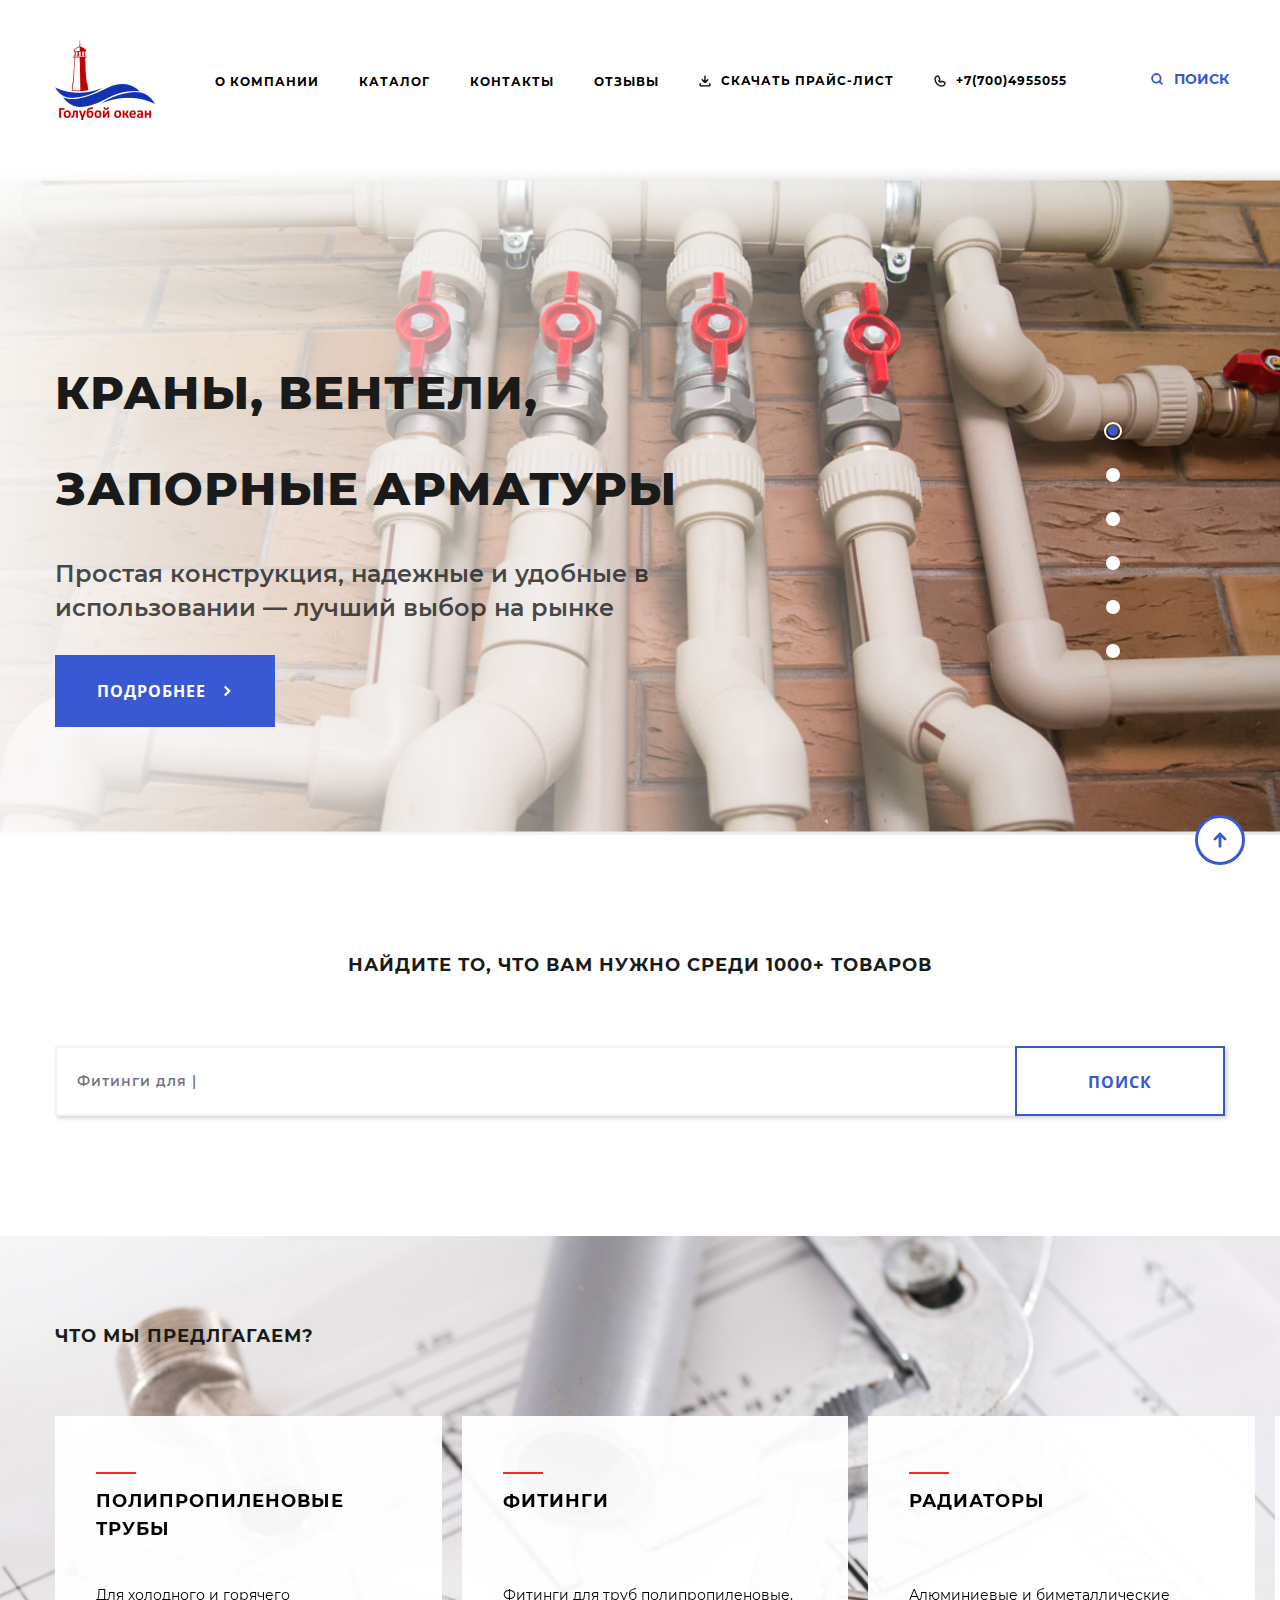
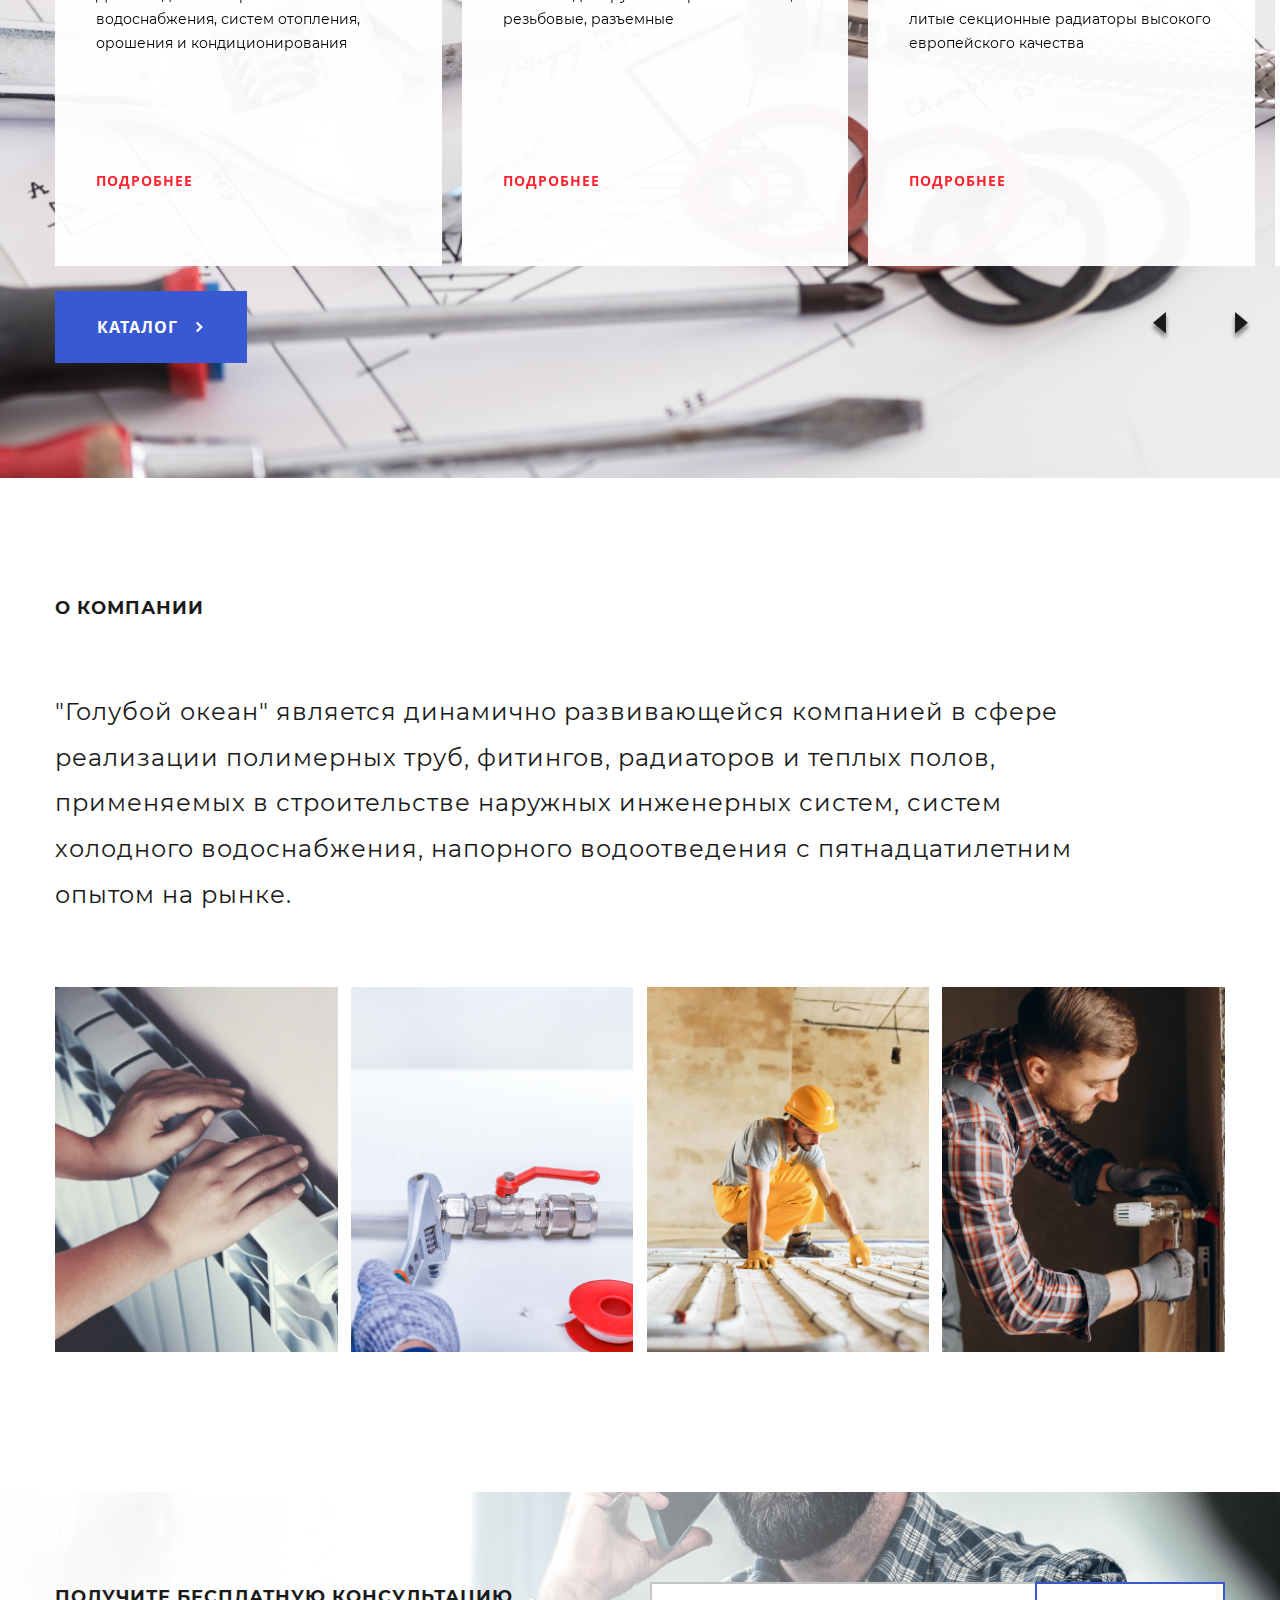
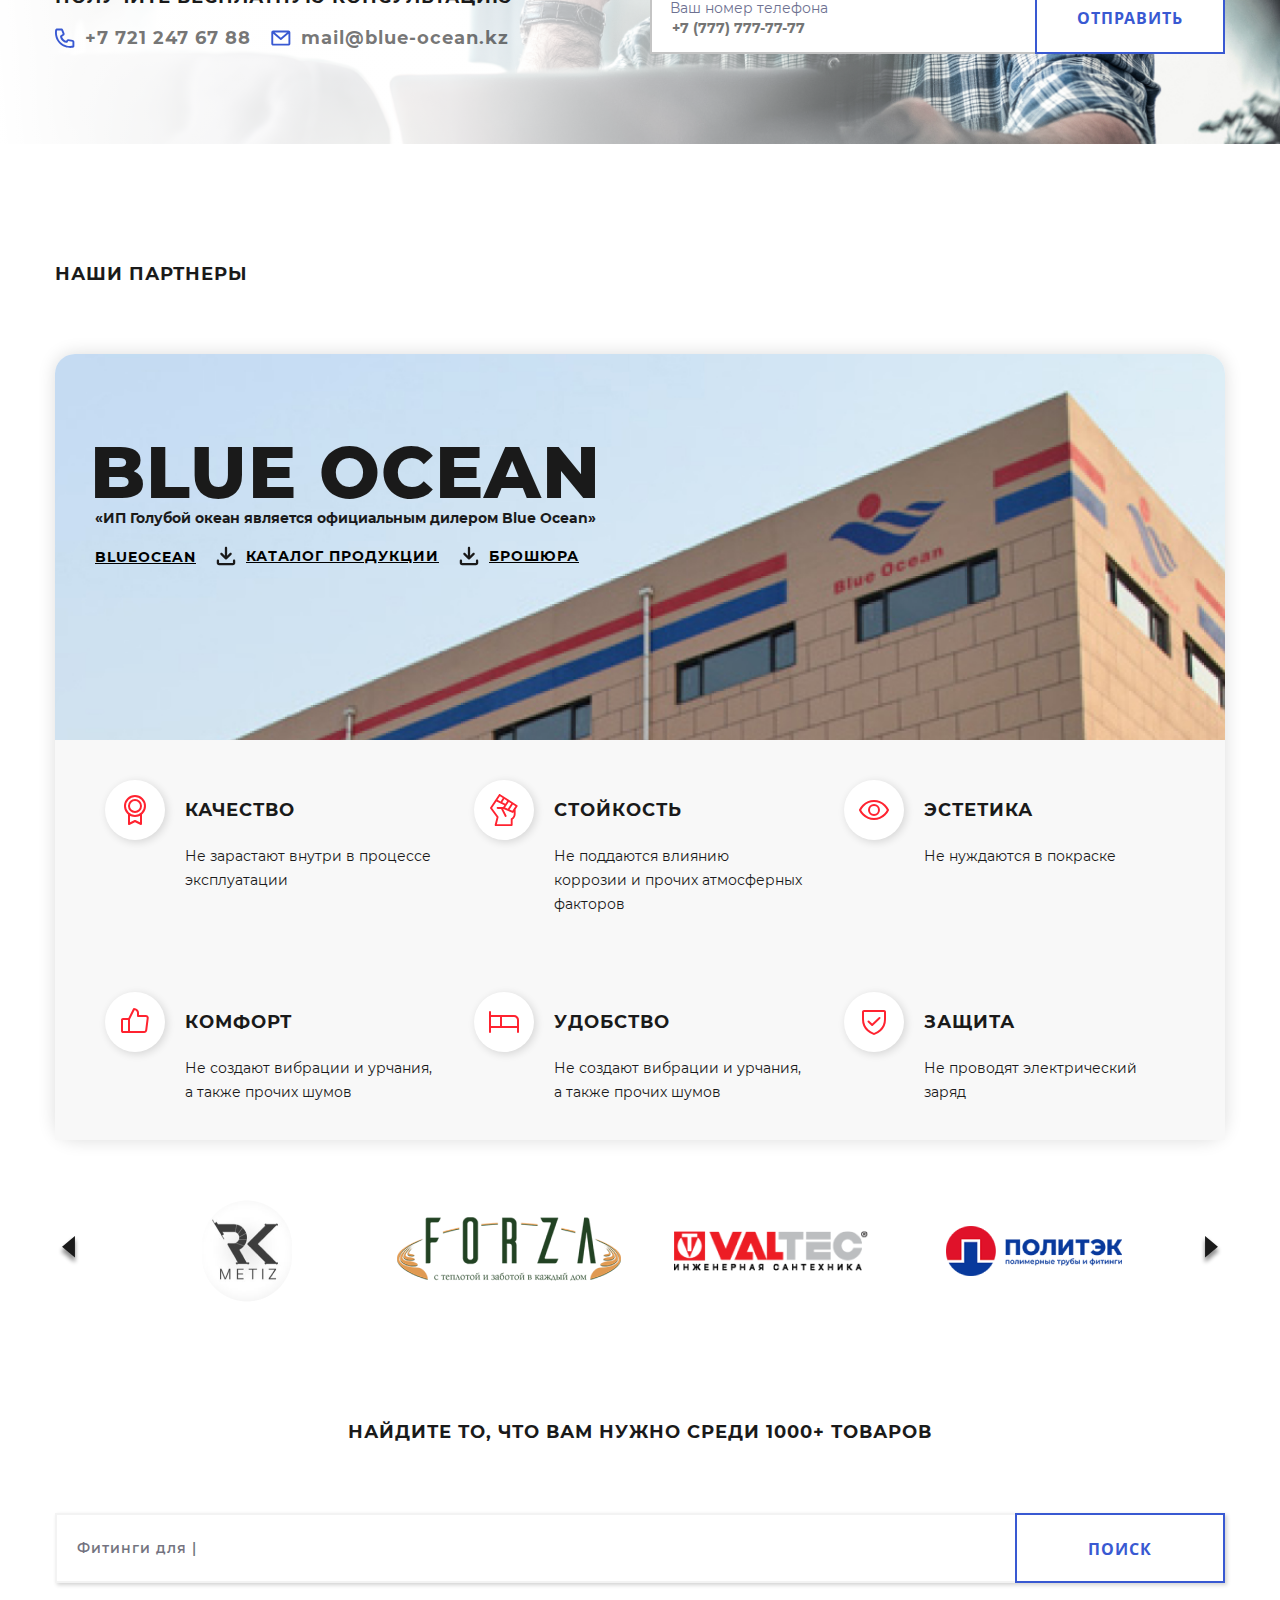
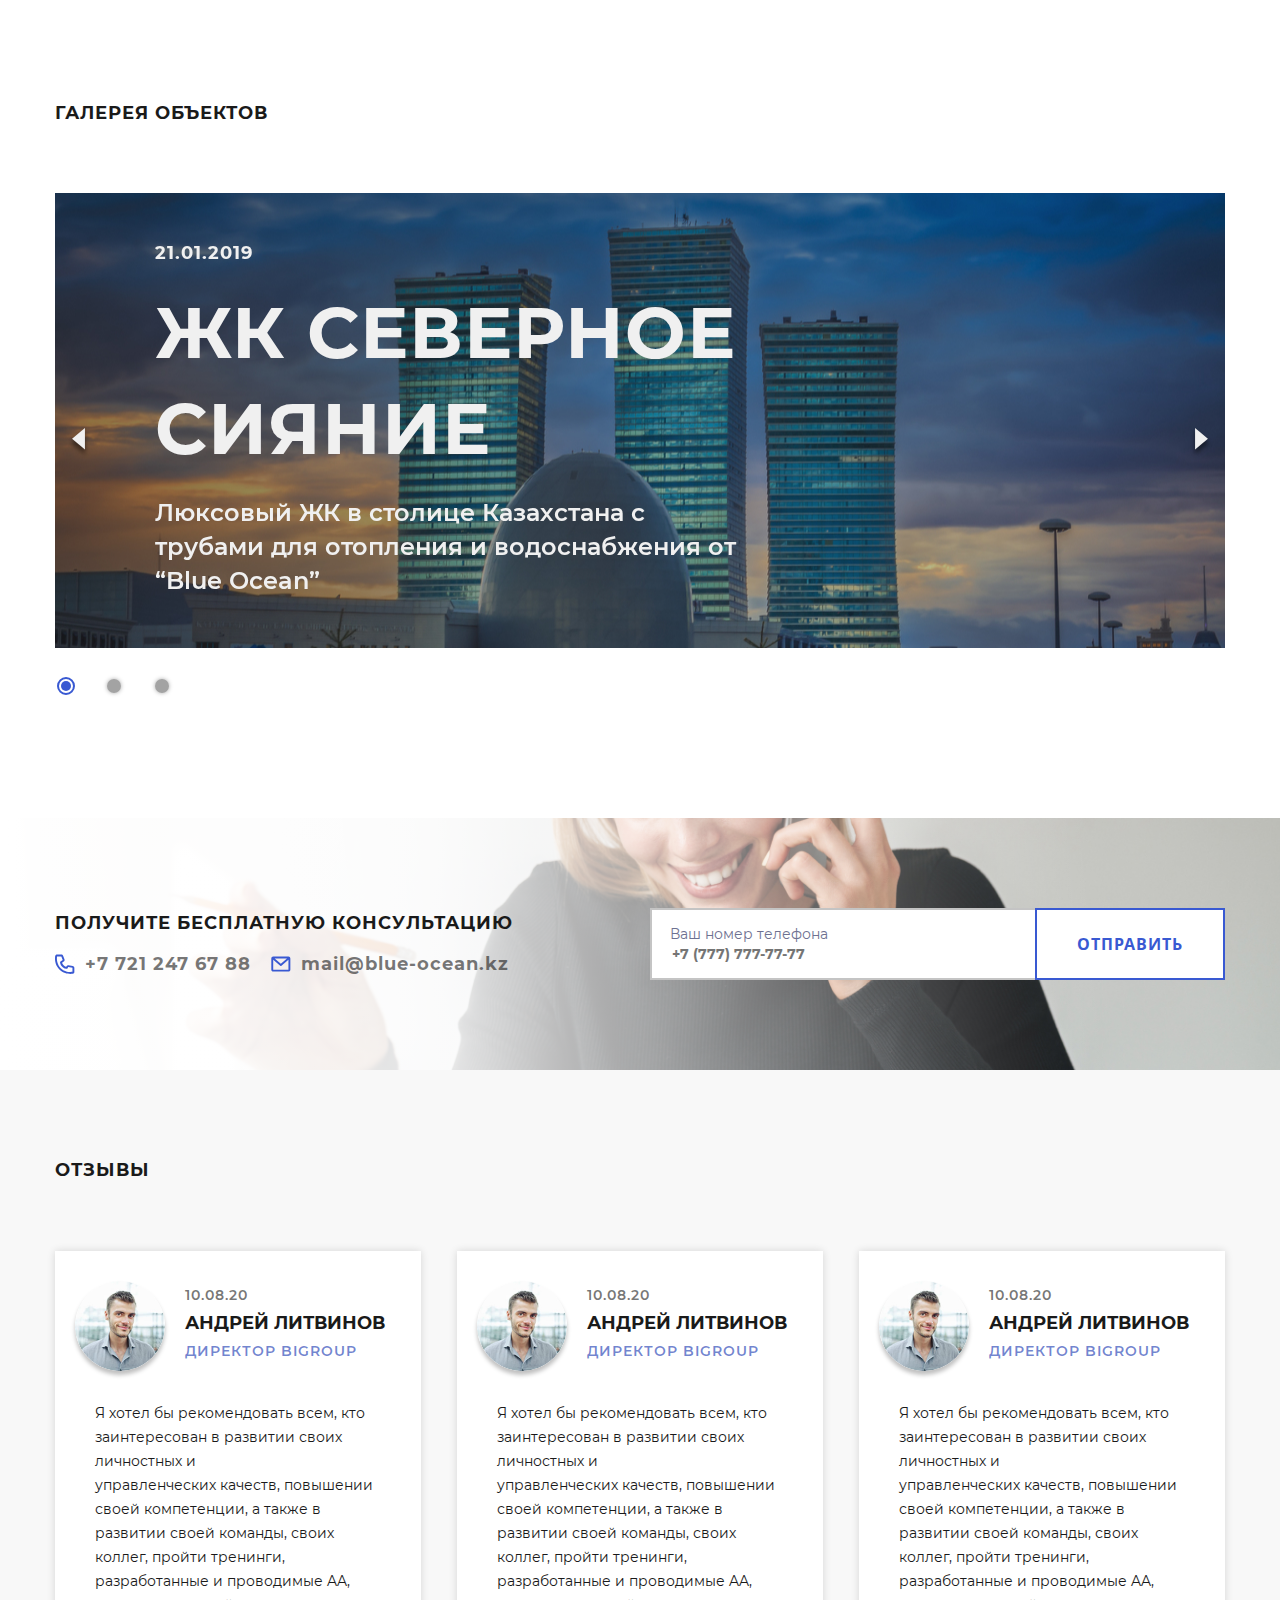
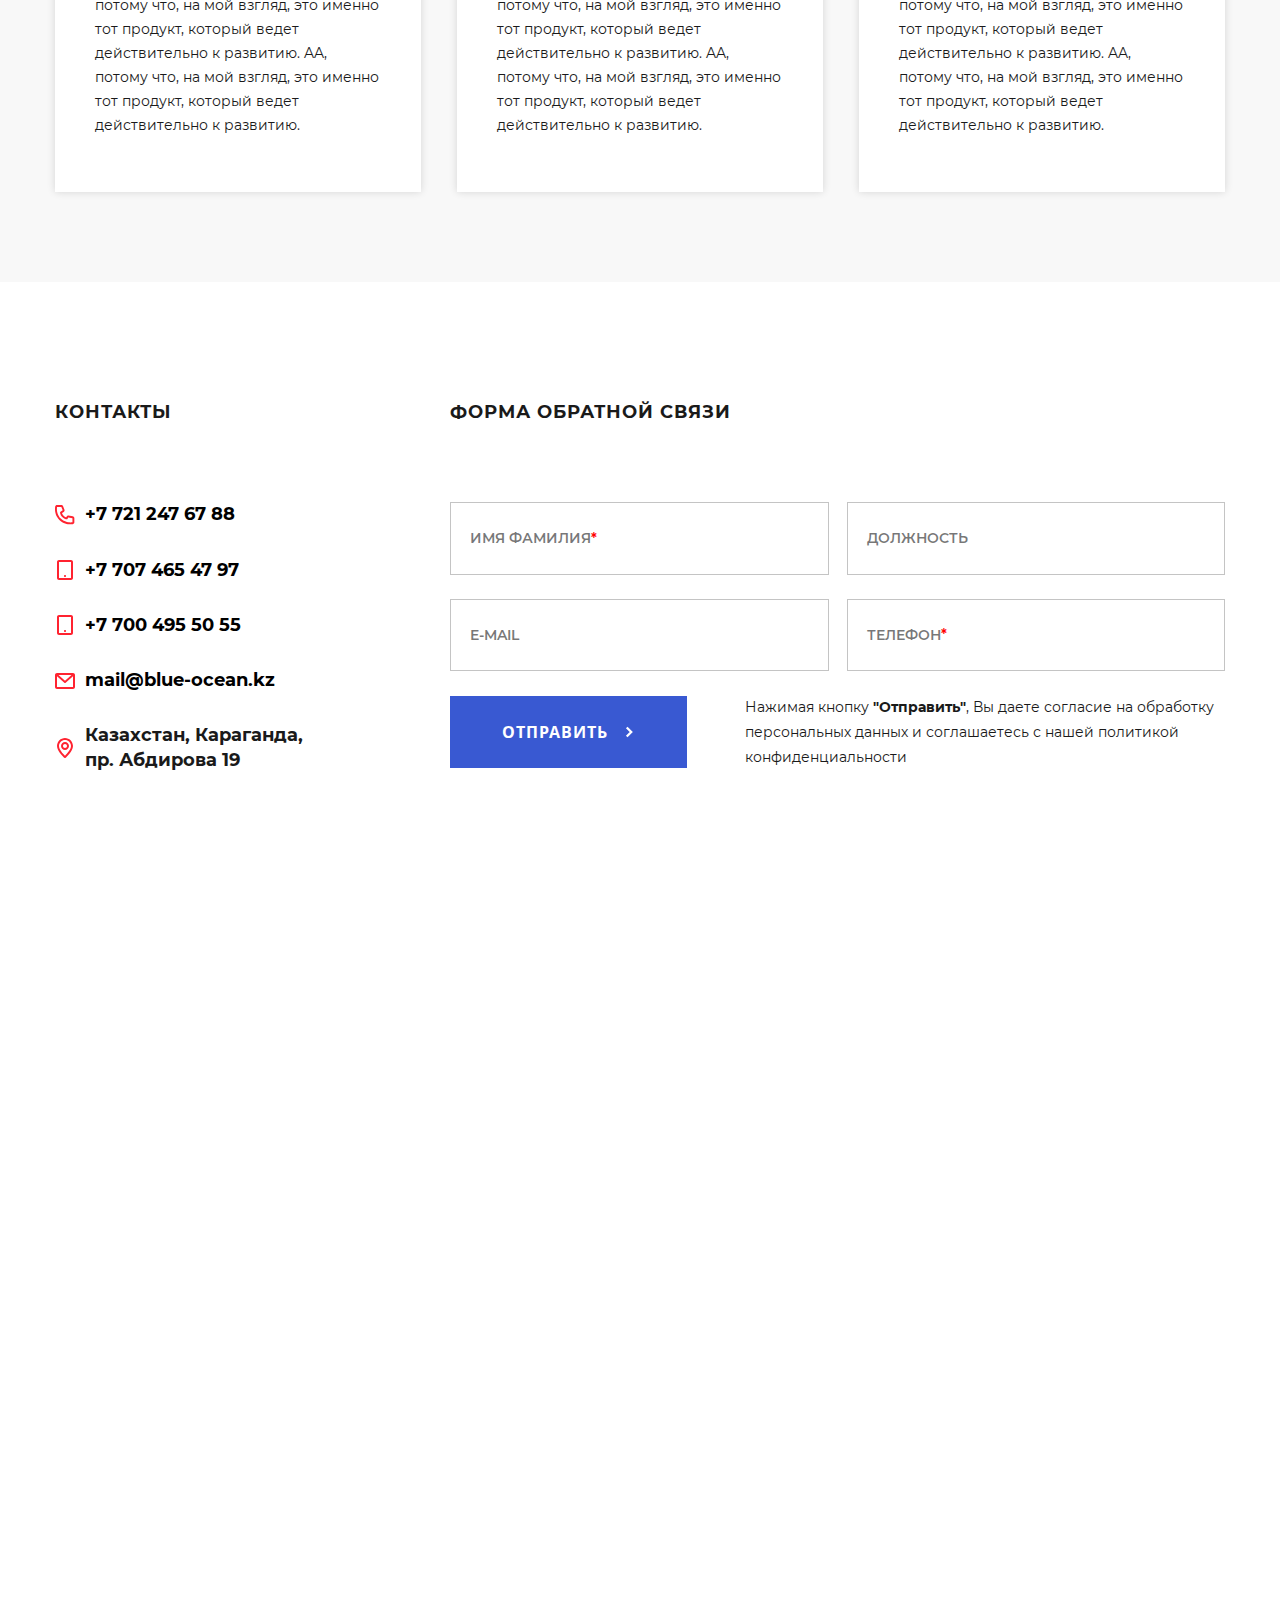
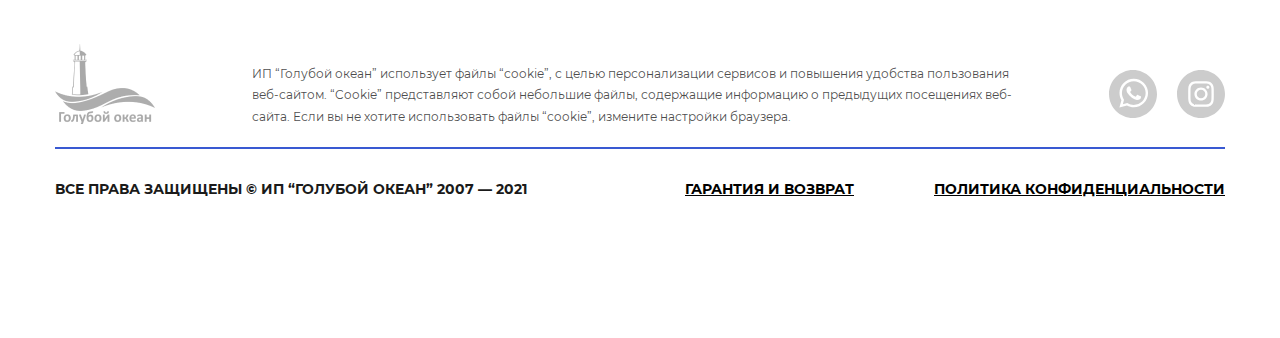
<file: index.html>
<!DOCTYPE html>
<html lang="ru">
  <head>
    <meta charset="utf-8">
    <meta name="viewport" content="width=device-width">
    <meta http-equiv="X-UA-Compatible" content="ie=edge">
    <title>BlueOcean - Главная</title>
    <link rel="stylesheet" property="stylesheet" href="front.css"/>
  </head>
  <body>
    <div class="set">
      <header class="header">
        <div class="section">
          <div class="header__inner"><a class="header__logo" href="/"><img class="header__img" src="img/logo.png"></a>
            <form class="header__form" data-submit="submit-form">
              <input class="header__form-input" type="text" data-outfocus="outInput">
              <button class="header__form-btn" type="button" data-click="toggleInput">
                <svg class="header__form-icon fill-none">
                  <use xlink:href="img/sprite.svg#search"></use>
                </svg>Поиск
              </button>
            </form>
            <nav class="header__menu menu">
              <ul class="menu__list">
                <li class="menu__item"><a class="menu__link" href="./about.html">О компании</a></li>
                <li class="menu__item"><a class="menu__link" href="./catalog.html">Каталог</a></li>
                <li class="menu__item"><a class="menu__link" href="./contact.html">Контакты</a></li>
                <li class="menu__item"><a class="menu__link" href="/#reviews">Отзывы</a></li>
                <li class="menu__item"><a class="menu__link" href="#">
                    <svg class="menu__icon">
                      <use xlink:href="img/sprite.svg#download"></use>
                    </svg>Скачать прайс-лист</a></li>
                <li class="menu__item"><a class="menu__link" href="tel:+7(700)4955055">
                    <svg class="menu__icon">
                      <use xlink:href="img/sprite.svg#phone"></use>
                    </svg>+7(700)4955055</a></li>
              </ul>
            </nav>
            <button class="header__toggle" data-click="burger"><span class="header__line"></span><span class="header__line"></span><span class="header__line"></span></button>
          </div>
        </div>
      </header>
      <main class="main">
        <section class="hero">
          <div class="hero-slider">
            <div class="swiper-wrapper">
              <div class="swiper-slide">
                <div class="hero-slider__item"> 
                  <div class="section">
                    <div class="hero-slider__content">
                      <h1 class="hero-slider__title title-secondary title-secondary--md">краны, вентели, запорные арматуры</h1>
                      <p class="hero-slider__descr">Простая конструкция, надежные и удобные в использовании — лучший выбор на рынке</p><a class="hero-slider__btn btn btn--primary" href="catalog.html">Подробнее
                        <svg class="fill-none btn__icon">
                          <use xlink:href="img/sprite.svg#arrow-right"></use>
                        </svg></a>
                    </div>
                  </div>
                </div>
              </div>
              <div class="swiper-slide">
                <div class="hero-slider__item"> 
                  <div class="section">
                    <div class="hero-slider__content">
                      <h1 class="hero-slider__title title-secondary title-secondary--md">краны, вентели, запорные арматуры</h1>
                      <p class="hero-slider__descr">Простая конструкция, надежные и удобные в использовании — лучший выбор на рынке</p><a class="hero-slider__btn btn btn--primary" href="catalog.html">Подробнее
                        <svg class="fill-none btn__icon">
                          <use xlink:href="img/sprite.svg#arrow-right"></use>
                        </svg></a>
                    </div>
                  </div>
                </div>
              </div>
              <div class="swiper-slide">
                <div class="hero-slider__item"> 
                  <div class="section">
                    <div class="hero-slider__content">
                      <h1 class="hero-slider__title title-secondary title-secondary--md">краны, вентели, запорные арматуры</h1>
                      <p class="hero-slider__descr">Простая конструкция, надежные и удобные в использовании — лучший выбор на рынке</p><a class="hero-slider__btn btn btn--primary" href="catalog.html">Подробнее
                        <svg class="fill-none btn__icon">
                          <use xlink:href="img/sprite.svg#arrow-right"></use>
                        </svg></a>
                    </div>
                  </div>
                </div>
              </div>
              <div class="swiper-slide">
                <div class="hero-slider__item"> 
                  <div class="section">
                    <div class="hero-slider__content">
                      <h1 class="hero-slider__title title-secondary title-secondary--md">краны, вентели, запорные арматуры</h1>
                      <p class="hero-slider__descr">Простая конструкция, надежные и удобные в использовании — лучший выбор на рынке</p><a class="hero-slider__btn btn btn--primary" href="catalog.html">Подробнее
                        <svg class="fill-none btn__icon">
                          <use xlink:href="img/sprite.svg#arrow-right"></use>
                        </svg></a>
                    </div>
                  </div>
                </div>
              </div>
              <div class="swiper-slide">
                <div class="hero-slider__item"> 
                  <div class="section">
                    <div class="hero-slider__content">
                      <h1 class="hero-slider__title title-secondary title-secondary--md">краны, вентели, запорные арматуры</h1>
                      <p class="hero-slider__descr">Простая конструкция, надежные и удобные в использовании — лучший выбор на рынке</p><a class="hero-slider__btn btn btn--primary" href="catalog.html">Подробнее
                        <svg class="fill-none btn__icon">
                          <use xlink:href="img/sprite.svg#arrow-right"></use>
                        </svg></a>
                    </div>
                  </div>
                </div>
              </div>
              <div class="swiper-slide">
                <div class="hero-slider__item"> 
                  <div class="section">
                    <div class="hero-slider__content">
                      <h1 class="hero-slider__title title-secondary title-secondary--md">краны, вентели, запорные арматуры</h1>
                      <p class="hero-slider__descr">Простая конструкция, надежные и удобные в использовании — лучший выбор на рынке</p><a class="hero-slider__btn btn btn--primary" href="catalog.html">Подробнее
                        <svg class="fill-none btn__icon">
                          <use xlink:href="img/sprite.svg#arrow-right"></use>
                        </svg></a>
                    </div>
                  </div>
                </div>
              </div>
            </div>
            <div class="pagination"></div>
          </div>
        </section>
        <section class="search">
          <div class="section"> 
            <h2 class="search__title title title--sm">Найдите то, что вам нужно среди 1000+ товаров</h2>
            <form class="search__form" action="#">
              <input class="search__form-input" type="text" placeholder="Фитинги для |">
              <button class="search__form-btn btn btn--alt" type="submit">Поиск</button>
            </form>
          </div>
        </section>
        <section class="offer">
          <div class="section">
            <div class="offer__title title title--sm">Что мы предлгагаем?</div>
            <div class="offer__wrapper">
              <div class="offer-slider slider">
                <div class="swiper-wrapper">
                  <div class="swiper-slide"><a class="offer__link" href="catalog-inner.html"> 
                      <div class="offer-slider__item section-product"> 
                        <h2 class="section-product__title">Полипропиленовые  трубы</h2>
                        <p class="section-product__descr">Для холодного и горячего водоснабжения, систем отопления, орошения и кондиционирования</p><span class="section-product__btn" href="#">Подробнее</span>
                      </div></a></div>
                  <div class="swiper-slide"><a class="offer__link" href="catalog-inner.html"> 
                      <div class="offer-slider__item section-product"> 
                        <h2 class="section-product__title">Фитинги</h2>
                        <p class="section-product__descr">Фитинги для труб полипропиленовые, резьбовые, разъемные</p><span class="section-product__btn" href="#">Подробнее</span>
                      </div></a></div>
                  <div class="swiper-slide"><a class="offer__link" href="catalog-inner.html"> 
                      <div class="offer-slider__item section-product"> 
                        <h2 class="section-product__title">Радиаторы</h2>
                        <p class="section-product__descr">Алюминиевые и биметаллические литые секционные радиаторы высокого европейского качества</p><span class="section-product__btn" href="#">Подробнее</span>
                      </div></a></div>
                  <div class="swiper-slide"><a class="offer__link" href="catalog-inner.html"> 
                      <div class="offer-slider__item section-product"> 
                        <h2 class="section-product__title">Теплые полы</h2>
                        <p class="section-product__descr">Трубы для &quot;теплого пола&quot; из полиэтилена и металлопластика, сопутствующие фитинги</p><span class="section-product__btn" href="#">Подробнее</span>
                      </div></a></div>
                </div>
                <div class="offer-slider__bottom"><a class="hero-slider__btn btn btn--primary" href="catalog.html">Каталог
                    <svg class="fill-none btn__icon">
                      <use xlink:href="img/sprite.svg#arrow-right"></use>
                    </svg></a>
                  <div class="offer-slider__buttons">
                    <div class="swiper-button-prev swiper-button-prev--dark">
                      <svg> 
                        <use xlink:href="img/sprite.svg#prev-btn"></use>
                      </svg>
                    </div>
                    <div class="swiper-button-next swiper-button-next--dark">
                      <svg> 
                        <use xlink:href="img/sprite.svg#next-btn"></use>
                      </svg>
                    </div>
                  </div>
                </div>
              </div>
            </div>
          </div>
        </section>
        <section class="about">
          <div class="section">
            <h2 class="about__title title title--sm">О компании</h2>
            <p class="about__descr">"Голубой океан" является динамично развивающейся компанией в сфере реализации полимерных труб, фитингов, радиаторов и теплых полов, применяемых в строительстве наружных инженерных систем, систем холодного водоснабжения, напорного водоотведения с пятнадцатилетним опытом на рынке.</p>
            <div class="about__wrapper"> 
              <div class="about__item"><img class="about__img" src="img/about-1.png" alt=""></div>
              <div class="about__item"> <img class="about__img" src="img/about-2.png" alt=""></div>
              <div class="about__item"> <img class="about__img" src="img/about-3.png" alt=""></div>
              <div class="about__item"> <img class="about__img" src="img/about-4.png" alt=""></div>
            </div>
          </div>
        </section>
        <section class="consultation">
          <div class="section">
            <div class="consultation__wrapper">
              <div class="consultation__info">
                <h2 class="consultation__title">Получите бесплатную консультацию</h2>
                <ul class="consultation__contact">
                  <li class="consultation__contact-item consultation__contact-item--phone">+7 721 247 67 88</li>
                  <li class="consultation__contact-item consultation__contact-item--envelope">mail@blue-ocean.kz</li>
                </ul>
              </div>
              <form class="consultation__form" action="#" data-submit="submutUserConsult">
                <div class="consultation__form-group">
                  <input type="hidden" name="consultFormSource" value="Заявка на консультацию">
                  <input class="consultation__form-input form-input" type="tel" name="consult-phone" placeholder="+7 (777) 777-77-77"><small class="contacts__form-error">Ошибка</small>
                </div><span class="consultation__form-label">Ваш номер телефона</span>
                <button class="consultation__form-btn btn btn--alt" type="submit">Отправить</button>
              </form>
            </div>
          </div>
        </section>
        <section class="partners">
          <div class="section">
            <h2 class="partners__title title title--sm">Наши партнеры</h2>
            <div class="features">
              <div class="features__header">
                <h3 class="features__title title-secondary title-secondary--lg">Blue ocean</h3>
                <p class="features__descr">«ИП Голубой океан является официальным дилером Blue Ocean»</p>
                <ul class="features__list">
                  <li class="features__list-item"><a class="features__list-link" href="#">Blueocean</a></li>
                  <li class="features__list-item"><a class="features__list-link" href="#">
                      <svg>
                        <use xlink:href="img/sprite.svg#download"></use>
                      </svg>Каталог продукции</a></li>
                  <li class="features__list-item"><a class="features__list-link" href="#">
                      <svg>
                        <use xlink:href="img/sprite.svg#download"></use>
                      </svg>Брошюра</a></li>
                </ul>
              </div>
              <ul class="features__wrapper">
                <li class="features__item"><span class="features__item-icon fill-none">
                    <svg>
                      <use xlink:href="img/sprite.svg#medal"></use>
                    </svg></span>
                  <div class="features__item-info">
                    <h4 class="features__item-title">Качество</h4>
                    <p class="features__item-descr">Не зарастают внутри в процессе эксплуатации</p>
                  </div>
                </li>
                <li class="features__item"><span class="features__item-icon fill-none">
                    <svg>
                      <use xlink:href="img/sprite.svg#fist"></use>
                    </svg></span>
                  <div class="features__item-info">
                    <h4 class="features__item-title">Стойкость</h4>
                    <p class="features__item-descr">Не поддаются влиянию коррозии и прочих  атмосферных факторов</p>
                  </div>
                </li>
                <li class="features__item"><span class="features__item-icon fill-none">
                    <svg>
                      <use xlink:href="img/sprite.svg#eye"></use>
                    </svg></span>
                  <div class="features__item-info">
                    <h4 class="features__item-title">Эстетика</h4>
                    <p class="features__item-descr">Не нуждаются в покраске </p>
                  </div>
                </li>
                <li class="features__item"><span class="features__item-icon fill-none">
                    <svg>
                      <use xlink:href="img/sprite.svg#like"></use>
                    </svg></span>
                  <div class="features__item-info">
                    <h4 class="features__item-title">Комфорт</h4>
                    <p class="features__item-descr">Не создают вибрации и урчания, а также прочих шумов</p>
                  </div>
                </li>
                <li class="features__item"><span class="features__item-icon fill-none">
                    <svg>
                      <use xlink:href="img/sprite.svg#flag"></use>
                    </svg></span>
                  <div class="features__item-info">
                    <h4 class="features__item-title">Удобство</h4>
                    <p class="features__item-descr">Не создают вибрации и урчания, а также прочих шумов</p>
                  </div>
                </li>
                <li class="features__item"><span class="features__item-icon fill-none">
                    <svg>
                      <use xlink:href="img/sprite.svg#shield-check"></use>
                    </svg></span>
                  <div class="features__item-info">
                    <h4 class="features__item-title">Защита</h4>
                    <p class="features__item-descr">Не проводят электрический заряд</p>
                  </div>
                </li>
              </ul>
            </div>
            <div class="partners__wrapper slider">
              <div class="partners-slider">
                <div class="swiper-wrapper">
                  <div class="swiper-slide">
                    <div class="partners-slider__item"><img src="img/partners-1.png" alt=""></div>
                  </div>
                  <div class="swiper-slide">
                    <div class="partners-slider__item"><img src="img/partners-2.png" alt=""></div>
                  </div>
                  <div class="swiper-slide">
                    <div class="partners-slider__item"><img src="img/partners-3.png" alt=""></div>
                  </div>
                  <div class="swiper-slide">
                    <div class="partners-slider__item"><img src="img/partners-4.png" alt=""></div>
                  </div>
                </div>
                <div class="swiper-button-prev swiper-button-prev--dark">
                  <svg> 
                    <use xlink:href="img/sprite.svg#prev-btn"></use>
                  </svg>
                </div>
                <div class="swiper-button-next swiper-button-next--dark">
                  <svg> 
                    <use xlink:href="img/sprite.svg#next-btn"></use>
                  </svg>
                </div>
              </div>
            </div>
          </div>
        </section>
        <section class="search">
          <div class="section"> 
            <h2 class="search__title title title--sm">Найдите то, что вам нужно среди 1000+ товаров</h2>
            <form class="search__form" action="#">
              <input class="search__form-input" type="text" placeholder="Фитинги для |">
              <button class="search__form-btn btn btn--alt" type="submit">Поиск</button>
            </form>
          </div>
        </section>
        <section class="gallery">
          <div class="section"> 
            <h2 class="gallery__title title title--sm">Галерея объектов</h2>
            <div class="gallery__wrapper">
              <div class="gallery-slider slider">
                <div class="swiper-wrapper">
                  <div class="swiper-slide">
                    <div class="gallery__item" style="background-image: url('img/gallery-1.jpg')">
                      <div class="gallery__item-info">
                        <time class="gallery__item-date" datetime="2019-21-09">21.01.2019</time>
                        <h3 class="gallery__item-title title-secondary title-secondary--lg">жк северное сияние</h3>
                        <p class="gallery__item-descr">Люксовый ЖК в столице Казахстана с трубами для отопления и водоснабжения от “Blue Ocean”</p>
                      </div>
                    </div>
                  </div>
                  <div class="swiper-slide">
                    <div class="gallery__item" style="background-image: url('img/gallery-2.jpg')">
                      <div class="gallery__item-info">
                        <time class="gallery__item-date" datetime="2019-21-09">21.01.2019</time>
                        <h3 class="gallery__item-title title-secondary title-secondary--lg">жк северное сияние</h3>
                        <p class="gallery__item-descr">Люксовый ЖК в столице Казахстана с трубами для отопления и водоснабжения от “Blue Ocean”</p>
                      </div>
                    </div>
                  </div>
                  <div class="swiper-slide">
                    <div class="gallery__item" style="background-image: url('img/gallery-2.jpg')">
                      <div class="gallery__item-info">
                        <time class="gallery__item-date" datetime="2019-21-09">21.01.2019</time>
                        <h3 class="gallery__item-title title-secondary title-secondary--lg">жк северное сияние</h3>
                        <p class="gallery__item-descr">Люксовый ЖК в столице Казахстана с трубами для отопления и водоснабжения от “Blue Ocean”</p>
                      </div>
                    </div>
                  </div>
                </div>
                <div class="swiper-pagination"></div>
                <div class="swiper-button-prev swiper-button-prev--light">
                  <svg>
                    <use xlink:href="img/sprite.svg#prev-btn"></use>
                  </svg>
                </div>
                <div class="swiper-button-next swiper-button-next--light">
                  <svg>
                    <use xlink:href="img/sprite.svg#next-btn"></use>
                  </svg>
                </div>
              </div>
            </div>
          </div>
        </section>
        <section class="consultation consultation--woman">
          <div class="section">
            <div class="consultation__wrapper">
              <div class="consultation__info">
                <h2 class="consultation__title">Получите бесплатную консультацию</h2>
                <ul class="consultation__contact">
                  <li class="consultation__contact-item consultation__contact-item--phone">+7 721 247 67 88</li>
                  <li class="consultation__contact-item consultation__contact-item--envelope">mail@blue-ocean.kz</li>
                </ul>
              </div>
              <form class="consultation__form" action="#" data-submit="submutUserConsult">
                <div class="consultation__form-group">
                  <input type="hidden" name="consultFormSource" value="Заявка на консультацию">
                  <input class="consultation__form-input" type="tel" name="consult-phone" placeholder="+7 (777) 777-77-77"><small class="contacts__form-error">Ошибка</small><span class="consultation__form-label">Ваш номер телефона</span>
                  <button class="consultation__form-btn btn btn--alt" type="submit">Отправить</button>
                </div>
              </form>
            </div>
          </div>
        </section>
        <section class="reviews" id="reviews">
          <div class="reviews__wrapper">
            <div class="section">
              <h2 class="reviews__title title title--sm">Отзывы</h2>
              <div class="reviews__inner">
                <div class="reviews__item">
                  <div class="reviews__header"><img class="reviews__img" src="img/reviews-1.png" alt="">
                    <div class="reviews__info">
                      <time class="reviews__time" datetime="2019-10-08">10.08.20</time>
                      <h3 class="reviews__name">Андрей литвинов</h3><span class="reviews__prof">Директор BIGROUP</span>
                    </div>
                  </div>
                  <p class="reviews__descr">Я хотел бы рекомендовать всем, кто заинтересован в развитии своих личностных и <span class="reviews__content">управленческих качеств, повышении своей компетенции, а также в развитии своей команды, своих коллег, пройти тренинги, разработанные и проводимые AA, потому что, на мой взгляд, это именно тот продукт, который ведет действительно к развитию. AA, потому что, на мой взгляд, это именно тот продукт, который ведет действительно к развитию.</span></p>
                  <button class="reviews__button" type="button" data-click="showMoreReviews">Больше</button>
                </div>
                <div class="reviews__item">
                  <div class="reviews__header"><img class="reviews__img" src="img/reviews-1.png" alt="">
                    <div class="reviews__info">
                      <time class="reviews__time" datetime="2019-10-08">10.08.20</time>
                      <h3 class="reviews__name">Андрей литвинов</h3><span class="reviews__prof">Директор BIGROUP</span>
                    </div>
                  </div>
                  <p class="reviews__descr">Я хотел бы рекомендовать всем, кто заинтересован в развитии своих личностных и <span class="reviews__content">управленческих качеств, повышении своей компетенции, а также в развитии своей команды, своих коллег, пройти тренинги, разработанные и проводимые AA, потому что, на мой взгляд, это именно тот продукт, который ведет действительно к развитию. AA, потому что, на мой взгляд, это именно тот продукт, который ведет действительно к развитию.</span></p>
                  <button class="reviews__button" type="button" data-click="showMoreReviews">Больше</button>
                </div>
                <div class="reviews__item">
                  <div class="reviews__header"><img class="reviews__img" src="img/reviews-1.png" alt="">
                    <div class="reviews__info">
                      <time class="reviews__time" datetime="2019-10-08">10.08.20</time>
                      <h3 class="reviews__name">Андрей литвинов</h3><span class="reviews__prof">Директор BIGROUP</span>
                    </div>
                  </div>
                  <p class="reviews__descr">Я хотел бы рекомендовать всем, кто заинтересован в развитии своих личностных и <span class="reviews__content">управленческих качеств, повышении своей компетенции, а также в развитии своей команды, своих коллег, пройти тренинги, разработанные и проводимые AA, потому что, на мой взгляд, это именно тот продукт, который ведет действительно к развитию. AA, потому что, на мой взгляд, это именно тот продукт, который ведет действительно к развитию.</span></p>
                  <button class="reviews__button" type="button" data-click="showMoreReviews">Больше</button>
                </div>
              </div>
            </div>
          </div>
        </section>
        <section class="contacts">
          <div class="section">
            <div class="contacts__wrapper">
              <div class="contacts__left">
                <h2 class="contacts__title title title--sm">Контакты</h2>
                <ul class="contact-list">
                  <li class="contact-list__item contact-list__item--call"> <a href="tel:+7 721 247 67 88">+7 721 247 67 88</a></li>
                  <li class="contact-list__item contact-list__item--phone"> <a href="tel:+7 707 465 47 97">+7 707 465 47 97</a></li>
                  <li class="contact-list__item contact-list__item--phone"> <a href="tel:+7 700 495 50 55">+7 700 495 50 55</a></li>
                  <li class="contact-list__item contact-list__item--envelope"> <a href="mailto:mail@blue-ocean.kz">mail@blue-ocean.kz</a></li>
                  <li class="contact-list__item contact-list__item--map">Казахстан, Караганда, пр. Абдирова 19</li>
                </ul>
              </div>
              <form class="contacts__form" action="#" data-submit="submitUserRequest"> 
                <h2 class="contacts__title title title--sm">Форма обратной связи</h2>
                <div class="contacts__form-wrapper">
                  <input type="hidden" name="formSource" value="Форма обратной связи">
                  <div class="contacts__form-group contacts__form-group--require">
                    <input class="contacts__form-input contacts__form-input--require name form-input" type="text" name="name" data-input="formInput">
                    <label class="contacts__form-label contacts__form-label--require">Имя фамилия</label><small class="contacts__form-error">Ошибка</small>
                  </div>
                  <div class="contacts__form-group">
                    <input class="contacts__form-input" type="text" name="position" data-input="formInput">
                    <label class="contacts__form-label">Должность</label>
                  </div>
                  <div class="contacts__form-group">
                    <input class="contacts__form-input" type="email" name="email" data-input="formInput">
                    <label class="contacts__form-label">E-MAIL</label>
                  </div>
                  <div class="contacts__form-group contacts__form-group--require">
                    <input class="contacts__form-input contacts__form-input--require phone form-input" type="tel" name="phone" data-input="formInput">
                    <label class="contacts__form-label contacts__form-label--require">Телефон</label><small class="contacts__form-error">Ошибка</small>
                  </div>
                  <div class="contacts__form-bottom">
                    <button class="contacts__form-btn btn btn--primary" type="submit">Отправить
                      <svg class="fill-none btn__icon">
                        <use xlink:href="img/sprite.svg#arrow-right"></use>
                      </svg>
                    </button>
                    <p class="contacts__form-privacy">Нажимая кнопку <span>"Отправить"</span>, Вы даете согласие на обработку персональных данных и соглашаетесь с нашей политикой конфиденциальности</p>
                  </div>
                </div>
              </form>
            </div>
          </div>
        </section>
        <div class="map">
           <iframe id="map_934231154" frameborder="0"  sandbox="allow-modals allow-forms allow-scripts allow-same-origin allow-popups allow-top-navigation-by-user-activation"></iframe><script type="text/javascript">(function(e,t){var r=document.getElementById(e);r.contentWindow.document.open(),r.contentWindow.document.write(atob(t)),r.contentWindow.document.close()})("map_934231154", "[base64]/[base64]/[base64]")</script></div>
        <div class="popup" data-click="closePopup">
          <div class="popup__wrapper"> 
            <div class="popup__success">
              <div class="popup__content"> 
                <div class="popup__icon"><svg version="1.1" xmlns="http://www.w3.org/2000/svg" viewBox="0 0 130.2 130.2">
<circle class="path circle" fill="none" stroke="#73AF55" stroke-width="6" stroke-miterlimit="10" cx="65.1" cy="65.1" r="62.1"/>
<polyline class="path check" fill="none" stroke="#73AF55" stroke-width="6" stroke-linecap="round" stroke-miterlimit="10" points="100.2,40.2 51.5,88.8 29.8,67.5 "/>
</svg>
                </div>
                <h2 class="popup__title">Успешно!</h2>
                <p class="popup__descr">Ваша заявка принята! Ожидайте</p>
              </div>
            </div>
            <div class="popup__error">
              <div class="popup__content"> 
                <div class="popup__icon"><svg version="1.1" xmlns="http://www.w3.org/2000/svg" viewBox="0 0 130.2 130.2">
<circle class="path circle" fill="none" stroke="#D06079" stroke-width="6" stroke-miterlimit="10" cx="65.1" cy="65.1" r="62.1"/>
<line class="path line" fill="none" stroke="#D06079" stroke-width="6" stroke-linecap="round" stroke-miterlimit="10" x1="34.4" y1="37.9" x2="95.8" y2="92.3"/>
<line class="path line" fill="none" stroke="#D06079" stroke-width="6" stroke-linecap="round" stroke-miterlimit="10" x1="95.8" y1="38" x2="34.4" y2="92.2"/>
</svg>
                </div>
                <h2 class="popup__title">Ой!</h2>
                <p class="popup__descr">Что-то пошло не так...</p>
              </div>
            </div>
          </div>
        </div><a class="top-btn" href="#">
          <svg class="fill-none"> 
            <use xlink:href="img/sprite.svg#top-arrow"> </use>
          </svg></a>
      </main>
      <footer class="footer">
        <div class="section">
          <div class="footer__top"><a class="footer__logo" href="#"><img src="img/logo.png" alt=""></a>
            <p class="footer__desrc">ИП “Голубой океан” использует файлы “cookie”, с целью персонализации сервисов и повышения удобства пользования веб-сайтом. “Cookie” представляют собой небольшие файлы, содержащие информацию о предыдущих посещениях веб-сайта. Если вы не хотите использовать файлы “cookie”, измените настройки браузера.</p>
            <ul class="footer__social">
              <li class="footer__social-item"><a class="footer__social-link footer__social-link--whatsapp" href="#">
                  <svg>
                    <use xlink:href="img/sprite.svg#whatsapp"></use>
                  </svg></a></li>
              <li class="footer__social-item"><a class="footer__social-link footer__social-link--insta" href="#">
                  <svg>
                    <use xlink:href="img/sprite.svg#instagram"></use>
                  </svg></a></li>
            </ul>
          </div>
          <div class="footer__bottom">
            <p class="footer__copyright">Все права защищены ©  ИП “Голубой океан” 2007 — 2021</p>
            <ul class="footer__bottom-list">
              <li class="footer__bottom-item"><a class="footer__bottom-link" href="#">гарантия и возврат</a></li>
              <li class="footer__bottom-item"><a class="footer__bottom-link" href="#">Политика конфиденциальности</a></li>
            </ul>
          </div>
        </div>
        <script async="async" src="front.js" type="module"></script>
      </footer>
    </div>
  </body>
</html>
</file>
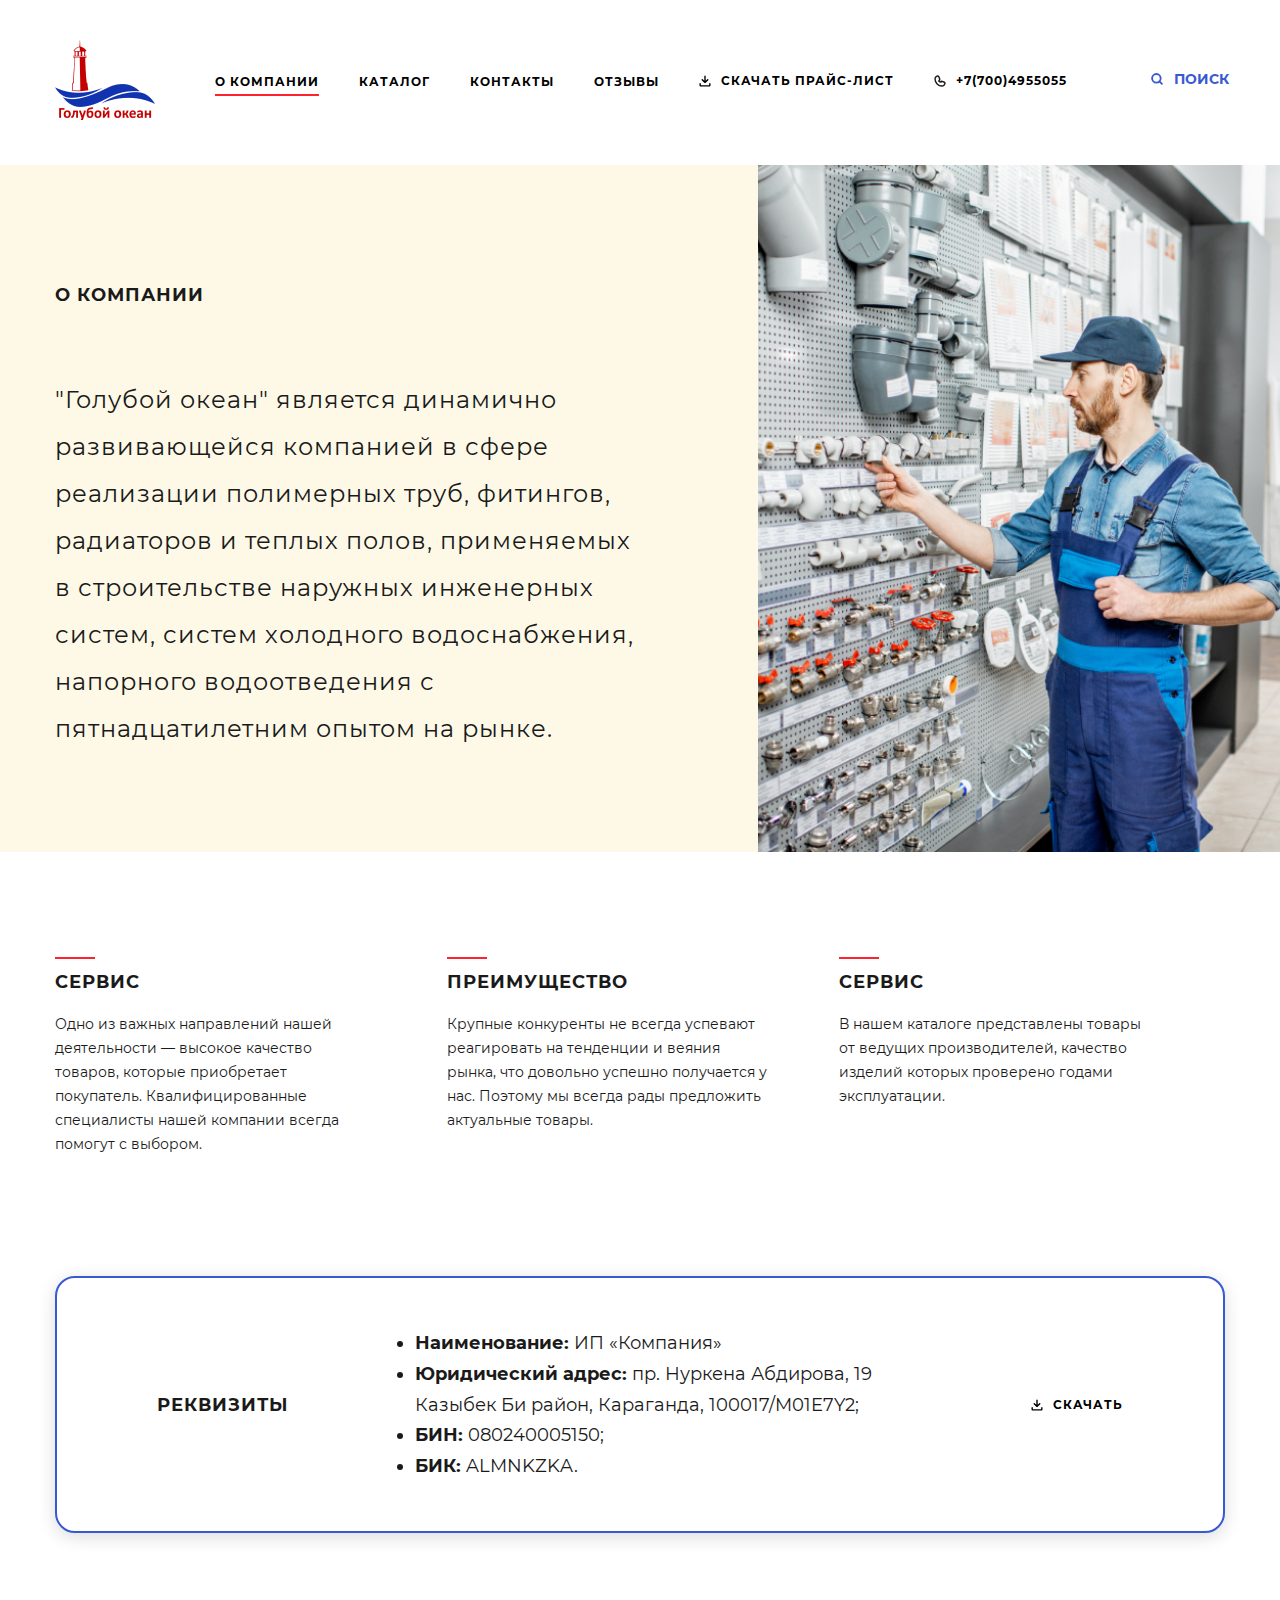
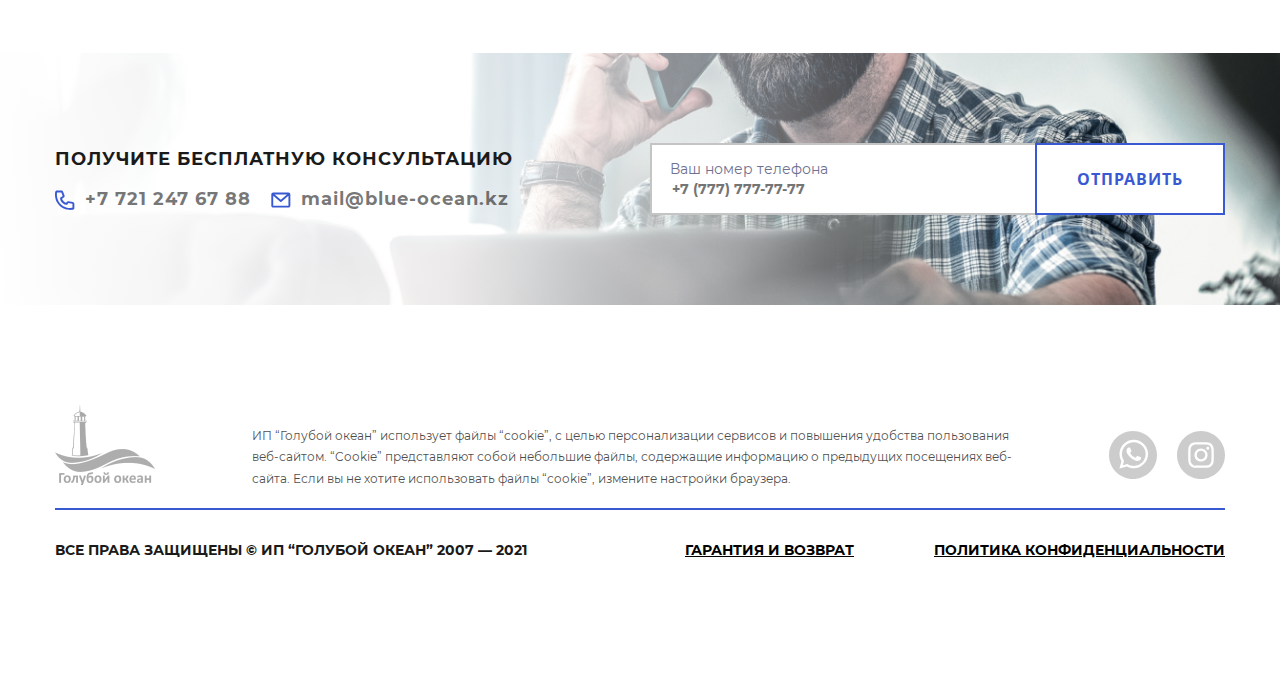
<file: about.html>
<!DOCTYPE html>
<html lang="ru">
  <head>
    <meta charset="utf-8">
    <meta name="viewport" content="width=device-width">
    <meta http-equiv="X-UA-Compatible" content="ie=edge">
    <title>BlueOcean - Каталог</title>
    <link rel="stylesheet" property="stylesheet" href="front.css"/>
  </head>
  <body>
    <div class="set">
      <header class="header">
        <div class="section">
          <div class="header__inner"><a class="header__logo" href="/"><img class="header__img" src="img/logo.png"></a>
            <form class="header__form" data-submit="submit-form">
              <input class="header__form-input" type="text" data-outfocus="outInput">
              <button class="header__form-btn" type="button" data-click="toggleInput">
                <svg class="header__form-icon fill-none">
                  <use xlink:href="img/sprite.svg#search"></use>
                </svg>Поиск
              </button>
            </form>
            <nav class="header__menu menu">
              <ul class="menu__list">
                <li class="menu__item"><a class="menu__link" href="./about.html">О компании</a></li>
                <li class="menu__item"><a class="menu__link" href="./catalog.html">Каталог</a></li>
                <li class="menu__item"><a class="menu__link" href="./contact.html">Контакты</a></li>
                <li class="menu__item"><a class="menu__link" href="/#reviews">Отзывы</a></li>
                <li class="menu__item"><a class="menu__link" href="#">
                    <svg class="menu__icon">
                      <use xlink:href="img/sprite.svg#download"></use>
                    </svg>Скачать прайс-лист</a></li>
                <li class="menu__item"><a class="menu__link" href="tel:+7(700)4955055">
                    <svg class="menu__icon">
                      <use xlink:href="img/sprite.svg#phone"></use>
                    </svg>+7(700)4955055</a></li>
              </ul>
            </nav>
            <button class="header__toggle" data-click="burger"><span class="header__line"></span><span class="header__line"></span><span class="header__line"></span></button>
          </div>
        </div>
      </header>
      <main class="main">
        <section class="about-company"> 
          <div class="section"> 
            <div class="about-company__wrapper">
              <div class="about-company__info">
                <h1 class="about-company__title title title--sm">О компании</h1>
                <p class="about-company__desrc">"Голубой океан" является динамично развивающейся компанией в сфере реализации полимерных труб, фитингов, радиаторов и теплых полов, применяемых в строительстве наружных инженерных систем, систем холодного водоснабжения, напорного водоотведения с пятнадцатилетним опытом на рынке.</p>
              </div>
              <div class="about-company__img"><img src="img/about-company-img.png" alt="О нас"></div>
            </div>
          </div>
        </section>
        <section class="advantages"> 
          <div class="section"> 
            <div class="advantages__wrapper">
              <div class="advantages__item">
                <h2 class="advantages__title title title--sm">сервис</h2>
                <p class="advantages__descr">Одно из важных направлений нашей деятельности — высокое качество товаров, которые приобретает покупатель. Квалифицированные специалисты нашей компании всегда помогут с выбором.</p>
              </div>
              <div class="advantages__item">
                <h2 class="advantages__title title title--sm">Преимущество</h2>
                <p class="advantages__descr">Крупные конкуренты не всегда успевают реагировать на тенденции и веяния рынка, что довольно успешно получается у нас. Поэтому мы всегда рады предложить актуальные товары.</p>
              </div>
              <div class="advantages__item">
                <h2 class="advantages__title title title--sm">сервис</h2>
                <p class="advantages__descr">В нашем каталоге представлены товары от ведущих производителей, качество изделий которых проверено годами эксплуатации. </p>
              </div>
            </div>
          </div>
        </section>
        <section class="requisite">
          <div class="section">
            <div class="requisite__wrapper">
              <h2 class="requisite__title title title--sm">Реквизиты</h2>
              <ul class="requisite__list">
                <li class="requisite__list-item"><span>Наименование:</span> ИП «Компания»</li>
                <li class="requisite__list-item"><span>Юридический адрес:</span> ​пр. Нуркена Абдирова, 19 Казыбек Би район, Караганда, 100017/M01E7Y2;</li>
                <li class="requisite__list-item"><span>БИН:</span> 080240005150;</li>
                <li class="requisite__list-item"><span>БИК:</span> ALMNKZKA.</li>
              </ul><a class="requisite__download" href="#">
                <svg>
                  <use xlink:href="img/sprite.svg#download"></use>
                </svg>Скачать</a>
            </div>
          </div>
        </section>
        <section class="consultation">
          <div class="section">
            <div class="consultation__wrapper">
              <div class="consultation__info">
                <h2 class="consultation__title">Получите бесплатную консультацию</h2>
                <ul class="consultation__contact">
                  <li class="consultation__contact-item consultation__contact-item--phone">+7 721 247 67 88</li>
                  <li class="consultation__contact-item consultation__contact-item--envelope">mail@blue-ocean.kz</li>
                </ul>
              </div>
              <form class="consultation__form" action="#" data-submit="submutUserConsult">
                <div class="consultation__form-group">
                  <input type="hidden" name="consultFormSource" value="Заявка на консультацию">
                  <input class="consultation__form-input form-input" type="tel" name="consult-phone" placeholder="+7 (777) 777-77-77"><small class="contacts__form-error">Ошибка</small>
                </div><span class="consultation__form-label">Ваш номер телефона</span>
                <button class="consultation__form-btn btn btn--alt" type="submit">Отправить</button>
              </form>
            </div>
          </div>
        </section>
        <div class="popup" data-click="closePopup">
          <div class="popup__wrapper"> 
            <div class="popup__success">
              <div class="popup__content"> 
                <div class="popup__icon"><svg version="1.1" xmlns="http://www.w3.org/2000/svg" viewBox="0 0 130.2 130.2">
<circle class="path circle" fill="none" stroke="#73AF55" stroke-width="6" stroke-miterlimit="10" cx="65.1" cy="65.1" r="62.1"/>
<polyline class="path check" fill="none" stroke="#73AF55" stroke-width="6" stroke-linecap="round" stroke-miterlimit="10" points="100.2,40.2 51.5,88.8 29.8,67.5 "/>
</svg>
                </div>
                <h2 class="popup__title">Успешно!</h2>
                <p class="popup__descr">Ваша заявка принята! Ожидайте</p>
              </div>
            </div>
            <div class="popup__error">
              <div class="popup__content"> 
                <div class="popup__icon"><svg version="1.1" xmlns="http://www.w3.org/2000/svg" viewBox="0 0 130.2 130.2">
<circle class="path circle" fill="none" stroke="#D06079" stroke-width="6" stroke-miterlimit="10" cx="65.1" cy="65.1" r="62.1"/>
<line class="path line" fill="none" stroke="#D06079" stroke-width="6" stroke-linecap="round" stroke-miterlimit="10" x1="34.4" y1="37.9" x2="95.8" y2="92.3"/>
<line class="path line" fill="none" stroke="#D06079" stroke-width="6" stroke-linecap="round" stroke-miterlimit="10" x1="95.8" y1="38" x2="34.4" y2="92.2"/>
</svg>
                </div>
                <h2 class="popup__title">Ой!</h2>
                <p class="popup__descr">Что-то пошло не так...</p>
              </div>
            </div>
          </div>
        </div>
      </main>
      <footer class="footer">
        <div class="section">
          <div class="footer__top"><a class="footer__logo" href="#"><img src="img/logo.png" alt=""></a>
            <p class="footer__desrc">ИП “Голубой океан” использует файлы “cookie”, с целью персонализации сервисов и повышения удобства пользования веб-сайтом. “Cookie” представляют собой небольшие файлы, содержащие информацию о предыдущих посещениях веб-сайта. Если вы не хотите использовать файлы “cookie”, измените настройки браузера.</p>
            <ul class="footer__social">
              <li class="footer__social-item"><a class="footer__social-link footer__social-link--whatsapp" href="#">
                  <svg>
                    <use xlink:href="img/sprite.svg#whatsapp"></use>
                  </svg></a></li>
              <li class="footer__social-item"><a class="footer__social-link footer__social-link--insta" href="#">
                  <svg>
                    <use xlink:href="img/sprite.svg#instagram"></use>
                  </svg></a></li>
            </ul>
          </div>
          <div class="footer__bottom">
            <p class="footer__copyright">Все права защищены ©  ИП “Голубой океан” 2007 — 2021</p>
            <ul class="footer__bottom-list">
              <li class="footer__bottom-item"><a class="footer__bottom-link" href="#">гарантия и возврат</a></li>
              <li class="footer__bottom-item"><a class="footer__bottom-link" href="#">Политика конфиденциальности</a></li>
            </ul>
          </div>
        </div>
        <script async="async" src="front.js" type="module"></script>
      </footer>
    </div>
  </body>
</html>
</file>
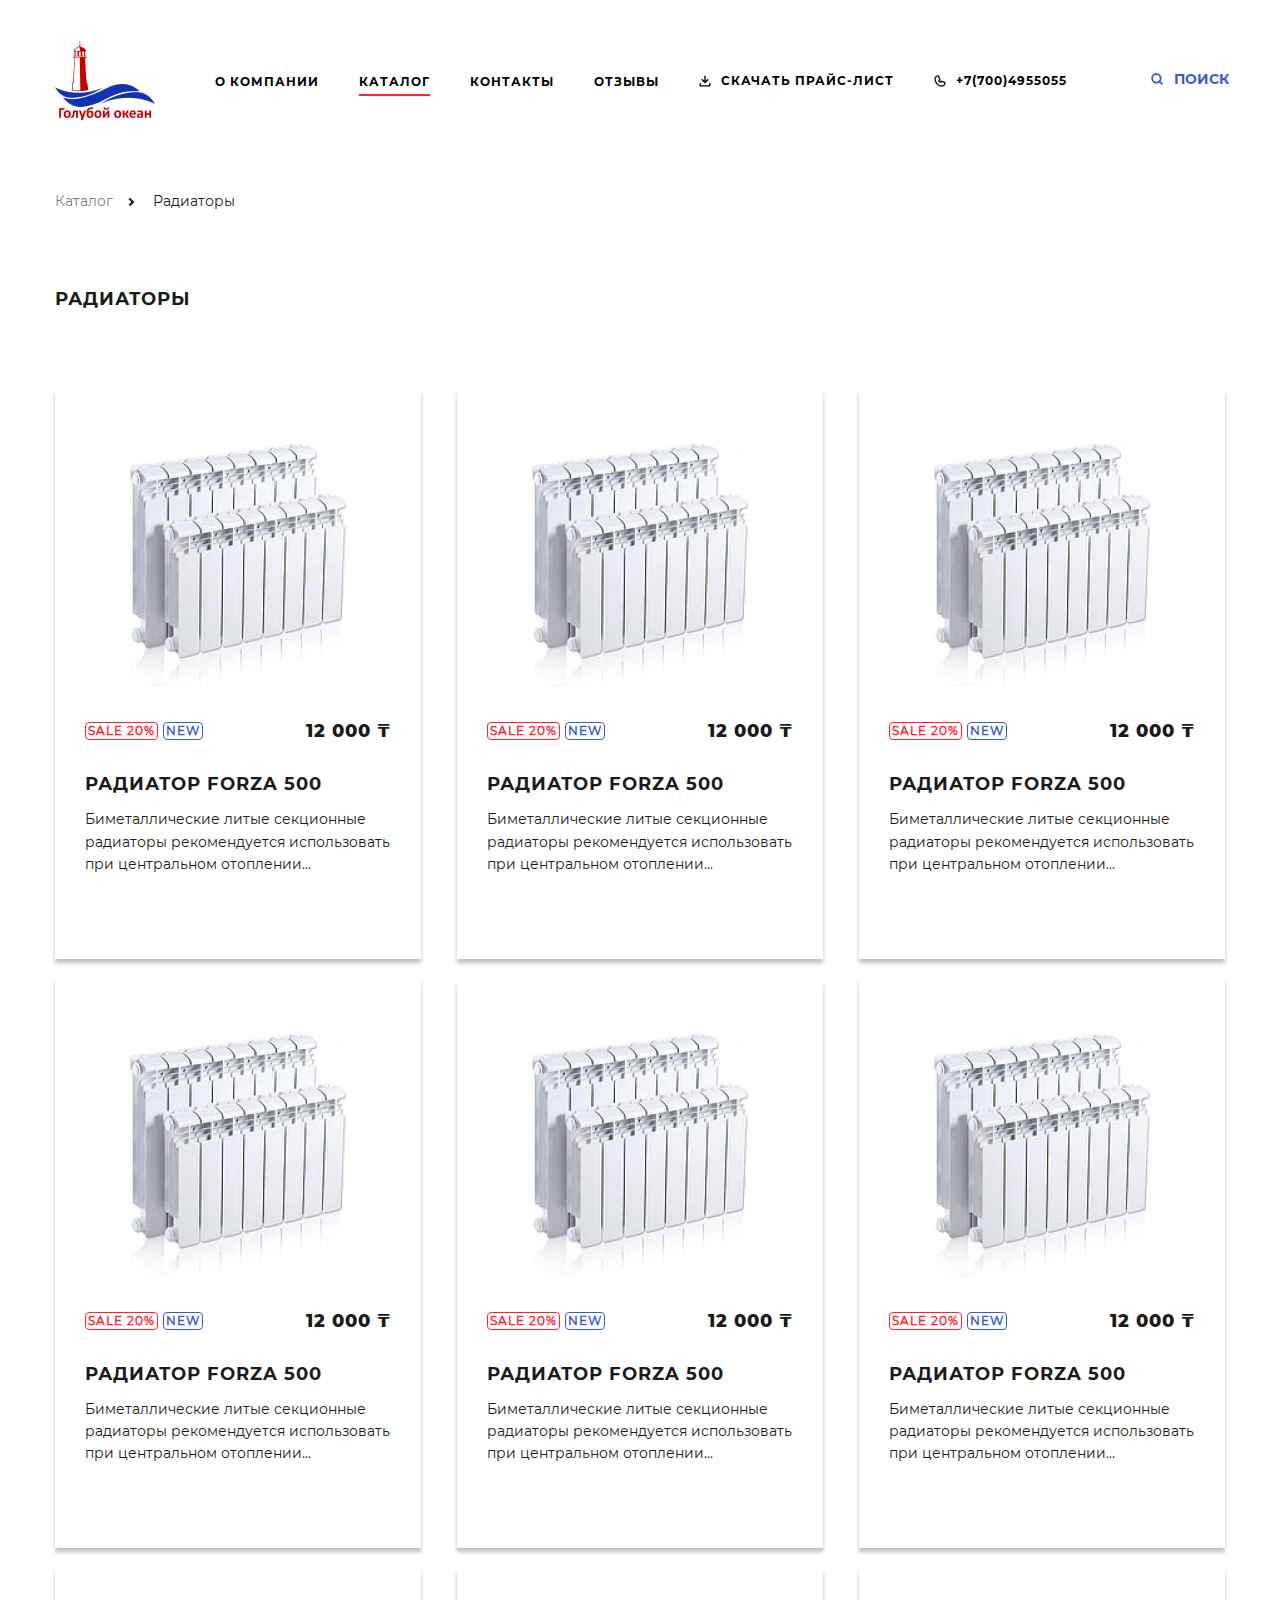
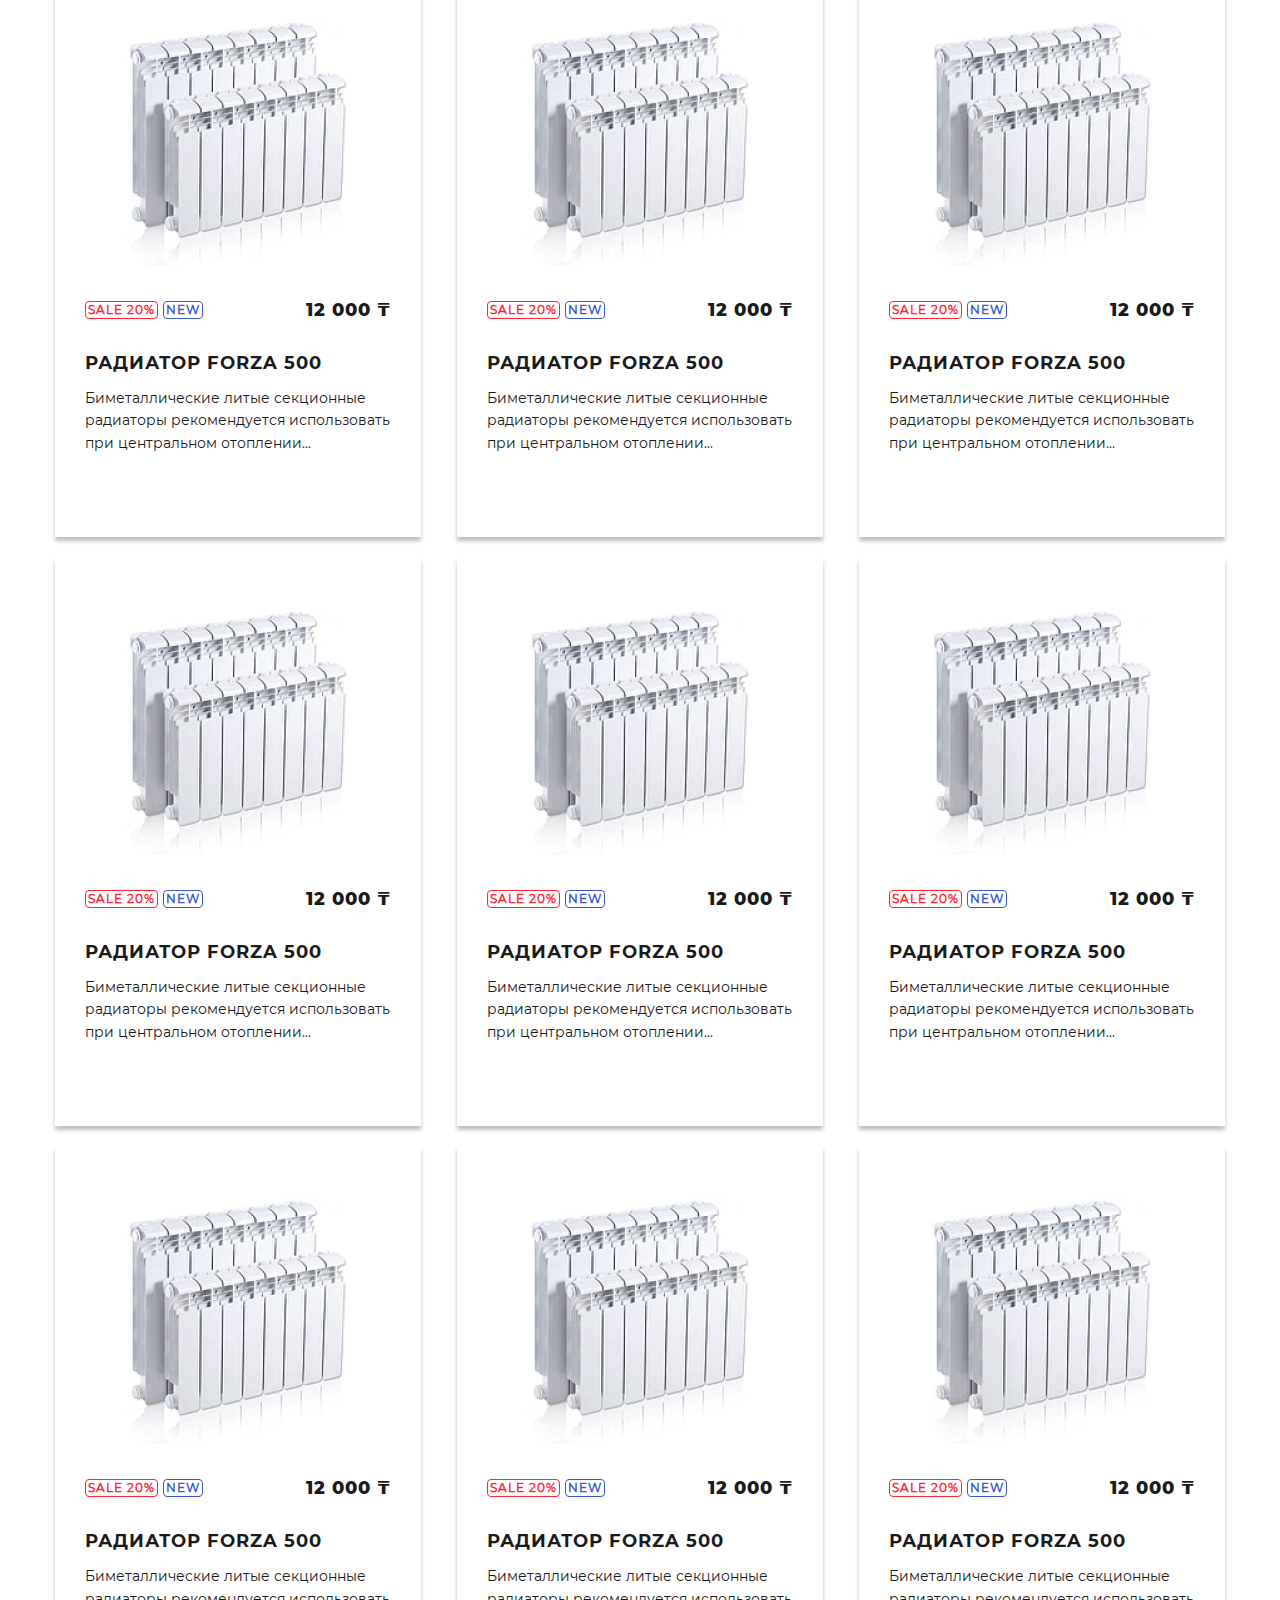
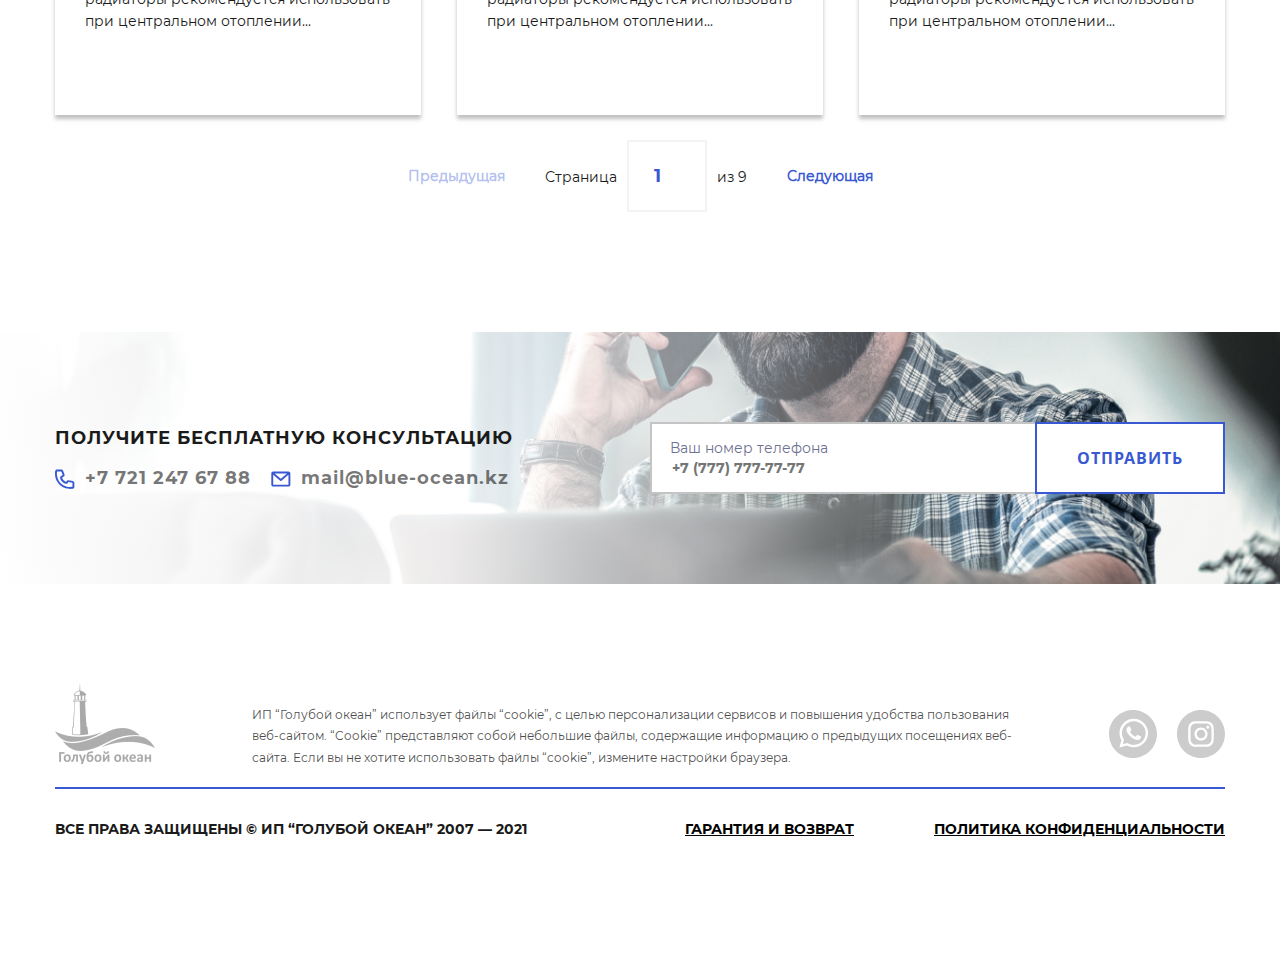
<file: catalog-inner.html>
<!DOCTYPE html>
<html lang="ru">
  <head>
    <meta charset="utf-8">
    <meta name="viewport" content="width=device-width">
    <meta http-equiv="X-UA-Compatible" content="ie=edge">
    <title>BlueOcean - Внутреннии каталог</title>
    <link rel="stylesheet" property="stylesheet" href="front.css"/>
  </head>
  <body>
    <div class="set">
      <header class="header">
        <div class="section">
          <div class="header__inner"><a class="header__logo" href="/"><img class="header__img" src="img/logo.png"></a>
            <form class="header__form" data-submit="submit-form">
              <input class="header__form-input" type="text" data-outfocus="outInput">
              <button class="header__form-btn" type="button" data-click="toggleInput">
                <svg class="header__form-icon fill-none">
                  <use xlink:href="img/sprite.svg#search"></use>
                </svg>Поиск
              </button>
            </form>
            <nav class="header__menu menu">
              <ul class="menu__list">
                <li class="menu__item"><a class="menu__link" href="./about.html">О компании</a></li>
                <li class="menu__item"><a class="menu__link" href="./catalog.html">Каталог</a></li>
                <li class="menu__item"><a class="menu__link" href="./contact.html">Контакты</a></li>
                <li class="menu__item"><a class="menu__link" href="/#reviews">Отзывы</a></li>
                <li class="menu__item"><a class="menu__link" href="#">
                    <svg class="menu__icon">
                      <use xlink:href="img/sprite.svg#download"></use>
                    </svg>Скачать прайс-лист</a></li>
                <li class="menu__item"><a class="menu__link" href="tel:+7(700)4955055">
                    <svg class="menu__icon">
                      <use xlink:href="img/sprite.svg#phone"></use>
                    </svg>+7(700)4955055</a></li>
              </ul>
            </nav>
            <button class="header__toggle" data-click="burger"><span class="header__line"></span><span class="header__line"></span><span class="header__line"></span></button>
          </div>
        </div>
      </header>
      <main class="main">
        <section class="catalog-inner">
          <div class="section">
            <ul class="breadcrumbs">
              <li class="breadcrumbs__item"><a class="breadcrumbs__link breadcrumbs__link" href="#">Каталог</a></li>
              <li class="breadcrumbs__item"><a class="breadcrumbs__link breadcrumbs__link--active" href="#">Радиаторы</a></li>
            </ul>
            <h2 class="catalog-inner__title title title--sm">Радиаторы</h2>
            <div class="catalog-inner__wrapper">
              <div class="catalog-inner__product product"><img class="product__img" src="img/product-1.png" alt="">
                <div class="product__info">
                  <div class="product__header">
                    <ul class="product-actions">
                      <li class="product-actions__item product-actions__item--sale">Sale 20%</li>
                      <li class="product-actions__item product-actions__item--new">New</li>
                    </ul><span class="product__price">12 000 ₸</span>
                  </div>
                  <h3 class="product__title">Радиатор FORZA 500</h3>
                  <p class="product__descr">Биметаллические литые секционные радиаторы рекомендуется использовать при центральном отоплении...</p><a class="product__btn" href="single-product.html">Подробнее</a>
                </div>
              </div>
              <div class="catalog-inner__product product"><img class="product__img" src="img/product-1.png" alt="">
                <div class="product__info">
                  <div class="product__header">
                    <ul class="product-actions">
                      <li class="product-actions__item product-actions__item--sale">Sale 20%</li>
                      <li class="product-actions__item product-actions__item--new">New</li>
                    </ul><span class="product__price">12 000 ₸</span>
                  </div>
                  <h3 class="product__title">Радиатор FORZA 500</h3>
                  <p class="product__descr">Биметаллические литые секционные радиаторы рекомендуется использовать при центральном отоплении...</p><a class="product__btn" href="single-product.html">Подробнее</a>
                </div>
              </div>
              <div class="catalog-inner__product product"><img class="product__img" src="img/product-1.png" alt="">
                <div class="product__info">
                  <div class="product__header">
                    <ul class="product-actions">
                      <li class="product-actions__item product-actions__item--sale">Sale 20%</li>
                      <li class="product-actions__item product-actions__item--new">New</li>
                    </ul><span class="product__price">12 000 ₸</span>
                  </div>
                  <h3 class="product__title">Радиатор FORZA 500</h3>
                  <p class="product__descr">Биметаллические литые секционные радиаторы рекомендуется использовать при центральном отоплении...</p><a class="product__btn" href="single-product.html">Подробнее</a>
                </div>
              </div>
              <div class="catalog-inner__product product"><img class="product__img" src="img/product-1.png" alt="">
                <div class="product__info">
                  <div class="product__header">
                    <ul class="product-actions">
                      <li class="product-actions__item product-actions__item--sale">Sale 20%</li>
                      <li class="product-actions__item product-actions__item--new">New</li>
                    </ul><span class="product__price">12 000 ₸</span>
                  </div>
                  <h3 class="product__title">Радиатор FORZA 500</h3>
                  <p class="product__descr">Биметаллические литые секционные радиаторы рекомендуется использовать при центральном отоплении...</p><a class="product__btn" href="single-product.html">Подробнее</a>
                </div>
              </div>
              <div class="catalog-inner__product product"><img class="product__img" src="img/product-1.png" alt="">
                <div class="product__info">
                  <div class="product__header">
                    <ul class="product-actions">
                      <li class="product-actions__item product-actions__item--sale">Sale 20%</li>
                      <li class="product-actions__item product-actions__item--new">New</li>
                    </ul><span class="product__price">12 000 ₸</span>
                  </div>
                  <h3 class="product__title">Радиатор FORZA 500</h3>
                  <p class="product__descr">Биметаллические литые секционные радиаторы рекомендуется использовать при центральном отоплении...</p><a class="product__btn" href="single-product.html">Подробнее</a>
                </div>
              </div>
              <div class="catalog-inner__product product"><img class="product__img" src="img/product-1.png" alt="">
                <div class="product__info">
                  <div class="product__header">
                    <ul class="product-actions">
                      <li class="product-actions__item product-actions__item--sale">Sale 20%</li>
                      <li class="product-actions__item product-actions__item--new">New</li>
                    </ul><span class="product__price">12 000 ₸</span>
                  </div>
                  <h3 class="product__title">Радиатор FORZA 500</h3>
                  <p class="product__descr">Биметаллические литые секционные радиаторы рекомендуется использовать при центральном отоплении...</p><a class="product__btn" href="single-product.html">Подробнее</a>
                </div>
              </div>
              <div class="catalog-inner__product product"><img class="product__img" src="img/product-1.png" alt="">
                <div class="product__info">
                  <div class="product__header">
                    <ul class="product-actions">
                      <li class="product-actions__item product-actions__item--sale">Sale 20%</li>
                      <li class="product-actions__item product-actions__item--new">New</li>
                    </ul><span class="product__price">12 000 ₸</span>
                  </div>
                  <h3 class="product__title">Радиатор FORZA 500</h3>
                  <p class="product__descr">Биметаллические литые секционные радиаторы рекомендуется использовать при центральном отоплении...</p><a class="product__btn" href="single-product.html">Подробнее</a>
                </div>
              </div>
              <div class="catalog-inner__product product"><img class="product__img" src="img/product-1.png" alt="">
                <div class="product__info">
                  <div class="product__header">
                    <ul class="product-actions">
                      <li class="product-actions__item product-actions__item--sale">Sale 20%</li>
                      <li class="product-actions__item product-actions__item--new">New</li>
                    </ul><span class="product__price">12 000 ₸</span>
                  </div>
                  <h3 class="product__title">Радиатор FORZA 500</h3>
                  <p class="product__descr">Биметаллические литые секционные радиаторы рекомендуется использовать при центральном отоплении...</p><a class="product__btn" href="single-product.html">Подробнее</a>
                </div>
              </div>
              <div class="catalog-inner__product product"><img class="product__img" src="img/product-1.png" alt="">
                <div class="product__info">
                  <div class="product__header">
                    <ul class="product-actions">
                      <li class="product-actions__item product-actions__item--sale">Sale 20%</li>
                      <li class="product-actions__item product-actions__item--new">New</li>
                    </ul><span class="product__price">12 000 ₸</span>
                  </div>
                  <h3 class="product__title">Радиатор FORZA 500</h3>
                  <p class="product__descr">Биметаллические литые секционные радиаторы рекомендуется использовать при центральном отоплении...</p><a class="product__btn" href="single-product.html">Подробнее</a>
                </div>
              </div>
              <div class="catalog-inner__product product"><img class="product__img" src="img/product-1.png" alt="">
                <div class="product__info">
                  <div class="product__header">
                    <ul class="product-actions">
                      <li class="product-actions__item product-actions__item--sale">Sale 20%</li>
                      <li class="product-actions__item product-actions__item--new">New</li>
                    </ul><span class="product__price">12 000 ₸</span>
                  </div>
                  <h3 class="product__title">Радиатор FORZA 500</h3>
                  <p class="product__descr">Биметаллические литые секционные радиаторы рекомендуется использовать при центральном отоплении...</p><a class="product__btn" href="single-product.html">Подробнее</a>
                </div>
              </div>
              <div class="catalog-inner__product product"><img class="product__img" src="img/product-1.png" alt="">
                <div class="product__info">
                  <div class="product__header">
                    <ul class="product-actions">
                      <li class="product-actions__item product-actions__item--sale">Sale 20%</li>
                      <li class="product-actions__item product-actions__item--new">New</li>
                    </ul><span class="product__price">12 000 ₸</span>
                  </div>
                  <h3 class="product__title">Радиатор FORZA 500</h3>
                  <p class="product__descr">Биметаллические литые секционные радиаторы рекомендуется использовать при центральном отоплении...</p><a class="product__btn" href="single-product.html">Подробнее</a>
                </div>
              </div>
              <div class="catalog-inner__product product"><img class="product__img" src="img/product-1.png" alt="">
                <div class="product__info">
                  <div class="product__header">
                    <ul class="product-actions">
                      <li class="product-actions__item product-actions__item--sale">Sale 20%</li>
                      <li class="product-actions__item product-actions__item--new">New</li>
                    </ul><span class="product__price">12 000 ₸</span>
                  </div>
                  <h3 class="product__title">Радиатор FORZA 500</h3>
                  <p class="product__descr">Биметаллические литые секционные радиаторы рекомендуется использовать при центральном отоплении...</p><a class="product__btn" href="single-product.html">Подробнее</a>
                </div>
              </div>
              <div class="catalog-inner__product product"><img class="product__img" src="img/product-1.png" alt="">
                <div class="product__info">
                  <div class="product__header">
                    <ul class="product-actions">
                      <li class="product-actions__item product-actions__item--sale">Sale 20%</li>
                      <li class="product-actions__item product-actions__item--new">New</li>
                    </ul><span class="product__price">12 000 ₸</span>
                  </div>
                  <h3 class="product__title">Радиатор FORZA 500</h3>
                  <p class="product__descr">Биметаллические литые секционные радиаторы рекомендуется использовать при центральном отоплении...</p><a class="product__btn" href="single-product.html">Подробнее</a>
                </div>
              </div>
              <div class="catalog-inner__product product"><img class="product__img" src="img/product-1.png" alt="">
                <div class="product__info">
                  <div class="product__header">
                    <ul class="product-actions">
                      <li class="product-actions__item product-actions__item--sale">Sale 20%</li>
                      <li class="product-actions__item product-actions__item--new">New</li>
                    </ul><span class="product__price">12 000 ₸</span>
                  </div>
                  <h3 class="product__title">Радиатор FORZA 500</h3>
                  <p class="product__descr">Биметаллические литые секционные радиаторы рекомендуется использовать при центральном отоплении...</p><a class="product__btn" href="single-product.html">Подробнее</a>
                </div>
              </div>
              <div class="catalog-inner__product product"><img class="product__img" src="img/product-1.png" alt="">
                <div class="product__info">
                  <div class="product__header">
                    <ul class="product-actions">
                      <li class="product-actions__item product-actions__item--sale">Sale 20%</li>
                      <li class="product-actions__item product-actions__item--new">New</li>
                    </ul><span class="product__price">12 000 ₸</span>
                  </div>
                  <h3 class="product__title">Радиатор FORZA 500</h3>
                  <p class="product__descr">Биметаллические литые секционные радиаторы рекомендуется использовать при центральном отоплении...</p><a class="product__btn" href="single-product.html">Подробнее</a>
                </div>
              </div>
            </div>
            <div class="navigation"><a class="navigation__btn navigation__btn--prev" href="#"><span class="navigation__btn-text">Предыдущая</span>
                <svg class="navigation__btn-icon">
                  <use xlink:href="img/sprite.svg#nav-btn"></use>
                </svg></a>
              <div class="navigation__page"><span class="navigation__page-text">Страница</span><span class="navigation__page-current">1</span><span class="navigation__page-total">из 9</span></div><a class="navigation__btn navigation__btn--next navigation__btn--active" href="#"><span class="navigation__btn-text">Следующая</span>
                <svg class="navigation__btn-icon">
                  <use xlink:href="img/sprite.svg#nav-btn"></use>
                </svg></a>
            </div>
          </div>
        </section>
        <section class="consultation">
          <div class="section">
            <div class="consultation__wrapper">
              <div class="consultation__info">
                <h2 class="consultation__title">Получите бесплатную консультацию</h2>
                <ul class="consultation__contact">
                  <li class="consultation__contact-item consultation__contact-item--phone">+7 721 247 67 88</li>
                  <li class="consultation__contact-item consultation__contact-item--envelope">mail@blue-ocean.kz</li>
                </ul>
              </div>
              <form class="consultation__form" action="#" data-submit="submutUserConsult">
                <div class="consultation__form-group">
                  <input type="hidden" name="consultFormSource" value="Заявка на консультацию">
                  <input class="consultation__form-input form-input" type="tel" name="consult-phone" placeholder="+7 (777) 777-77-77"><small class="contacts__form-error">Ошибка</small>
                </div><span class="consultation__form-label">Ваш номер телефона</span>
                <button class="consultation__form-btn btn btn--alt" type="submit">Отправить</button>
              </form>
            </div>
          </div>
        </section>
        <div class="popup" data-click="closePopup">
          <div class="popup__wrapper"> 
            <div class="popup__success">
              <div class="popup__content"> 
                <div class="popup__icon"><svg version="1.1" xmlns="http://www.w3.org/2000/svg" viewBox="0 0 130.2 130.2">
<circle class="path circle" fill="none" stroke="#73AF55" stroke-width="6" stroke-miterlimit="10" cx="65.1" cy="65.1" r="62.1"/>
<polyline class="path check" fill="none" stroke="#73AF55" stroke-width="6" stroke-linecap="round" stroke-miterlimit="10" points="100.2,40.2 51.5,88.8 29.8,67.5 "/>
</svg>
                </div>
                <h2 class="popup__title">Успешно!</h2>
                <p class="popup__descr">Ваша заявка принята! Ожидайте</p>
              </div>
            </div>
            <div class="popup__error">
              <div class="popup__content"> 
                <div class="popup__icon"><svg version="1.1" xmlns="http://www.w3.org/2000/svg" viewBox="0 0 130.2 130.2">
<circle class="path circle" fill="none" stroke="#D06079" stroke-width="6" stroke-miterlimit="10" cx="65.1" cy="65.1" r="62.1"/>
<line class="path line" fill="none" stroke="#D06079" stroke-width="6" stroke-linecap="round" stroke-miterlimit="10" x1="34.4" y1="37.9" x2="95.8" y2="92.3"/>
<line class="path line" fill="none" stroke="#D06079" stroke-width="6" stroke-linecap="round" stroke-miterlimit="10" x1="95.8" y1="38" x2="34.4" y2="92.2"/>
</svg>
                </div>
                <h2 class="popup__title">Ой!</h2>
                <p class="popup__descr">Что-то пошло не так...</p>
              </div>
            </div>
          </div>
        </div>
      </main>
      <footer class="footer">
        <div class="section">
          <div class="footer__top"><a class="footer__logo" href="#"><img src="img/logo.png" alt=""></a>
            <p class="footer__desrc">ИП “Голубой океан” использует файлы “cookie”, с целью персонализации сервисов и повышения удобства пользования веб-сайтом. “Cookie” представляют собой небольшие файлы, содержащие информацию о предыдущих посещениях веб-сайта. Если вы не хотите использовать файлы “cookie”, измените настройки браузера.</p>
            <ul class="footer__social">
              <li class="footer__social-item"><a class="footer__social-link footer__social-link--whatsapp" href="#">
                  <svg>
                    <use xlink:href="img/sprite.svg#whatsapp"></use>
                  </svg></a></li>
              <li class="footer__social-item"><a class="footer__social-link footer__social-link--insta" href="#">
                  <svg>
                    <use xlink:href="img/sprite.svg#instagram"></use>
                  </svg></a></li>
            </ul>
          </div>
          <div class="footer__bottom">
            <p class="footer__copyright">Все права защищены ©  ИП “Голубой океан” 2007 — 2021</p>
            <ul class="footer__bottom-list">
              <li class="footer__bottom-item"><a class="footer__bottom-link" href="#">гарантия и возврат</a></li>
              <li class="footer__bottom-item"><a class="footer__bottom-link" href="#">Политика конфиденциальности</a></li>
            </ul>
          </div>
        </div>
        <script async="async" src="front.js" type="module"></script>
      </footer>
    </div>
  </body>
</html>
</file>
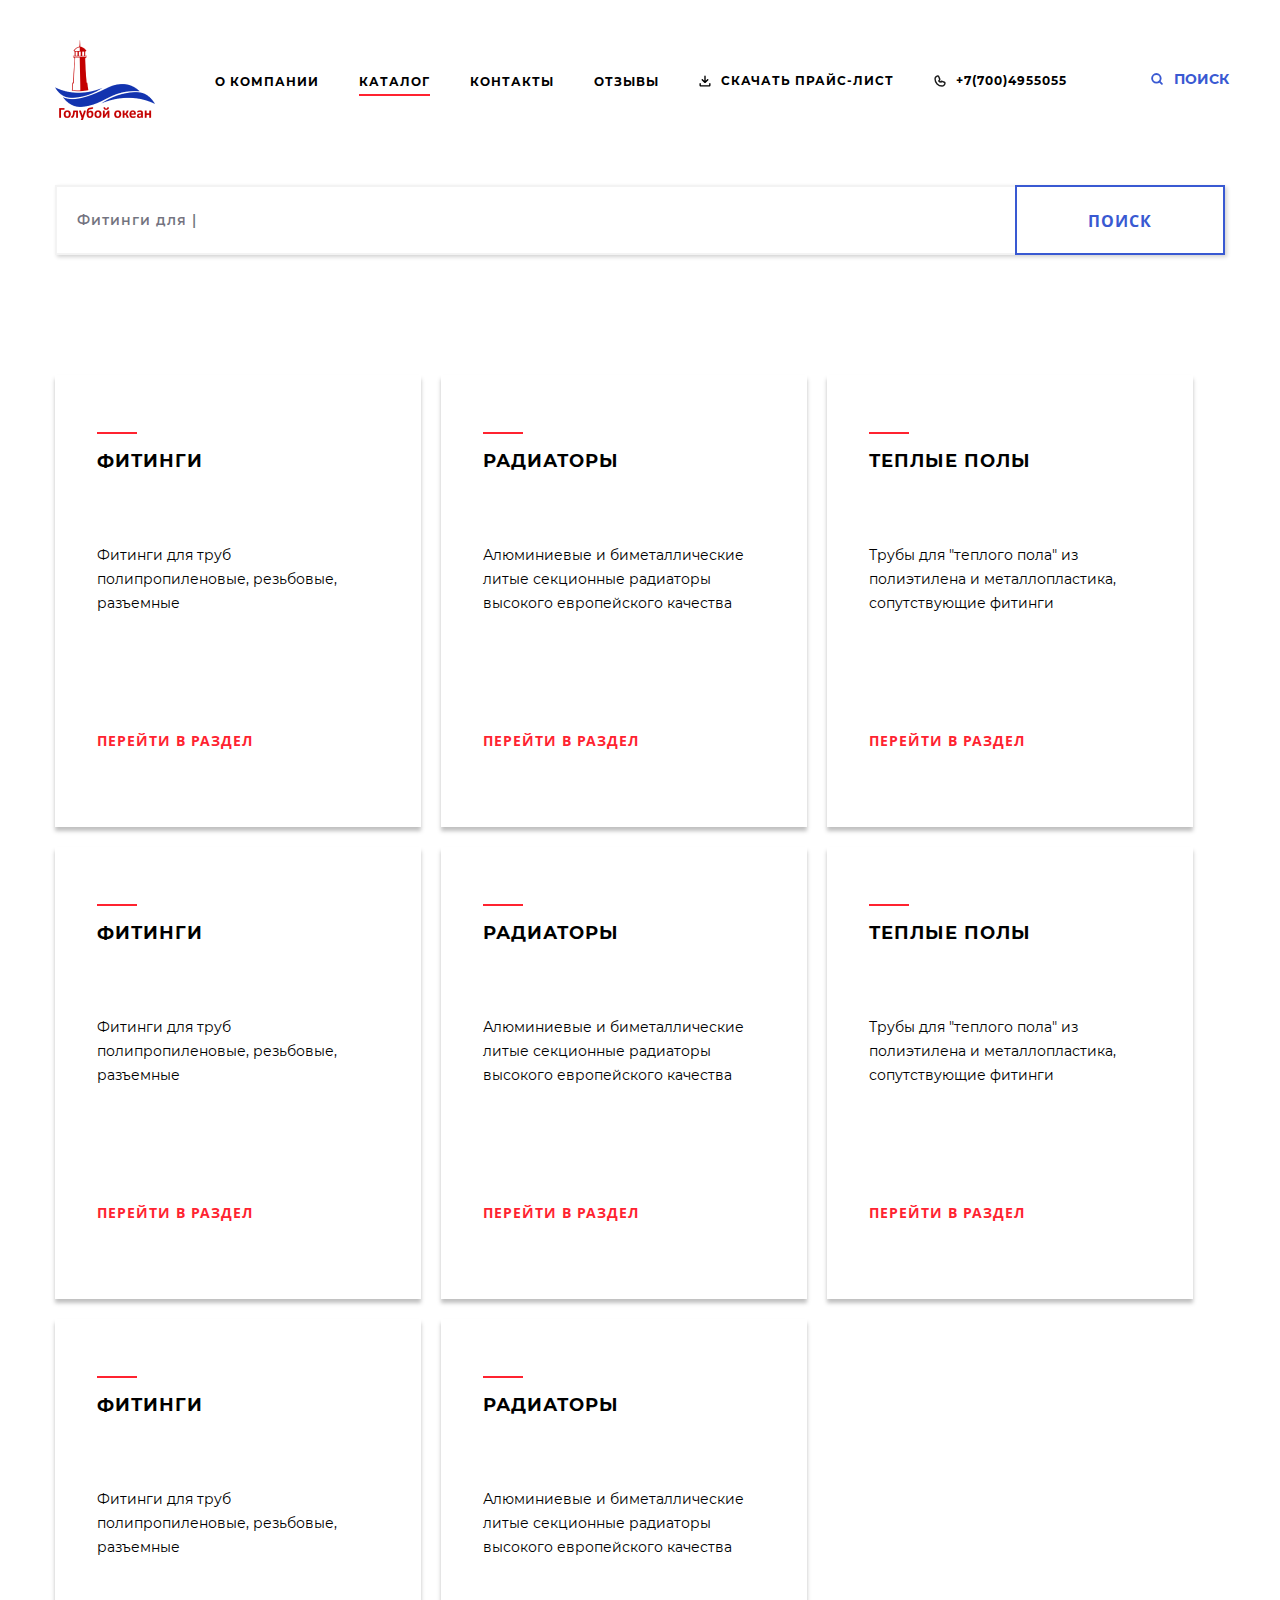
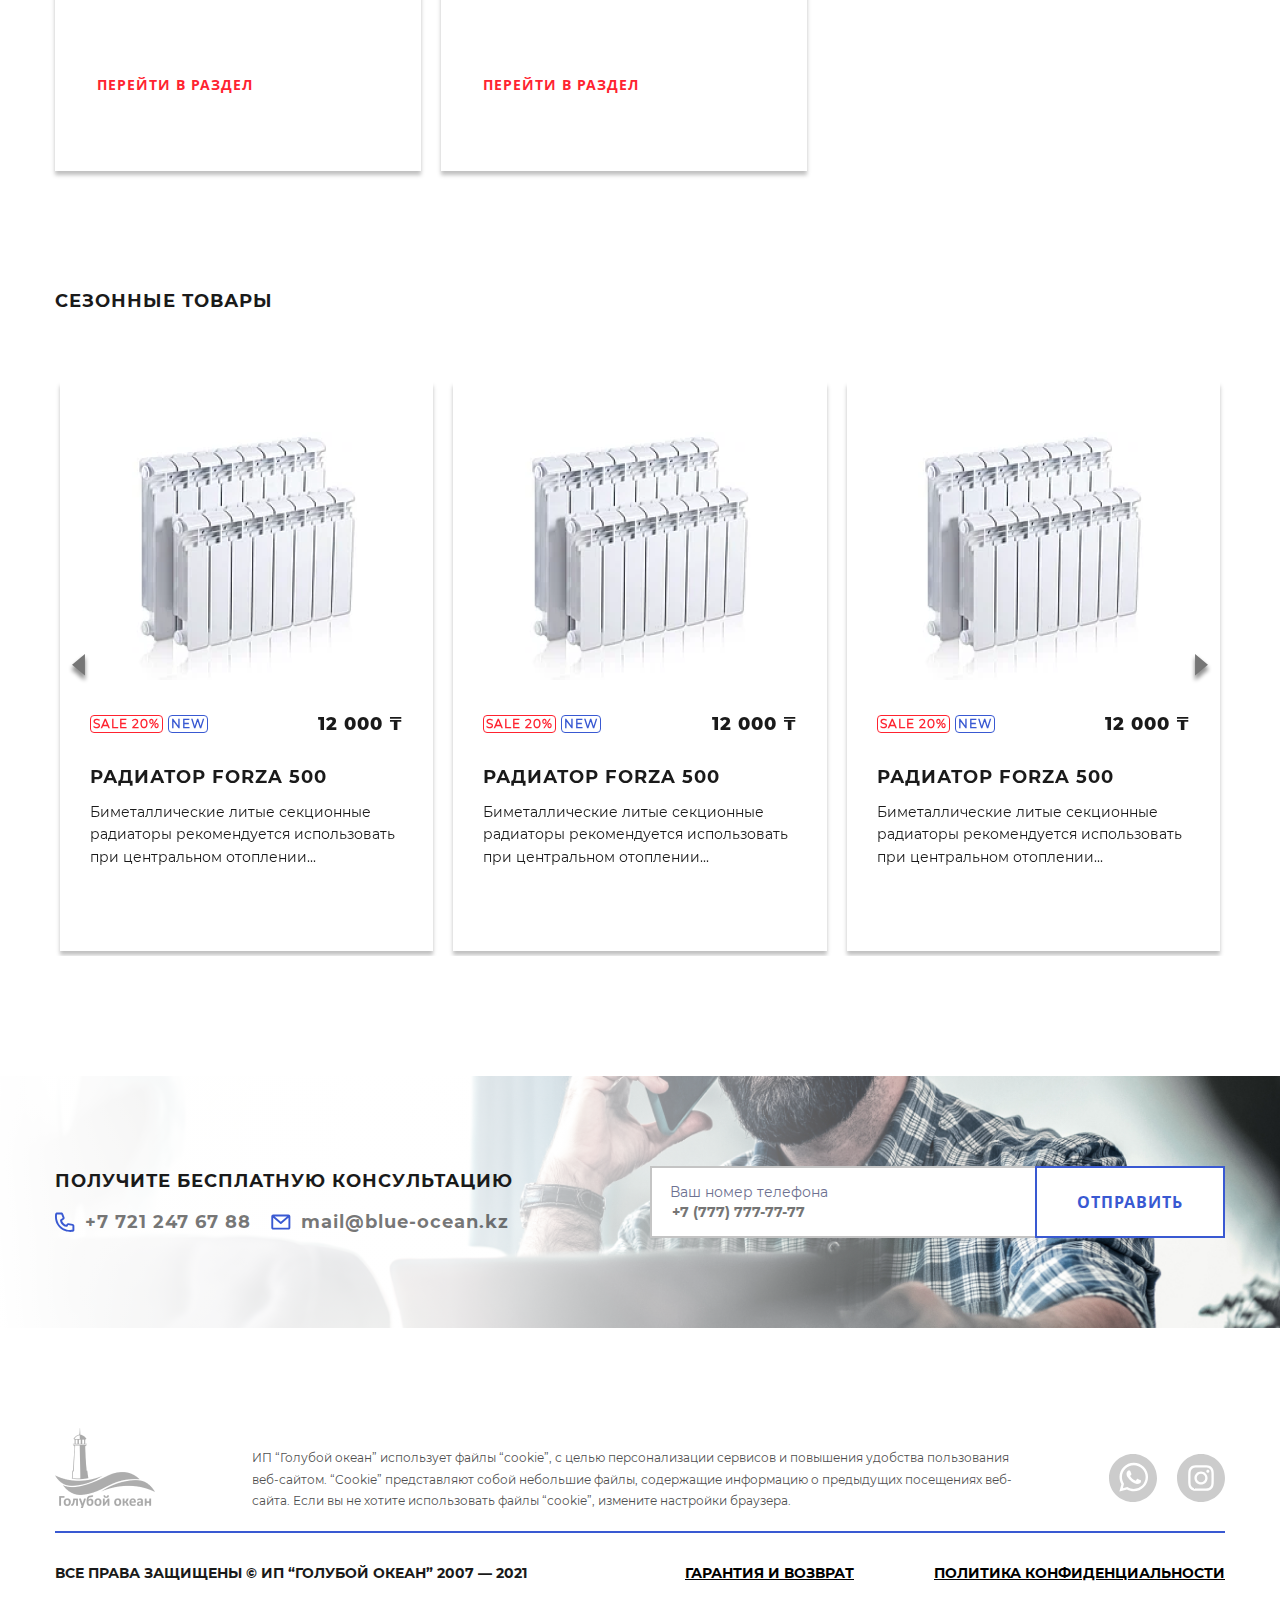
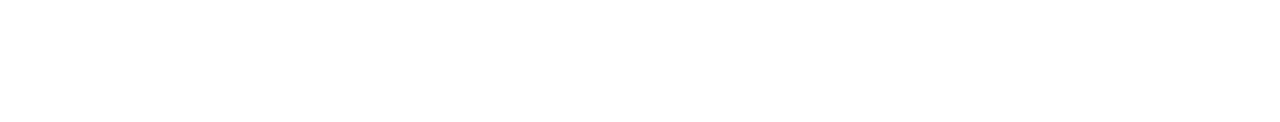
<file: catalog.html>
<!DOCTYPE html>
<html lang="ru">
  <head>
    <meta charset="utf-8">
    <meta name="viewport" content="width=device-width">
    <meta http-equiv="X-UA-Compatible" content="ie=edge">
    <title>BlueOcean - Каталог</title>
    <link rel="stylesheet" property="stylesheet" href="front.css"/>
  </head>
  <body>
    <div class="set">
      <header class="header">
        <div class="section">
          <div class="header__inner"><a class="header__logo" href="/"><img class="header__img" src="img/logo.png"></a>
            <form class="header__form" data-submit="submit-form">
              <input class="header__form-input" type="text" data-outfocus="outInput">
              <button class="header__form-btn" type="button" data-click="toggleInput">
                <svg class="header__form-icon fill-none">
                  <use xlink:href="img/sprite.svg#search"></use>
                </svg>Поиск
              </button>
            </form>
            <nav class="header__menu menu">
              <ul class="menu__list">
                <li class="menu__item"><a class="menu__link" href="./about.html">О компании</a></li>
                <li class="menu__item"><a class="menu__link" href="./catalog.html">Каталог</a></li>
                <li class="menu__item"><a class="menu__link" href="./contact.html">Контакты</a></li>
                <li class="menu__item"><a class="menu__link" href="/#reviews">Отзывы</a></li>
                <li class="menu__item"><a class="menu__link" href="#">
                    <svg class="menu__icon">
                      <use xlink:href="img/sprite.svg#download"></use>
                    </svg>Скачать прайс-лист</a></li>
                <li class="menu__item"><a class="menu__link" href="tel:+7(700)4955055">
                    <svg class="menu__icon">
                      <use xlink:href="img/sprite.svg#phone"></use>
                    </svg>+7(700)4955055</a></li>
              </ul>
            </nav>
            <button class="header__toggle" data-click="burger"><span class="header__line"></span><span class="header__line"></span><span class="header__line"></span></button>
          </div>
        </div>
      </header>
      <main class="main">
        <section class="search catalog-search">
          <div class="section"> 
            <form class="search__form" action="#">
              <input class="search__form-input" type="text" placeholder="Фитинги для |">
              <button class="search__form-btn btn btn--alt" type="submit">Поиск</button>
            </form>
          </div>
        </section>
        <section class="catalog">
          <div class="section">
            <div class="catalog__wrapper"><a class="catalog__item" href="catalog-inner.html">
                <div class="section-product"> 
                  <h2 class="section-product__title">Фитинги</h2>
                  <p class="section-product__descr">Фитинги для труб полипропиленовые, резьбовые, разъемные</p><span class="section-product__btn">Перейти в раздел</span>
                </div></a><a class="catalog__item" href="catalog-inner.html">
                <div class="section-product"> 
                  <h2 class="section-product__title">Радиаторы</h2>
                  <p class="section-product__descr">Алюминиевые и биметаллические литые секционные радиаторы высокого европейского качества</p><span class="section-product__btn">Перейти в раздел</span>
                </div></a><a class="catalog__item" href="catalog-inner.html">
                <div class="section-product"> 
                  <h2 class="section-product__title">Теплые полы</h2>
                  <p class="section-product__descr">Трубы для &quot;теплого пола&quot; из полиэтилена и металлопластика, сопутствующие фитинги</p><span class="section-product__btn">Перейти в раздел</span>
                </div></a><a class="catalog__item" href="catalog-inner.html">
                <div class="section-product"> 
                  <h2 class="section-product__title">Фитинги</h2>
                  <p class="section-product__descr">Фитинги для труб полипропиленовые, резьбовые, разъемные</p><span class="section-product__btn">Перейти в раздел</span>
                </div></a><a class="catalog__item" href="catalog-inner.html">
                <div class="section-product"> 
                  <h2 class="section-product__title">Радиаторы</h2>
                  <p class="section-product__descr">Алюминиевые и биметаллические литые секционные радиаторы высокого европейского качества</p><span class="section-product__btn">Перейти в раздел</span>
                </div></a><a class="catalog__item" href="catalog-inner.html">
                <div class="section-product"> 
                  <h2 class="section-product__title">Теплые полы</h2>
                  <p class="section-product__descr">Трубы для &quot;теплого пола&quot; из полиэтилена и металлопластика, сопутствующие фитинги</p><span class="section-product__btn">Перейти в раздел</span>
                </div></a><a class="catalog__item" href="catalog-inner.html">
                <div class="section-product"> 
                  <h2 class="section-product__title">Фитинги</h2>
                  <p class="section-product__descr">Фитинги для труб полипропиленовые, резьбовые, разъемные</p><span class="section-product__btn">Перейти в раздел</span>
                </div></a><a class="catalog__item" href="catalog-inner.html">
                <div class="section-product"> 
                  <h2 class="section-product__title">Радиаторы</h2>
                  <p class="section-product__descr">Алюминиевые и биметаллические литые секционные радиаторы высокого европейского качества</p><span class="section-product__btn">Перейти в раздел</span>
                </div></a>
            </div>
          </div>
        </section>
        <section class="products section-offset--sm">
          <div class="section">
            <h2 class="products__title title title--sm">Сезонные товары</h2>
            <div class="products-slider slider">
              <div class="swiper-wrapper">
                <div class="swiper-slide">
                  <div class="products-slider__item product"><img class="product__img" src="img/product-1.png" alt="">
                    <div class="product__info">
                      <div class="product__header">
                        <ul class="product-actions">
                          <li class="product-actions__item product-actions__item--sale">Sale 20%</li>
                          <li class="product-actions__item product-actions__item--new">New</li>
                        </ul><span class="product__price">12 000 ₸</span>
                      </div>
                      <h3 class="product__title">Радиатор FORZA 500</h3>
                      <p class="product__descr">Биметаллические литые секционные радиаторы рекомендуется использовать при центральном отоплении...</p><a class="product__btn" href="single-product.html">Подробнее</a>
                    </div>
                  </div>
                </div>
                <div class="swiper-slide">
                  <div class="products-slider__item product"><img class="product__img" src="img/product-1.png" alt="">
                    <div class="product__info">
                      <div class="product__header">
                        <ul class="product-actions">
                          <li class="product-actions__item product-actions__item--sale">Sale 20%</li>
                          <li class="product-actions__item product-actions__item--new">New</li>
                        </ul><span class="product__price">12 000 ₸</span>
                      </div>
                      <h3 class="product__title">Радиатор FORZA 500</h3>
                      <p class="product__descr">Биметаллические литые секционные радиаторы рекомендуется использовать при центральном отоплении...</p><a class="product__btn" href="single-product.html">Подробнее</a>
                    </div>
                  </div>
                </div>
                <div class="swiper-slide">
                  <div class="products-slider__item product"><img class="product__img" src="img/product-1.png" alt="">
                    <div class="product__info">
                      <div class="product__header">
                        <ul class="product-actions">
                          <li class="product-actions__item product-actions__item--sale">Sale 20%</li>
                          <li class="product-actions__item product-actions__item--new">New</li>
                        </ul><span class="product__price">12 000 ₸</span>
                      </div>
                      <h3 class="product__title">Радиатор FORZA 500</h3>
                      <p class="product__descr">Биметаллические литые секционные радиаторы рекомендуется использовать при центральном отоплении...</p><a class="product__btn" href="single-product.html">Подробнее</a>
                    </div>
                  </div>
                </div>
              </div>
              <div class="swiper-button-prev swiper-button-prev--gray">
                <svg> 
                  <use xlink:href="img/sprite.svg#prev-btn"></use>
                </svg>
              </div>
              <div class="swiper-button-next swiper-button-next--gray">
                <svg> 
                  <use xlink:href="img/sprite.svg#next-btn"></use>
                </svg>
              </div>
            </div>
          </div>
        </section>
        <section class="consultation">
          <div class="section">
            <div class="consultation__wrapper">
              <div class="consultation__info">
                <h2 class="consultation__title">Получите бесплатную консультацию</h2>
                <ul class="consultation__contact">
                  <li class="consultation__contact-item consultation__contact-item--phone">+7 721 247 67 88</li>
                  <li class="consultation__contact-item consultation__contact-item--envelope">mail@blue-ocean.kz</li>
                </ul>
              </div>
              <form class="consultation__form" action="#" data-submit="submutUserConsult">
                <div class="consultation__form-group">
                  <input type="hidden" name="consultFormSource" value="Заявка на консультацию">
                  <input class="consultation__form-input form-input" type="tel" name="consult-phone" placeholder="+7 (777) 777-77-77"><small class="contacts__form-error">Ошибка</small>
                </div><span class="consultation__form-label">Ваш номер телефона</span>
                <button class="consultation__form-btn btn btn--alt" type="submit">Отправить</button>
              </form>
            </div>
          </div>
        </section>
        <div class="popup" data-click="closePopup">
          <div class="popup__wrapper"> 
            <div class="popup__success">
              <div class="popup__content"> 
                <div class="popup__icon"><svg version="1.1" xmlns="http://www.w3.org/2000/svg" viewBox="0 0 130.2 130.2">
<circle class="path circle" fill="none" stroke="#73AF55" stroke-width="6" stroke-miterlimit="10" cx="65.1" cy="65.1" r="62.1"/>
<polyline class="path check" fill="none" stroke="#73AF55" stroke-width="6" stroke-linecap="round" stroke-miterlimit="10" points="100.2,40.2 51.5,88.8 29.8,67.5 "/>
</svg>
                </div>
                <h2 class="popup__title">Успешно!</h2>
                <p class="popup__descr">Ваша заявка принята! Ожидайте</p>
              </div>
            </div>
            <div class="popup__error">
              <div class="popup__content"> 
                <div class="popup__icon"><svg version="1.1" xmlns="http://www.w3.org/2000/svg" viewBox="0 0 130.2 130.2">
<circle class="path circle" fill="none" stroke="#D06079" stroke-width="6" stroke-miterlimit="10" cx="65.1" cy="65.1" r="62.1"/>
<line class="path line" fill="none" stroke="#D06079" stroke-width="6" stroke-linecap="round" stroke-miterlimit="10" x1="34.4" y1="37.9" x2="95.8" y2="92.3"/>
<line class="path line" fill="none" stroke="#D06079" stroke-width="6" stroke-linecap="round" stroke-miterlimit="10" x1="95.8" y1="38" x2="34.4" y2="92.2"/>
</svg>
                </div>
                <h2 class="popup__title">Ой!</h2>
                <p class="popup__descr">Что-то пошло не так...</p>
              </div>
            </div>
          </div>
        </div>
      </main>
      <footer class="footer">
        <div class="section">
          <div class="footer__top"><a class="footer__logo" href="#"><img src="img/logo.png" alt=""></a>
            <p class="footer__desrc">ИП “Голубой океан” использует файлы “cookie”, с целью персонализации сервисов и повышения удобства пользования веб-сайтом. “Cookie” представляют собой небольшие файлы, содержащие информацию о предыдущих посещениях веб-сайта. Если вы не хотите использовать файлы “cookie”, измените настройки браузера.</p>
            <ul class="footer__social">
              <li class="footer__social-item"><a class="footer__social-link footer__social-link--whatsapp" href="#">
                  <svg>
                    <use xlink:href="img/sprite.svg#whatsapp"></use>
                  </svg></a></li>
              <li class="footer__social-item"><a class="footer__social-link footer__social-link--insta" href="#">
                  <svg>
                    <use xlink:href="img/sprite.svg#instagram"></use>
                  </svg></a></li>
            </ul>
          </div>
          <div class="footer__bottom">
            <p class="footer__copyright">Все права защищены ©  ИП “Голубой океан” 2007 — 2021</p>
            <ul class="footer__bottom-list">
              <li class="footer__bottom-item"><a class="footer__bottom-link" href="#">гарантия и возврат</a></li>
              <li class="footer__bottom-item"><a class="footer__bottom-link" href="#">Политика конфиденциальности</a></li>
            </ul>
          </div>
        </div>
        <script async="async" src="front.js" type="module"></script>
      </footer>
    </div>
  </body>
</html>
</file>
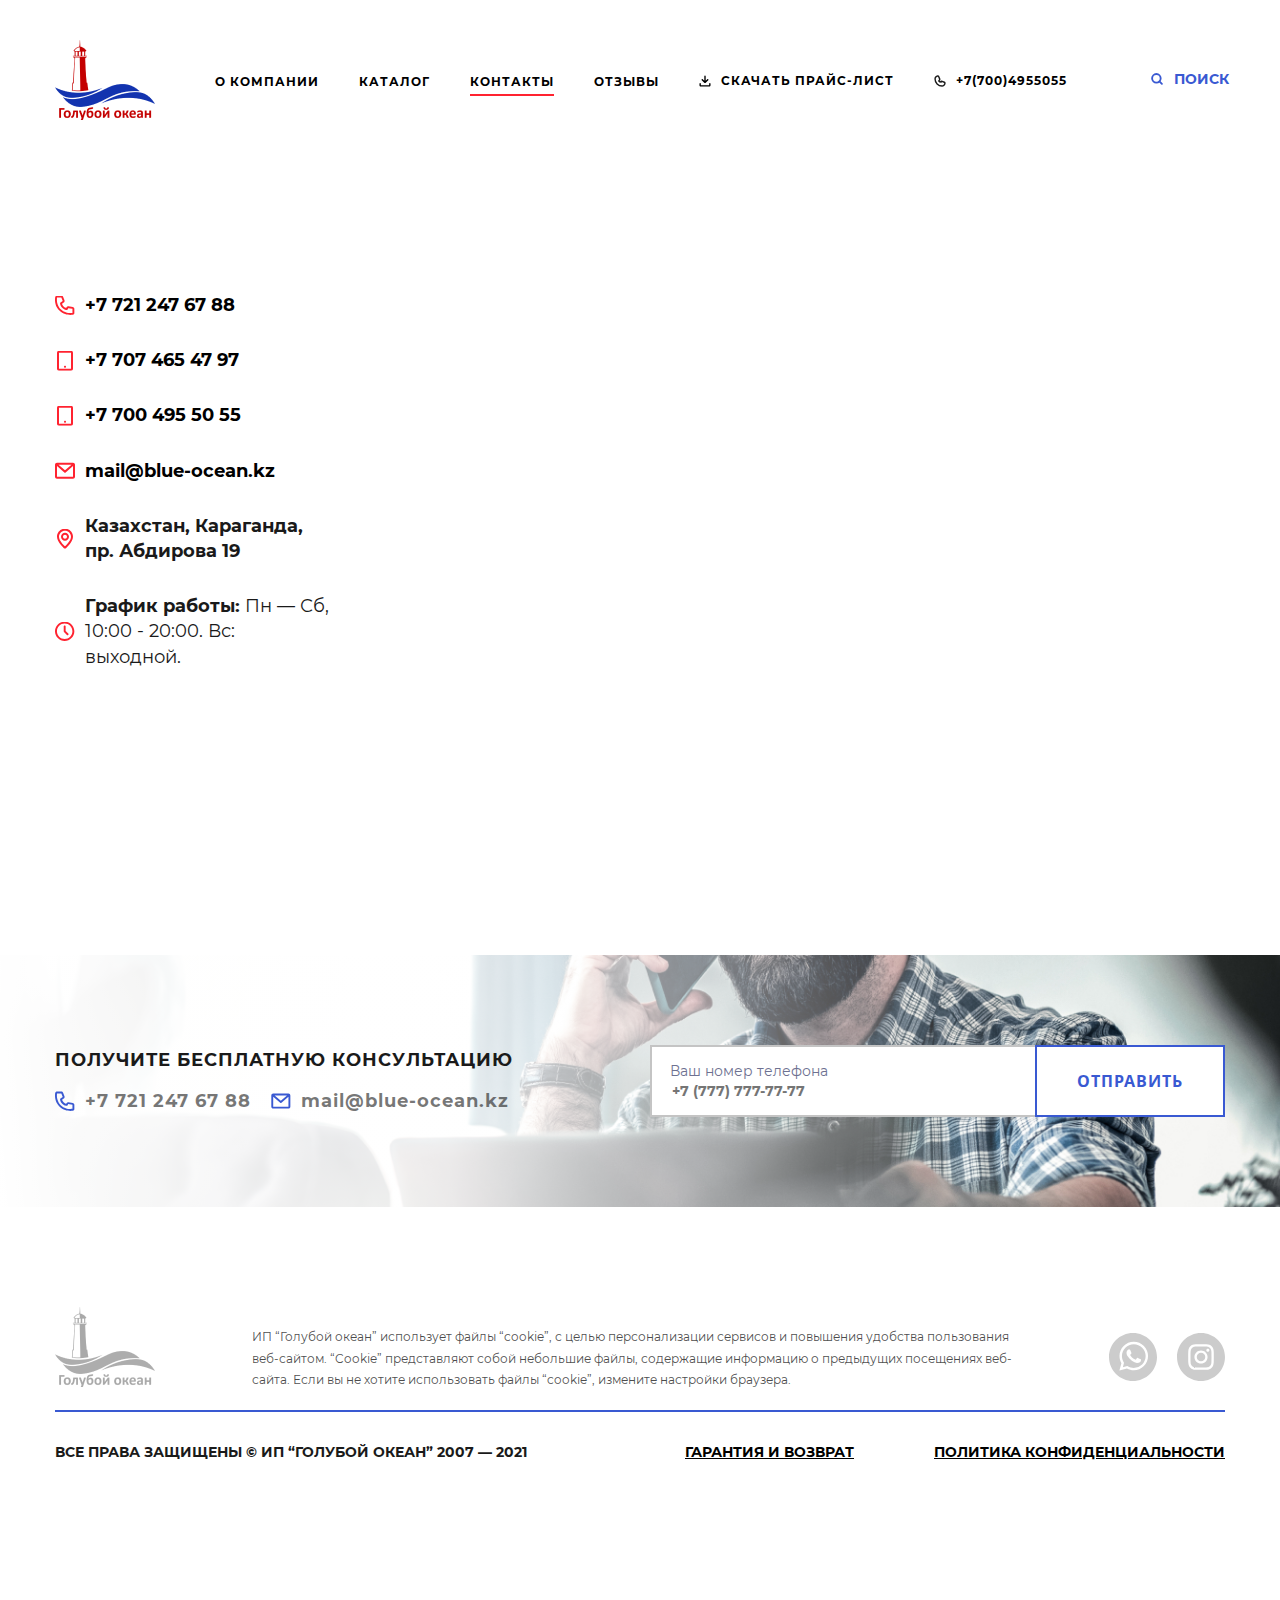
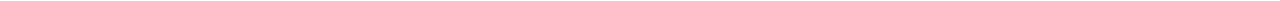
<file: contact.html>
<!DOCTYPE html>
<html lang="ru">
  <head>
    <meta charset="utf-8">
    <meta name="viewport" content="width=device-width">
    <meta http-equiv="X-UA-Compatible" content="ie=edge">
    <title>BlueOcean - Контакты</title>
    <link rel="stylesheet" property="stylesheet" href="front.css"/>
  </head>
  <body>
    <div class="set">
      <header class="header">
        <div class="section">
          <div class="header__inner"><a class="header__logo" href="/"><img class="header__img" src="img/logo.png"></a>
            <form class="header__form" data-submit="submit-form">
              <input class="header__form-input" type="text" data-outfocus="outInput">
              <button class="header__form-btn" type="button" data-click="toggleInput">
                <svg class="header__form-icon fill-none">
                  <use xlink:href="img/sprite.svg#search"></use>
                </svg>Поиск
              </button>
            </form>
            <nav class="header__menu menu">
              <ul class="menu__list">
                <li class="menu__item"><a class="menu__link" href="./about.html">О компании</a></li>
                <li class="menu__item"><a class="menu__link" href="./catalog.html">Каталог</a></li>
                <li class="menu__item"><a class="menu__link" href="./contact.html">Контакты</a></li>
                <li class="menu__item"><a class="menu__link" href="/#reviews">Отзывы</a></li>
                <li class="menu__item"><a class="menu__link" href="#">
                    <svg class="menu__icon">
                      <use xlink:href="img/sprite.svg#download"></use>
                    </svg>Скачать прайс-лист</a></li>
                <li class="menu__item"><a class="menu__link" href="tel:+7(700)4955055">
                    <svg class="menu__icon">
                      <use xlink:href="img/sprite.svg#phone"></use>
                    </svg>+7(700)4955055</a></li>
              </ul>
            </nav>
            <button class="header__toggle" data-click="burger"><span class="header__line"></span><span class="header__line"></span><span class="header__line"></span></button>
          </div>
        </div>
      </header>
      <main class="main">
        <section class="main-contact">
          <div class="section">
            <ul class="main-contact__list contact-list">
              <li class="contact-list__item contact-list__item--call"> <a href="tel:+7 721 247 67 88">+7 721 247 67 88</a></li>
              <li class="contact-list__item contact-list__item--phone"> <a href="tel:+7 707 465 47 97">+7 707 465 47 97</a></li>
              <li class="contact-list__item contact-list__item--phone"> <a href="tel:+7 700 495 50 55">+7 700 495 50 55</a></li>
              <li class="contact-list__item contact-list__item--envelope"> <a href="mailto:mail@blue-ocean.kz">mail@blue-ocean.kz</a></li>
              <li class="contact-list__item contact-list__item--map">Казахстан, Караганда, пр. Абдирова 19</li>
              <li class="contact-list__item contact-list__item--time">График работы: <span>Пн — Сб, 10:00 - 20:00. Вс: выходной.</span></li>
            </ul>
          </div>
          <div class="main-contact__map"><iframe id="map_934231154" frameborder="0"  sandbox="allow-modals allow-forms allow-scripts allow-same-origin allow-popups allow-top-navigation-by-user-activation"></iframe><script type="text/javascript">(function(e,t){var r=document.getElementById(e);r.contentWindow.document.open(),r.contentWindow.document.write(atob(t)),r.contentWindow.document.close()})("map_934231154", "[base64]/[base64]/[base64]")</script></div>
        </section>
        <section class="consultation">
          <div class="section">
            <div class="consultation__wrapper">
              <div class="consultation__info">
                <h2 class="consultation__title">Получите бесплатную консультацию</h2>
                <ul class="consultation__contact">
                  <li class="consultation__contact-item consultation__contact-item--phone">+7 721 247 67 88</li>
                  <li class="consultation__contact-item consultation__contact-item--envelope">mail@blue-ocean.kz</li>
                </ul>
              </div>
              <form class="consultation__form" action="#" data-submit="submutUserConsult">
                <div class="consultation__form-group">
                  <input type="hidden" name="consultFormSource" value="Заявка на консультацию">
                  <input class="consultation__form-input form-input" type="tel" name="consult-phone" placeholder="+7 (777) 777-77-77"><small class="contacts__form-error">Ошибка</small>
                </div><span class="consultation__form-label">Ваш номер телефона</span>
                <button class="consultation__form-btn btn btn--alt" type="submit">Отправить</button>
              </form>
            </div>
          </div>
        </section>
        <div class="popup" data-click="closePopup">
          <div class="popup__wrapper"> 
            <div class="popup__success">
              <div class="popup__content"> 
                <div class="popup__icon"><svg version="1.1" xmlns="http://www.w3.org/2000/svg" viewBox="0 0 130.2 130.2">
<circle class="path circle" fill="none" stroke="#73AF55" stroke-width="6" stroke-miterlimit="10" cx="65.1" cy="65.1" r="62.1"/>
<polyline class="path check" fill="none" stroke="#73AF55" stroke-width="6" stroke-linecap="round" stroke-miterlimit="10" points="100.2,40.2 51.5,88.8 29.8,67.5 "/>
</svg>
                </div>
                <h2 class="popup__title">Успешно!</h2>
                <p class="popup__descr">Ваша заявка принята! Ожидайте</p>
              </div>
            </div>
            <div class="popup__error">
              <div class="popup__content"> 
                <div class="popup__icon"><svg version="1.1" xmlns="http://www.w3.org/2000/svg" viewBox="0 0 130.2 130.2">
<circle class="path circle" fill="none" stroke="#D06079" stroke-width="6" stroke-miterlimit="10" cx="65.1" cy="65.1" r="62.1"/>
<line class="path line" fill="none" stroke="#D06079" stroke-width="6" stroke-linecap="round" stroke-miterlimit="10" x1="34.4" y1="37.9" x2="95.8" y2="92.3"/>
<line class="path line" fill="none" stroke="#D06079" stroke-width="6" stroke-linecap="round" stroke-miterlimit="10" x1="95.8" y1="38" x2="34.4" y2="92.2"/>
</svg>
                </div>
                <h2 class="popup__title">Ой!</h2>
                <p class="popup__descr">Что-то пошло не так...</p>
              </div>
            </div>
          </div>
        </div>
      </main>
      <footer class="footer">
        <div class="section">
          <div class="footer__top"><a class="footer__logo" href="#"><img src="img/logo.png" alt=""></a>
            <p class="footer__desrc">ИП “Голубой океан” использует файлы “cookie”, с целью персонализации сервисов и повышения удобства пользования веб-сайтом. “Cookie” представляют собой небольшие файлы, содержащие информацию о предыдущих посещениях веб-сайта. Если вы не хотите использовать файлы “cookie”, измените настройки браузера.</p>
            <ul class="footer__social">
              <li class="footer__social-item"><a class="footer__social-link footer__social-link--whatsapp" href="#">
                  <svg>
                    <use xlink:href="img/sprite.svg#whatsapp"></use>
                  </svg></a></li>
              <li class="footer__social-item"><a class="footer__social-link footer__social-link--insta" href="#">
                  <svg>
                    <use xlink:href="img/sprite.svg#instagram"></use>
                  </svg></a></li>
            </ul>
          </div>
          <div class="footer__bottom">
            <p class="footer__copyright">Все права защищены ©  ИП “Голубой океан” 2007 — 2021</p>
            <ul class="footer__bottom-list">
              <li class="footer__bottom-item"><a class="footer__bottom-link" href="#">гарантия и возврат</a></li>
              <li class="footer__bottom-item"><a class="footer__bottom-link" href="#">Политика конфиденциальности</a></li>
            </ul>
          </div>
        </div>
        <script async="async" src="front.js" type="module"></script>
      </footer>
    </div>
  </body>
</html>
</file>
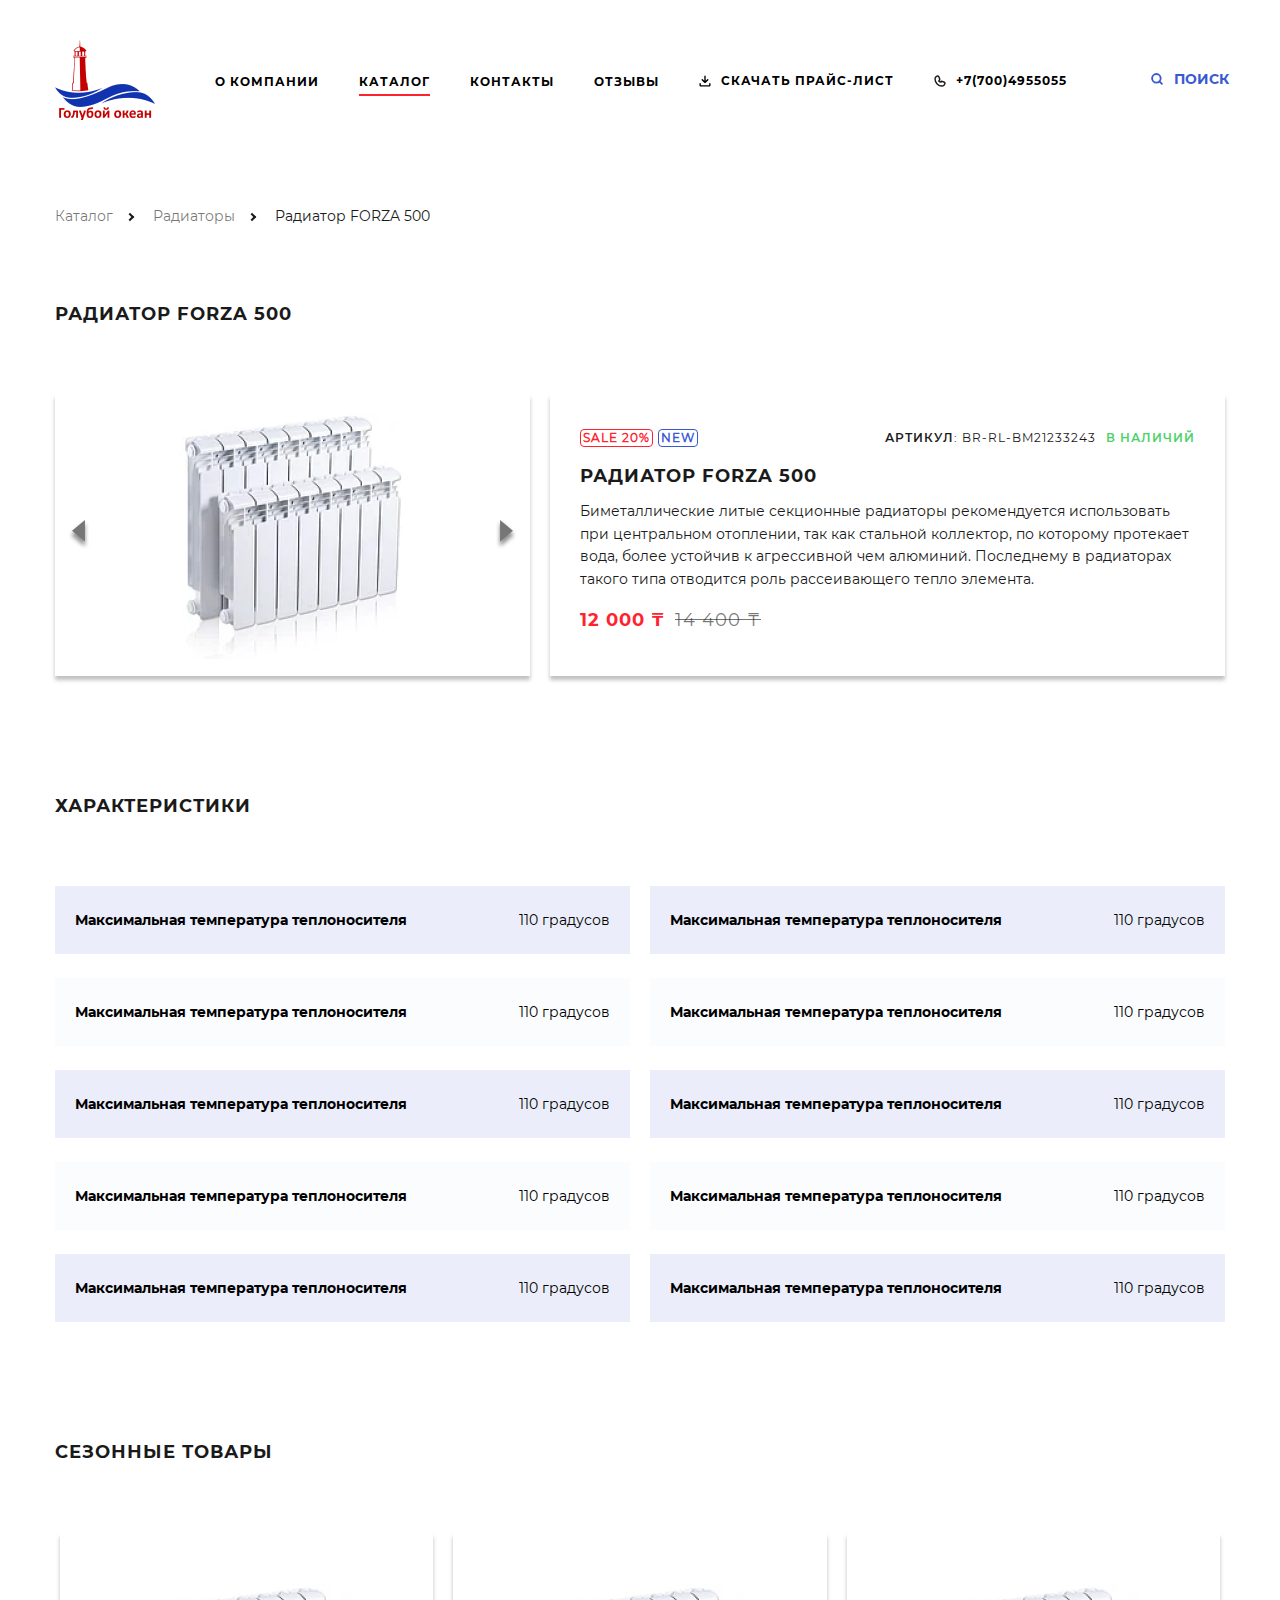
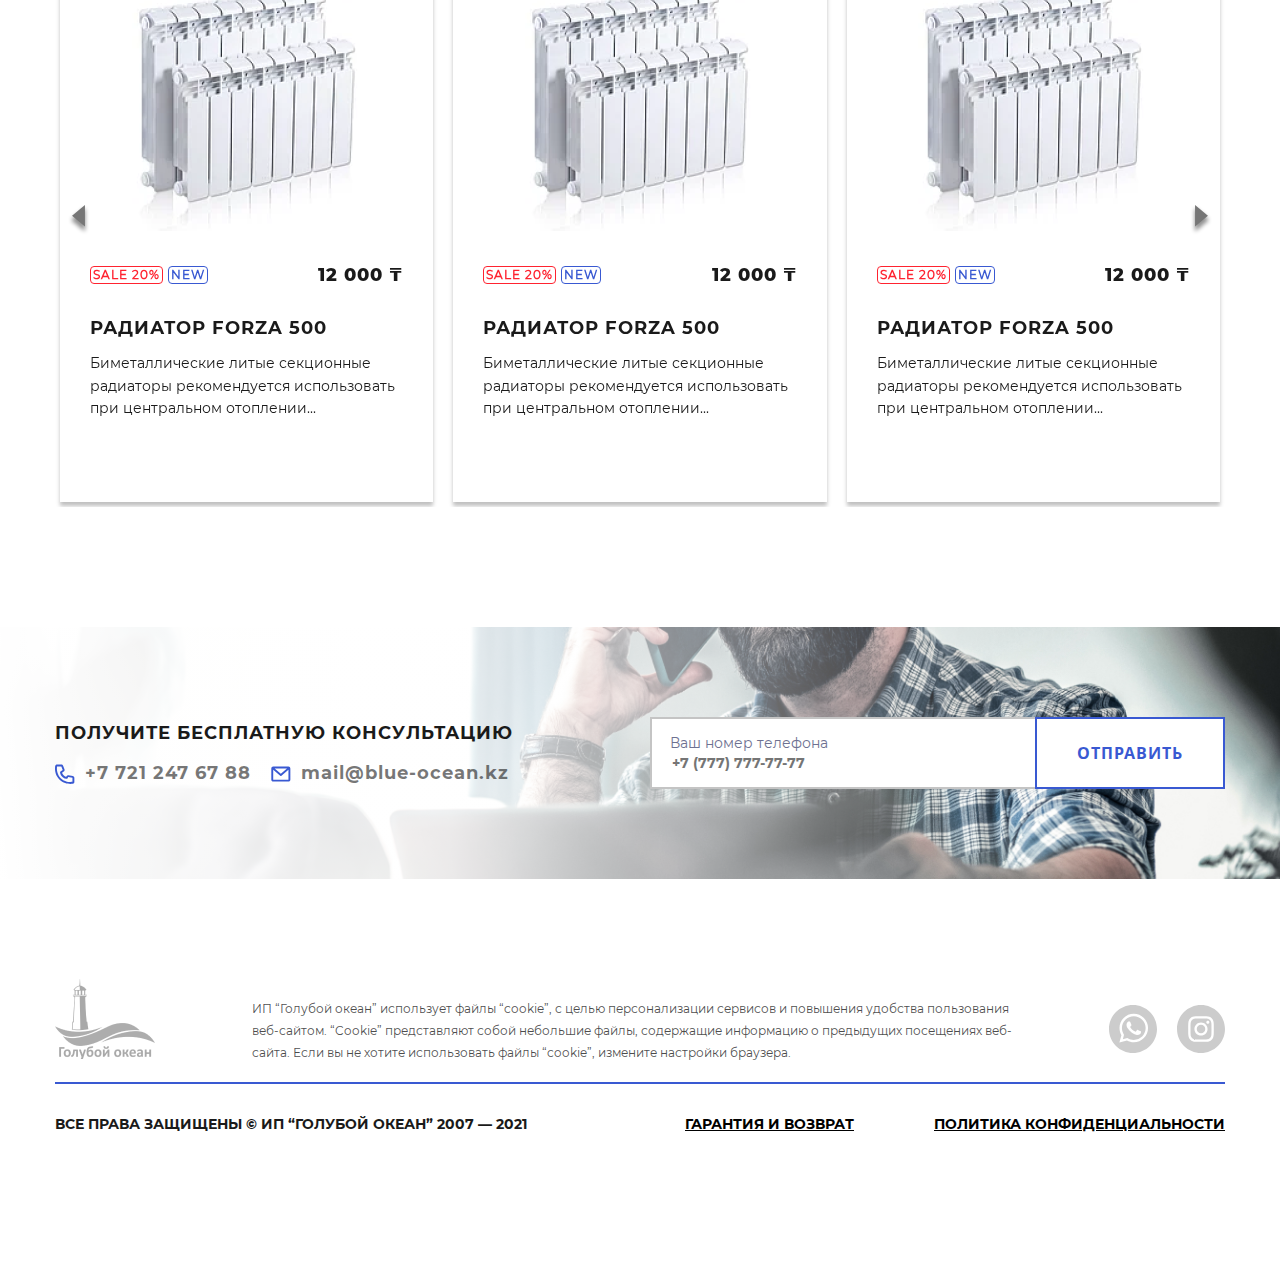
<file: single-product.html>
<!DOCTYPE html>
<html lang="ru">
  <head>
    <meta charset="utf-8">
    <meta name="viewport" content="width=device-width">
    <meta http-equiv="X-UA-Compatible" content="ie=edge">
    <title>BlueOcean - Страница товара</title>
    <link rel="stylesheet" property="stylesheet" href="front.css"/>
  </head>
  <body>
    <div class="set">
      <header class="header">
        <div class="section">
          <div class="header__inner"><a class="header__logo" href="/"><img class="header__img" src="img/logo.png"></a>
            <form class="header__form" data-submit="submit-form">
              <input class="header__form-input" type="text" data-outfocus="outInput">
              <button class="header__form-btn" type="button" data-click="toggleInput">
                <svg class="header__form-icon fill-none">
                  <use xlink:href="img/sprite.svg#search"></use>
                </svg>Поиск
              </button>
            </form>
            <nav class="header__menu menu">
              <ul class="menu__list">
                <li class="menu__item"><a class="menu__link" href="./about.html">О компании</a></li>
                <li class="menu__item"><a class="menu__link" href="./catalog.html">Каталог</a></li>
                <li class="menu__item"><a class="menu__link" href="./contact.html">Контакты</a></li>
                <li class="menu__item"><a class="menu__link" href="/#reviews">Отзывы</a></li>
                <li class="menu__item"><a class="menu__link" href="#">
                    <svg class="menu__icon">
                      <use xlink:href="img/sprite.svg#download"></use>
                    </svg>Скачать прайс-лист</a></li>
                <li class="menu__item"><a class="menu__link" href="tel:+7(700)4955055">
                    <svg class="menu__icon">
                      <use xlink:href="img/sprite.svg#phone"></use>
                    </svg>+7(700)4955055</a></li>
              </ul>
            </nav>
            <button class="header__toggle" data-click="burger"><span class="header__line"></span><span class="header__line"></span><span class="header__line"></span></button>
          </div>
        </div>
      </header>
      <main class="main">
        <section class="single-product">
          <div class="section">
            <ul class="breadcrumbs">
              <li class="breadcrumbs__item"><a class="breadcrumbs__link breadcrumbs__link" href="#">Каталог</a></li>
              <li class="breadcrumbs__item"><a class="breadcrumbs__link breadcrumbs__link" href="#">Радиаторы</a></li>
              <li class="breadcrumbs__item"><a class="breadcrumbs__link breadcrumbs__link--active" href="#">Радиатор FORZA 500</a></li>
            </ul>
            <h2 class="single-product__title title title--sm">Радиатор FORZA 500</h2>
            <div class="single-product__wrapper">
              <div class="single-product__slider slider">
                <div class="swiper-wrapper">
                  <div class="swiper-slide">
                    <div class="single-product__item"><img class="single-product__img" src="img/product-1.png" alt=""></div>
                  </div>
                  <div class="swiper-slide">
                    <div class="single-product__item"><img class="single-product__img" src="img/product-1.png" alt=""></div>
                  </div>
                  <div class="swiper-slide">
                    <div class="single-product__item"><img class="single-product__img" src="img/product-1.png" alt=""></div>
                  </div>
                </div>
                <div class="swiper-button-prev swiper-button-prev--gray">
                  <svg> 
                    <use xlink:href="img/sprite.svg#prev-btn"></use>
                  </svg>
                </div>
                <div class="swiper-button-next swiper-button-next--gray">
                  <svg> 
                    <use xlink:href="img/sprite.svg#next-btn"></use>
                  </svg>
                </div>
              </div>
              <div class="product__info single-product__info">
                <div class="single-product__header product__header">
                  <ul class="product-actions">
                    <li class="product-actions__item product-actions__item--sale">Sale 20%</li>
                    <li class="product-actions__item product-actions__item--new">New</li>
                  </ul>
                  <div class="product__meta"><span class="product__vendor-code"><span>Артикул</span>: br-rl-bm21233243</span><span class="single-product__available product__available">В наличий</span></div>
                </div>
                <h2 class="product__title secondary-title">Радиатор FORZA 500</h2>
                <p class="single-product__descr product__descr">Биметаллические литые секционные радиаторы рекомендуется использовать при центральном отоплении, так как стальной коллектор, по которому протекает вода, более устойчив к агрессивной чем алюминий. Последнему в радиаторах такого типа отводится роль рассеивающего тепло элемента.</p>
                <div class="product__price single-product__price"><span class="product__price-current">12 000 ₸</span><span class="product__price-old">14 400 ₸</span></div>
              </div>
            </div>
          </div>
        </section>
        <section class="props">
          <div class="section"> 
            <h2 class="props__title title title--sm">Характеристики</h2>
            <div class="props__wrapper">
              <ul class="props__list">
                <li class="props__list-item">Максимальная температура теплоносителя <span>110 градусов</span></li>
                <li class="props__list-item">Максимальная температура теплоносителя <span>110 градусов</span></li>
                <li class="props__list-item">Максимальная температура теплоносителя <span>110 градусов</span></li>
                <li class="props__list-item">Максимальная температура теплоносителя <span>110 градусов</span></li>
                <li class="props__list-item">Максимальная температура теплоносителя <span>110 градусов</span></li>
              </ul>
              <ul class="props__list">
                <li class="props__list-item">Максимальная температура теплоносителя <span>110 градусов</span></li>
                <li class="props__list-item">Максимальная температура теплоносителя <span>110 градусов</span></li>
                <li class="props__list-item">Максимальная температура теплоносителя <span>110 градусов</span></li>
                <li class="props__list-item">Максимальная температура теплоносителя <span>110 градусов</span></li>
                <li class="props__list-item">Максимальная температура теплоносителя <span>110 градусов</span></li>
              </ul>
            </div>
          </div>
        </section>
        <section class="products section-offset--sm">
          <div class="section">
            <h2 class="products__title title title--sm">Сезонные товары</h2>
            <div class="products-slider slider">
              <div class="swiper-wrapper">
                <div class="swiper-slide">
                  <div class="products-slider__item product"><img class="product__img" src="img/product-1.png" alt="">
                    <div class="product__info">
                      <div class="product__header">
                        <ul class="product-actions">
                          <li class="product-actions__item product-actions__item--sale">Sale 20%</li>
                          <li class="product-actions__item product-actions__item--new">New</li>
                        </ul><span class="product__price">12 000 ₸</span>
                      </div>
                      <h3 class="product__title">Радиатор FORZA 500</h3>
                      <p class="product__descr">Биметаллические литые секционные радиаторы рекомендуется использовать при центральном отоплении...</p><a class="product__btn" href="single-product.html">Подробнее</a>
                    </div>
                  </div>
                </div>
                <div class="swiper-slide">
                  <div class="products-slider__item product"><img class="product__img" src="img/product-1.png" alt="">
                    <div class="product__info">
                      <div class="product__header">
                        <ul class="product-actions">
                          <li class="product-actions__item product-actions__item--sale">Sale 20%</li>
                          <li class="product-actions__item product-actions__item--new">New</li>
                        </ul><span class="product__price">12 000 ₸</span>
                      </div>
                      <h3 class="product__title">Радиатор FORZA 500</h3>
                      <p class="product__descr">Биметаллические литые секционные радиаторы рекомендуется использовать при центральном отоплении...</p><a class="product__btn" href="single-product.html">Подробнее</a>
                    </div>
                  </div>
                </div>
                <div class="swiper-slide">
                  <div class="products-slider__item product"><img class="product__img" src="img/product-1.png" alt="">
                    <div class="product__info">
                      <div class="product__header">
                        <ul class="product-actions">
                          <li class="product-actions__item product-actions__item--sale">Sale 20%</li>
                          <li class="product-actions__item product-actions__item--new">New</li>
                        </ul><span class="product__price">12 000 ₸</span>
                      </div>
                      <h3 class="product__title">Радиатор FORZA 500</h3>
                      <p class="product__descr">Биметаллические литые секционные радиаторы рекомендуется использовать при центральном отоплении...</p><a class="product__btn" href="single-product.html">Подробнее</a>
                    </div>
                  </div>
                </div>
              </div>
              <div class="swiper-button-prev swiper-button-prev--gray">
                <svg> 
                  <use xlink:href="img/sprite.svg#prev-btn"></use>
                </svg>
              </div>
              <div class="swiper-button-next swiper-button-next--gray">
                <svg> 
                  <use xlink:href="img/sprite.svg#next-btn"></use>
                </svg>
              </div>
            </div>
          </div>
        </section>
        <section class="consultation">
          <div class="section">
            <div class="consultation__wrapper">
              <div class="consultation__info">
                <h2 class="consultation__title">Получите бесплатную консультацию</h2>
                <ul class="consultation__contact">
                  <li class="consultation__contact-item consultation__contact-item--phone">+7 721 247 67 88</li>
                  <li class="consultation__contact-item consultation__contact-item--envelope">mail@blue-ocean.kz</li>
                </ul>
              </div>
              <form class="consultation__form" action="#" data-submit="submutUserConsult">
                <div class="consultation__form-group">
                  <input type="hidden" name="consultFormSource" value="Заявка на консультацию">
                  <input class="consultation__form-input form-input" type="tel" name="consult-phone" placeholder="+7 (777) 777-77-77"><small class="contacts__form-error">Ошибка</small>
                </div><span class="consultation__form-label">Ваш номер телефона</span>
                <button class="consultation__form-btn btn btn--alt" type="submit">Отправить</button>
              </form>
            </div>
          </div>
        </section>
        <div class="popup" data-click="closePopup">
          <div class="popup__wrapper"> 
            <div class="popup__success">
              <div class="popup__content"> 
                <div class="popup__icon"><svg version="1.1" xmlns="http://www.w3.org/2000/svg" viewBox="0 0 130.2 130.2">
<circle class="path circle" fill="none" stroke="#73AF55" stroke-width="6" stroke-miterlimit="10" cx="65.1" cy="65.1" r="62.1"/>
<polyline class="path check" fill="none" stroke="#73AF55" stroke-width="6" stroke-linecap="round" stroke-miterlimit="10" points="100.2,40.2 51.5,88.8 29.8,67.5 "/>
</svg>
                </div>
                <h2 class="popup__title">Успешно!</h2>
                <p class="popup__descr">Ваша заявка принята! Ожидайте</p>
              </div>
            </div>
            <div class="popup__error">
              <div class="popup__content"> 
                <div class="popup__icon"><svg version="1.1" xmlns="http://www.w3.org/2000/svg" viewBox="0 0 130.2 130.2">
<circle class="path circle" fill="none" stroke="#D06079" stroke-width="6" stroke-miterlimit="10" cx="65.1" cy="65.1" r="62.1"/>
<line class="path line" fill="none" stroke="#D06079" stroke-width="6" stroke-linecap="round" stroke-miterlimit="10" x1="34.4" y1="37.9" x2="95.8" y2="92.3"/>
<line class="path line" fill="none" stroke="#D06079" stroke-width="6" stroke-linecap="round" stroke-miterlimit="10" x1="95.8" y1="38" x2="34.4" y2="92.2"/>
</svg>
                </div>
                <h2 class="popup__title">Ой!</h2>
                <p class="popup__descr">Что-то пошло не так...</p>
              </div>
            </div>
          </div>
        </div>
      </main>
      <footer class="footer">
        <div class="section">
          <div class="footer__top"><a class="footer__logo" href="#"><img src="img/logo.png" alt=""></a>
            <p class="footer__desrc">ИП “Голубой океан” использует файлы “cookie”, с целью персонализации сервисов и повышения удобства пользования веб-сайтом. “Cookie” представляют собой небольшие файлы, содержащие информацию о предыдущих посещениях веб-сайта. Если вы не хотите использовать файлы “cookie”, измените настройки браузера.</p>
            <ul class="footer__social">
              <li class="footer__social-item"><a class="footer__social-link footer__social-link--whatsapp" href="#">
                  <svg>
                    <use xlink:href="img/sprite.svg#whatsapp"></use>
                  </svg></a></li>
              <li class="footer__social-item"><a class="footer__social-link footer__social-link--insta" href="#">
                  <svg>
                    <use xlink:href="img/sprite.svg#instagram"></use>
                  </svg></a></li>
            </ul>
          </div>
          <div class="footer__bottom">
            <p class="footer__copyright">Все права защищены ©  ИП “Голубой океан” 2007 — 2021</p>
            <ul class="footer__bottom-list">
              <li class="footer__bottom-item"><a class="footer__bottom-link" href="#">гарантия и возврат</a></li>
              <li class="footer__bottom-item"><a class="footer__bottom-link" href="#">Политика конфиденциальности</a></li>
            </ul>
          </div>
        </div>
        <script async="async" src="front.js" type="module"></script>
      </footer>
    </div>
  </body>
</html>
</file>
<file: front.css>
* {
  margin: 0;
  padding: 0;
  line-height: 1.15;
  box-sizing: border-box;
  outline: 0;
  text-decoration: none;
  -webkit-text-size-adjust: 100%;
}

a {
  color: #000;
}

h1, h2, h3, h4, h5, h6 {
  font-weight: 500;
  font-size: 1em;
}

em, strong, i, b, address, cite {
  font-style: normal;
  font-weight: 500;
}

ul, ol {
  list-style: none;
}

input[type=submit], button {
  cursor: pointer;
  background: transparent;
  border: 0;
}

img {
  max-width: 100%;
}

@font-face {
  font-family: "swiper-icons";
  src: url("data:application/font-woff;charset=utf-8;base64, [base64]//wADZ2x5ZgAAAywAAADMAAAD2MHtryVoZWFkAAABbAAAADAAAAA2E2+eoWhoZWEAAAGcAAAAHwAAACQC9gDzaG10eAAAAigAAAAZAAAArgJkABFsb2NhAAAC0AAAAFoAAABaFQAUGG1heHAAAAG8AAAAHwAAACAAcABAbmFtZQAAA/gAAAE5AAACXvFdBwlwb3N0AAAFNAAAAGIAAACE5s74hXjaY2BkYGAAYpf5Hu/j+W2+MnAzMYDAzaX6QjD6/4//Bxj5GA8AuRwMYGkAPywL13jaY2BkYGA88P8Agx4j+/8fQDYfA1AEBWgDAIB2BOoAeNpjYGRgYNBh4GdgYgABEMnIABJzYNADCQAACWgAsQB42mNgYfzCOIGBlYGB0YcxjYGBwR1Kf2WQZGhhYGBiYGVmgAFGBiQQkOaawtDAoMBQxXjg/wEGPcYDDA4wNUA2CCgwsAAAO4EL6gAAeNpj2M0gyAACqxgGNWBkZ2D4/wMA+xkDdgAAAHjaY2BgYGaAYBkGRgYQiAHyGMF8FgYHIM3DwMHABGQrMOgyWDLEM1T9/w8UBfEMgLzE////P/5//f/V/xv+r4eaAAeMbAxwIUYmIMHEgKYAYjUcsDAwsLKxc3BycfPw8jEQA/[base64]/uznmfPFBNODM2K7MTQ45YEAZqGP81AmGGcF3iPqOop0r1SPTaTbVkfUe4HXj97wYE+yNwWYxwWu4v1ugWHgo3S1XdZEVqWM7ET0cfnLGxWfkgR42o2PvWrDMBSFj/IHLaF0zKjRgdiVMwScNRAoWUoH78Y2icB/yIY09An6AH2Bdu/UB+yxopYshQiEvnvu0dURgDt8QeC8PDw7Fpji3fEA4z/PEJ6YOB5hKh4dj3EvXhxPqH/SKUY3rJ7srZ4FZnh1PMAtPhwP6fl2PMJMPDgeQ4rY8YT6Gzao0eAEA409DuggmTnFnOcSCiEiLMgxCiTI6Cq5DZUd3Qmp10vO0LaLTd2cjN4fOumlc7lUYbSQcZFkutRG7g6JKZKy0RmdLY680CDnEJ+UMkpFFe1RN7nxdVpXrC4aTtnaurOnYercZg2YVmLN/d/gczfEimrE/fs/bOuq29Zmn8tloORaXgZgGa78yO9/cnXm2BpaGvq25Dv9S4E9+5SIc9PqupJKhYFSSl47+Qcr1mYNAAAAeNptw0cKwkAAAMDZJA8Q7OUJvkLsPfZ6zFVERPy8qHh2YER+3i/BP83vIBLLySsoKimrqKqpa2hp6+jq6RsYGhmbmJqZSy0sraxtbO3sHRydnEMU4uR6yx7JJXveP7WrDycAAAAAAAH//wACeNpjYGRgYOABYhkgZgJCZgZNBkYGLQZtIJsFLMYAAAw3ALgAeNolizEKgDAQBCchRbC2sFER0YD6qVQiBCv/H9ezGI6Z5XBAw8CBK/m5iQQVauVbXLnOrMZv2oLdKFa8Pjuru2hJzGabmOSLzNMzvutpB3N42mNgZGBg4GKQYzBhYMxJLMlj4GBgAYow/P/PAJJhLM6sSoWKfWCAAwDAjgbRAAB42mNgYGBkAIIbCZo5IPrmUn0hGA0AO8EFTQAA");
  font-weight: 400;
  font-style: normal;
}
:root {
  --swiper-theme-color: #007aff;
}

.swiper {
  margin-left: auto;
  margin-right: auto;
  position: relative;
  overflow: hidden;
  list-style: none;
  padding: 0;
  /* Fix of Webkit flickering */
  z-index: 1;
}

.swiper-vertical > .swiper-wrapper {
  flex-direction: column;
}

.swiper-wrapper {
  position: relative;
  width: 100%;
  height: 100%;
  z-index: 1;
  display: flex;
  transition-property: transform;
  box-sizing: content-box;
}

.swiper-android .swiper-slide,
.swiper-wrapper {
  transform: translate3d(0px, 0, 0);
}

.swiper-pointer-events {
  touch-action: pan-y;
}

.swiper-pointer-events.swiper-vertical {
  touch-action: pan-x;
}

.swiper-slide {
  flex-shrink: 0;
  width: 100%;
  height: 100%;
  position: relative;
  transition-property: transform;
}

.swiper-slide-invisible-blank {
  visibility: hidden;
}

/* Auto Height */
.swiper-autoheight,
.swiper-autoheight .swiper-slide {
  height: auto;
}

.swiper-autoheight .swiper-wrapper {
  align-items: flex-start;
  transition-property: transform, height;
}

/* 3D Effects */
.swiper-3d,
.swiper-3d.swiper-css-mode .swiper-wrapper {
  perspective: 1200px;
}

.swiper-3d .swiper-wrapper,
.swiper-3d .swiper-slide,
.swiper-3d .swiper-slide-shadow,
.swiper-3d .swiper-slide-shadow-left,
.swiper-3d .swiper-slide-shadow-right,
.swiper-3d .swiper-slide-shadow-top,
.swiper-3d .swiper-slide-shadow-bottom,
.swiper-3d .swiper-cube-shadow {
  transform-style: preserve-3d;
}

.swiper-3d .swiper-slide-shadow,
.swiper-3d .swiper-slide-shadow-left,
.swiper-3d .swiper-slide-shadow-right,
.swiper-3d .swiper-slide-shadow-top,
.swiper-3d .swiper-slide-shadow-bottom {
  position: absolute;
  left: 0;
  top: 0;
  width: 100%;
  height: 100%;
  pointer-events: none;
  z-index: 10;
}

.swiper-3d .swiper-slide-shadow {
  background: rgba(0, 0, 0, 0.15);
}

.swiper-3d .swiper-slide-shadow-left {
  background-image: linear-gradient(to left, rgba(0, 0, 0, 0.5), rgba(0, 0, 0, 0));
}

.swiper-3d .swiper-slide-shadow-right {
  background-image: linear-gradient(to right, rgba(0, 0, 0, 0.5), rgba(0, 0, 0, 0));
}

.swiper-3d .swiper-slide-shadow-top {
  background-image: linear-gradient(to top, rgba(0, 0, 0, 0.5), rgba(0, 0, 0, 0));
}

.swiper-3d .swiper-slide-shadow-bottom {
  background-image: linear-gradient(to bottom, rgba(0, 0, 0, 0.5), rgba(0, 0, 0, 0));
}

/* CSS Mode */
.swiper-css-mode > .swiper-wrapper {
  overflow: auto;
  scrollbar-width: none;
  /* For Firefox */
  -ms-overflow-style: none;
  /* For Internet Explorer and Edge */
}

.swiper-css-mode > .swiper-wrapper::-webkit-scrollbar {
  display: none;
}

.swiper-css-mode > .swiper-wrapper > .swiper-slide {
  scroll-snap-align: start start;
}

.swiper-horizontal.swiper-css-mode > .swiper-wrapper {
  scroll-snap-type: x mandatory;
}

.swiper-vertical.swiper-css-mode > .swiper-wrapper {
  scroll-snap-type: y mandatory;
}

.swiper-centered > .swiper-wrapper::before {
  content: "";
  flex-shrink: 0;
  order: 9999;
}

.swiper-centered.swiper-horizontal > .swiper-wrapper > .swiper-slide:first-child {
  margin-inline-start: var(--swiper-centered-offset-before);
}

.swiper-centered.swiper-horizontal > .swiper-wrapper::before {
  height: 100%;
  min-height: 1px;
  width: var(--swiper-centered-offset-after);
}

.swiper-centered.swiper-vertical > .swiper-wrapper > .swiper-slide:first-child {
  margin-block-start: var(--swiper-centered-offset-before);
}

.swiper-centered.swiper-vertical > .swiper-wrapper::before {
  width: 100%;
  min-width: 1px;
  height: var(--swiper-centered-offset-after);
}

.swiper-centered > .swiper-wrapper > .swiper-slide {
  scroll-snap-align: center center;
}

.swiper-virtual.swiper-css-mode .swiper-wrapper::after {
  content: "";
  position: absolute;
  left: 0;
  top: 0;
  pointer-events: none;
}

.swiper-virtual.swiper-css-mode.swiper-horizontal .swiper-wrapper::after {
  height: 1px;
  width: var(--swiper-virtual-size);
}

.swiper-virtual.swiper-css-mode.swiper-vertical .swiper-wrapper::after {
  width: 1px;
  height: var(--swiper-virtual-size);
}

:root {
  --swiper-navigation-size: 44px;
  /*
   --swiper-navigation-color: var(--swiper-theme-color);
   */
}

.swiper-button-prev,
.swiper-button-next {
  position: absolute;
  top: 50%;
  width: calc(var(--swiper-navigation-size) / 44 * 27);
  height: var(--swiper-navigation-size);
  margin-top: calc(0px - var(--swiper-navigation-size) / 2);
  z-index: 10;
  cursor: pointer;
  display: flex;
  align-items: center;
  justify-content: center;
  color: var(--swiper-navigation-color, var(--swiper-theme-color));
}

.swiper-button-prev.swiper-button-disabled,
.swiper-button-next.swiper-button-disabled {
  opacity: 0.35;
  cursor: auto;
  pointer-events: none;
}

.swiper-button-prev:after,
.swiper-button-next:after {
  font-family: swiper-icons;
  font-size: var(--swiper-navigation-size);
  text-transform: none !important;
  letter-spacing: 0;
  text-transform: none;
  font-variant: initial;
  line-height: 1;
}

.swiper-button-prev,
.swiper-rtl .swiper-button-next {
  left: 10px;
  right: auto;
}

.swiper-button-prev:after,
.swiper-rtl .swiper-button-next:after {
  content: "prev";
}

.swiper-button-next,
.swiper-rtl .swiper-button-prev {
  right: 10px;
  left: auto;
}

.swiper-button-next:after,
.swiper-rtl .swiper-button-prev:after {
  content: "next";
}

.swiper-button-lock {
  display: none;
}

:root {
  /*
   --swiper-pagination-color: var(--swiper-theme-color);
   --swiper-pagination-bullet-size: 8px;
   --swiper-pagination-bullet-width: 8px;
   --swiper-pagination-bullet-height: 8px;
   --swiper-pagination-bullet-inactive-color: #000;
   --swiper-pagination-bullet-inactive-opacity: 0.2;
   --swiper-pagination-bullet-opacity: 1;
   --swiper-pagination-bullet-horizontal-gap: 4px;
   --swiper-pagination-bullet-vertical-gap: 6px;
   */
}

.swiper-pagination {
  position: absolute;
  text-align: center;
  transition: 300ms opacity;
  transform: translate3d(0, 0, 0);
  z-index: 10;
}

.swiper-pagination.swiper-pagination-hidden {
  opacity: 0;
}

/* Common Styles */
.swiper-pagination-fraction,
.swiper-pagination-custom,
.swiper-horizontal > .swiper-pagination-bullets,
.swiper-pagination-bullets.swiper-pagination-horizontal {
  bottom: 10px;
  left: 0;
  width: 100%;
}

/* Bullets */
.swiper-pagination-bullets-dynamic {
  overflow: hidden;
  font-size: 0;
}

.swiper-pagination-bullets-dynamic .swiper-pagination-bullet {
  transform: scale(0.33);
  position: relative;
}

.swiper-pagination-bullets-dynamic .swiper-pagination-bullet-active {
  transform: scale(1);
}

.swiper-pagination-bullets-dynamic .swiper-pagination-bullet-active-main {
  transform: scale(1);
}

.swiper-pagination-bullets-dynamic .swiper-pagination-bullet-active-prev {
  transform: scale(0.66);
}

.swiper-pagination-bullets-dynamic .swiper-pagination-bullet-active-prev-prev {
  transform: scale(0.33);
}

.swiper-pagination-bullets-dynamic .swiper-pagination-bullet-active-next {
  transform: scale(0.66);
}

.swiper-pagination-bullets-dynamic .swiper-pagination-bullet-active-next-next {
  transform: scale(0.33);
}

.swiper-pagination-bullet {
  width: var(--swiper-pagination-bullet-width, var(--swiper-pagination-bullet-size, 8px));
  height: var(--swiper-pagination-bullet-height, var(--swiper-pagination-bullet-size, 8px));
  display: inline-block;
  border-radius: 50%;
  background: var(--swiper-pagination-bullet-inactive-color, #000);
  opacity: var(--swiper-pagination-bullet-inactive-opacity, 0.2);
}

button.swiper-pagination-bullet {
  border: none;
  margin: 0;
  padding: 0;
  box-shadow: none;
  -webkit-appearance: none;
  appearance: none;
}

.swiper-pagination-clickable .swiper-pagination-bullet {
  cursor: pointer;
}

.swiper-pagination-bullet:only-child {
  display: none !important;
}

.swiper-pagination-bullet-active {
  opacity: var(--swiper-pagination-bullet-opacity, 1);
  background: var(--swiper-pagination-color, var(--swiper-theme-color));
}

.swiper-vertical > .swiper-pagination-bullets,
.swiper-pagination-vertical.swiper-pagination-bullets {
  right: 10px;
  top: 50%;
  transform: translate3d(0px, -50%, 0);
}

.swiper-vertical > .swiper-pagination-bullets .swiper-pagination-bullet,
.swiper-pagination-vertical.swiper-pagination-bullets .swiper-pagination-bullet {
  margin: var(--swiper-pagination-bullet-vertical-gap, 6px) 0;
  display: block;
}

.swiper-vertical > .swiper-pagination-bullets.swiper-pagination-bullets-dynamic,
.swiper-pagination-vertical.swiper-pagination-bullets.swiper-pagination-bullets-dynamic {
  top: 50%;
  transform: translateY(-50%);
  width: 8px;
}

.swiper-vertical > .swiper-pagination-bullets.swiper-pagination-bullets-dynamic .swiper-pagination-bullet,
.swiper-pagination-vertical.swiper-pagination-bullets.swiper-pagination-bullets-dynamic .swiper-pagination-bullet {
  display: inline-block;
  transition: 200ms transform, 200ms top;
}

.swiper-horizontal > .swiper-pagination-bullets .swiper-pagination-bullet,
.swiper-pagination-horizontal.swiper-pagination-bullets .swiper-pagination-bullet {
  margin: 0 var(--swiper-pagination-bullet-horizontal-gap, 4px);
}

.swiper-horizontal > .swiper-pagination-bullets.swiper-pagination-bullets-dynamic,
.swiper-pagination-horizontal.swiper-pagination-bullets.swiper-pagination-bullets-dynamic {
  left: 50%;
  transform: translateX(-50%);
  white-space: nowrap;
}

.swiper-horizontal > .swiper-pagination-bullets.swiper-pagination-bullets-dynamic .swiper-pagination-bullet,
.swiper-pagination-horizontal.swiper-pagination-bullets.swiper-pagination-bullets-dynamic .swiper-pagination-bullet {
  transition: 200ms transform, 200ms left;
}

.swiper-horizontal.swiper-rtl > .swiper-pagination-bullets-dynamic .swiper-pagination-bullet {
  transition: 200ms transform, 200ms right;
}

/* Progress */
.swiper-pagination-progressbar {
  background: rgba(0, 0, 0, 0.25);
  position: absolute;
}

.swiper-pagination-progressbar .swiper-pagination-progressbar-fill {
  background: var(--swiper-pagination-color, var(--swiper-theme-color));
  position: absolute;
  left: 0;
  top: 0;
  width: 100%;
  height: 100%;
  transform: scale(0);
  transform-origin: left top;
}

.swiper-rtl .swiper-pagination-progressbar .swiper-pagination-progressbar-fill {
  transform-origin: right top;
}

.swiper-horizontal > .swiper-pagination-progressbar,
.swiper-pagination-progressbar.swiper-pagination-horizontal,
.swiper-vertical > .swiper-pagination-progressbar.swiper-pagination-progressbar-opposite,
.swiper-pagination-progressbar.swiper-pagination-vertical.swiper-pagination-progressbar-opposite {
  width: 100%;
  height: 4px;
  left: 0;
  top: 0;
}

.swiper-vertical > .swiper-pagination-progressbar,
.swiper-pagination-progressbar.swiper-pagination-vertical,
.swiper-horizontal > .swiper-pagination-progressbar.swiper-pagination-progressbar-opposite,
.swiper-pagination-progressbar.swiper-pagination-horizontal.swiper-pagination-progressbar-opposite {
  width: 4px;
  height: 100%;
  left: 0;
  top: 0;
}

.swiper-pagination-lock {
  display: none;
}

/* Scrollbar */
.swiper-scrollbar {
  border-radius: 10px;
  position: relative;
  -ms-touch-action: none;
  background: rgba(0, 0, 0, 0.1);
}

.swiper-horizontal > .swiper-scrollbar {
  position: absolute;
  left: 1%;
  bottom: 3px;
  z-index: 50;
  height: 5px;
  width: 98%;
}

.swiper-vertical > .swiper-scrollbar {
  position: absolute;
  right: 3px;
  top: 1%;
  z-index: 50;
  width: 5px;
  height: 98%;
}

.swiper-scrollbar-drag {
  height: 100%;
  width: 100%;
  position: relative;
  background: rgba(0, 0, 0, 0.5);
  border-radius: 10px;
  left: 0;
  top: 0;
}

.swiper-scrollbar-cursor-drag {
  cursor: move;
}

.swiper-scrollbar-lock {
  display: none;
}

.swiper-zoom-container {
  width: 100%;
  height: 100%;
  display: flex;
  justify-content: center;
  align-items: center;
  text-align: center;
}

.swiper-zoom-container > img,
.swiper-zoom-container > svg,
.swiper-zoom-container > canvas {
  max-width: 100%;
  max-height: 100%;
  object-fit: contain;
}

.swiper-slide-zoomed {
  cursor: move;
}

/* Preloader */
:root {
  /*
   --swiper-preloader-color: var(--swiper-theme-color);
   */
}

.swiper-lazy-preloader {
  width: 42px;
  height: 42px;
  position: absolute;
  left: 50%;
  top: 50%;
  margin-left: -21px;
  margin-top: -21px;
  z-index: 10;
  transform-origin: 50%;
  animation: swiper-preloader-spin 1s infinite linear;
  box-sizing: border-box;
  border: 4px solid var(--swiper-preloader-color, var(--swiper-theme-color));
  border-radius: 50%;
  border-top-color: transparent;
}

.swiper-lazy-preloader-white {
  --swiper-preloader-color: #fff;
}

.swiper-lazy-preloader-black {
  --swiper-preloader-color: #000;
}

@keyframes swiper-preloader-spin {
  100% {
    transform: rotate(360deg);
  }
}
/* a11y */
.swiper .swiper-notification {
  position: absolute;
  left: 0;
  top: 0;
  pointer-events: none;
  opacity: 0;
  z-index: -1000;
}

.swiper-free-mode > .swiper-wrapper {
  transition-timing-function: ease-out;
  margin: 0 auto;
}

.swiper-grid > .swiper-wrapper {
  flex-wrap: wrap;
}

.swiper-grid-column > .swiper-wrapper {
  flex-wrap: wrap;
  flex-direction: column;
}

.swiper-fade.swiper-free-mode .swiper-slide {
  transition-timing-function: ease-out;
}

.swiper-fade .swiper-slide {
  pointer-events: none;
  transition-property: opacity;
}

.swiper-fade .swiper-slide .swiper-slide {
  pointer-events: none;
}

.swiper-fade .swiper-slide-active,
.swiper-fade .swiper-slide-active .swiper-slide-active {
  pointer-events: auto;
}

.swiper-cube {
  overflow: visible;
}

.swiper-cube .swiper-slide {
  pointer-events: none;
  -webkit-backface-visibility: hidden;
  backface-visibility: hidden;
  z-index: 1;
  visibility: hidden;
  transform-origin: 0 0;
  width: 100%;
  height: 100%;
}

.swiper-cube .swiper-slide .swiper-slide {
  pointer-events: none;
}

.swiper-cube.swiper-rtl .swiper-slide {
  transform-origin: 100% 0;
}

.swiper-cube .swiper-slide-active,
.swiper-cube .swiper-slide-active .swiper-slide-active {
  pointer-events: auto;
}

.swiper-cube .swiper-slide-active,
.swiper-cube .swiper-slide-next,
.swiper-cube .swiper-slide-prev,
.swiper-cube .swiper-slide-next + .swiper-slide {
  pointer-events: auto;
  visibility: visible;
}

.swiper-cube .swiper-slide-shadow-top,
.swiper-cube .swiper-slide-shadow-bottom,
.swiper-cube .swiper-slide-shadow-left,
.swiper-cube .swiper-slide-shadow-right {
  z-index: 0;
  -webkit-backface-visibility: hidden;
  backface-visibility: hidden;
}

.swiper-cube .swiper-cube-shadow {
  position: absolute;
  left: 0;
  bottom: 0px;
  width: 100%;
  height: 100%;
  opacity: 0.6;
  z-index: 0;
}

.swiper-cube .swiper-cube-shadow:before {
  content: "";
  background: #000;
  position: absolute;
  left: 0;
  top: 0;
  bottom: 0;
  right: 0;
  filter: blur(50px);
}

.swiper-flip {
  overflow: visible;
}

.swiper-flip .swiper-slide {
  pointer-events: none;
  -webkit-backface-visibility: hidden;
  backface-visibility: hidden;
  z-index: 1;
}

.swiper-flip .swiper-slide .swiper-slide {
  pointer-events: none;
}

.swiper-flip .swiper-slide-active,
.swiper-flip .swiper-slide-active .swiper-slide-active {
  pointer-events: auto;
}

.swiper-flip .swiper-slide-shadow-top,
.swiper-flip .swiper-slide-shadow-bottom,
.swiper-flip .swiper-slide-shadow-left,
.swiper-flip .swiper-slide-shadow-right {
  z-index: 0;
  -webkit-backface-visibility: hidden;
  backface-visibility: hidden;
}

.swiper-creative .swiper-slide {
  -webkit-backface-visibility: hidden;
  backface-visibility: hidden;
  overflow: hidden;
  transition-property: transform, opacity, height;
}

.swiper-cards {
  overflow: visible;
}

.swiper-cards .swiper-slide {
  transform-origin: center bottom;
  -webkit-backface-visibility: hidden;
  backface-visibility: hidden;
  overflow: hidden;
}

@font-face {
  src: url(fonts/Montserrat-Regular.woff);
  font-family: "Montserrat-Regular";
  font-display: swap;
}
@font-face {
  src: url(fonts/Montserrat-Bold.woff);
  font-family: "Montserrat-Bold";
  font-display: swap;
}
@font-face {
  src: url(fonts/Montserrat-ExtraBold.woff);
  font-family: "Montserrat-ExtraBold";
  font-display: swap;
}
@font-face {
  src: url(fonts/Montserrat-SemiBold.woff);
  font-family: "Montserrat-SemiBold";
  font-display: swap;
}
@font-face {
  src: url(fonts/OpenSans-Bold.woff);
  font-family: "OpenSans-Bold";
  font-display: swap;
}
html {
  scroll-behavior: smooth;
}

.set {
  width: 100%;
  height: 100%;
}

html, body {
  min-height: 100vh;
  overflow-x: hidden;
}

body {
  width: 100%;
  height: 100%;
  font: 14px "Montserrat-Regular";
  color: #1a1a1a;
}

input, button {
  font-family: inherit;
  font-size: inherit;
}

input {
  background-color: transparent;
  border: none;
}

input[type=checkbox], input[type=radio] {
  display: none;
}

.no-scroll {
  overflow: hidden;
}

.fill-none {
  fill: none;
}

.menu, .section-product__btn, .section-product__descr, .section-product__title::before, .section-product__title, .section-product {
  transition: 0.3s ease-in-out;
}

.section {
  padding: 0 15px;
  margin: 0 auto;
}

.title {
  margin-bottom: 30px;
  font-family: "Montserrat-Bold";
  letter-spacing: 1px;
  text-transform: uppercase;
}
.title--sm {
  font-size: 14px;
}

.title-secondary {
  margin-bottom: 20px;
  font-family: "Montserrat-Bold";
  letter-spacing: 1px;
  text-transform: uppercase;
}
.title-secondary--md {
  font-size: 18px;
}

.main {
  padding-top: 90px;
}

.slider .swiper-button-prev::after,
.slider .swiper-button-next::after {
  display: none;
}

.slider .swiper-button-prev svg,
.slider .swiper-button-next svg {
  width: 30px;
  height: 30px;
}

.slider .swiper-button-prev--dark svg,
.slider .swiper-button-next--dark svg {
  fill: #1a1a1a;
}

.slider .swiper-button-prev--light svg,
.slider .swiper-button-next--light svg {
  fill: #f0f0f0;
}

.slider .swiper-button-prev--gray svg,
.slider .swiper-button-next--gray svg {
  fill: #767676;
}

.contact-list__item {
  padding-left: 30px;
  font-size: 14px;
  font-family: "Montserrat-Bold";
  line-height: 1.4;
  background-repeat: no-repeat;
  background-position: left center;
  background-size: 20px 20px;
}
.contact-list__item span {
  font-family: "Montserrat-Regular";
}
.contact-list__item:not(:last-child) {
  margin-bottom: 30px;
}
.contact-list__item--call {
  background-image: url("../img/call-fill.svg");
}
.contact-list__item--phone {
  background-image: url("../img/phone-fill.svg");
}
.contact-list__item--envelope {
  background-image: url("../img/envelope-fill.svg");
}
.contact-list__item--map {
  background-image: url("../img/map.svg");
}
.contact-list__item--time {
  background-image: url("../img/time.svg");
}

.btn {
  display: inline-block;
  padding: 10px 20px;
  font-family: "OpenSans-Bold";
  font-size: 12px;
  line-height: 28px;
  letter-spacing: 1px;
  text-transform: uppercase;
  transition: 0.3s ease-in-out;
}
.btn--primary {
  color: #FFF;
  background-color: #3959D2;
  border: 2px solid transparent;
}
.btn--alt {
  color: #3959D2;
  background-color: #fff;
  border: 2px solid #3959D2;
}
.btn__icon {
  width: 12px;
  height: 12px;
  margin-left: 10px;
  stroke: #fff;
  transition: 0.3s ease-in-out;
}

.section-product {
  display: flex;
  flex-direction: column;
  min-height: 250px;
  padding: 70px 30px 70px;
  border: 1px solid transparent;
  background: rgba(255, 255, 255, 0.96);
  box-shadow: none;
}
.section-product__title {
  position: relative;
  margin-bottom: 40px;
  font-family: "Montserrat-Bold";
  font-size: 14px;
  height: 56px;
  letter-spacing: 1px;
  text-transform: uppercase;
}
.section-product__title::before {
  content: "";
  position: absolute;
  top: -15px;
  height: 2px;
  width: 40px;
  background-color: #FF2330;
}
.section-product__descr {
  margin-bottom: 20px;
  font-size: 14px;
  line-height: 24px;
}
.section-product__btn {
  font-family: "OpenSans-Bold";
  line-height: 28px;
  letter-spacing: 1px;
  text-transform: uppercase;
  color: #FF2330;
}

.product {
  padding-top: 50px;
  box-shadow: 0 4px 4px rgba(0, 0, 0, 0.25);
}
.product__img {
  display: block;
  margin: 0 auto;
}
.product__info {
  padding: 30px 20px;
}
.product__header {
  display: flex;
  align-items: center;
  justify-content: space-between;
  margin-bottom: 25px;
}
.product__vendor-code {
  margin-right: 10px;
  font-size: 12px;
  line-height: 28px;
  letter-spacing: 1px;
  text-transform: uppercase;
}
.product__vendor-code span {
  font-family: "Montserrat-SemiBold";
}
.product__available {
  color: #4cd169;
  font-family: "Montserrat-SemiBold";
  font-size: 12px;
  line-height: 28px;
  letter-spacing: 1px;
  text-transform: uppercase;
}
.product__title {
  margin-bottom: 10px;
  font-family: "Montserrat-Bold";
  line-height: 28px;
  letter-spacing: 1px;
  text-transform: uppercase;
}
.product__descr {
  margin-bottom: 10px;
  line-height: 1.6;
}
.product__price {
  display: flex;
  font-family: "Montserrat-ExtraBold";
  line-height: 28px;
  letter-spacing: 1px;
  text-transform: uppercase;
}
.product__price-current {
  margin-right: 10px;
  color: #FF2330;
  font-family: "Montserrat-Bold";
}
.product__price-old {
  font-family: "Montserrat-Regular";
  color: rgba(26, 26, 26, 0.6);
  text-decoration-line: line-through;
}
.product__btn {
  display: inline-block;
  color: #FF2330;
  font-family: "OpenSans-Bold";
  line-height: 28px;
  letter-spacing: 1px;
  text-transform: uppercase;
  transition: 0.3s ease-in-out;
}

.product-actions {
  display: flex;
}
.product-actions__item {
  padding: 2px;
  font-weight: 600;
  font-size: 12px;
  line-height: 1;
  letter-spacing: 1px;
  text-transform: uppercase;
  border-radius: 4px;
}
.product-actions__item:first-child {
  margin-right: 5px;
}
.product-actions__item--sale {
  color: #FF2330;
  border: 1px solid #FF2330;
}
.product-actions__item--new {
  color: #3959d2;
  border: 1px solid #3959d2;
}

.pagination {
  position: absolute;
  text-align: center;
  transition: 300ms opacity;
  transform: translate3d(0, 0, 0);
  z-index: 10;
}
.pagination__bullet {
  position: relative;
  display: inline-block;
  width: 14px;
  height: 14px;
  margin: 0 10px;
  background-color: transparent;
  cursor: pointer;
  opacity: 1;
  transition: 0.3s ease-in-out;
}
.pagination__bullet::after, .pagination__bullet::before {
  position: absolute;
  top: 50%;
  left: 50%;
  transform: translate(-50%, -50%);
  border-radius: 50%;
  transition: 0.3s ease-in-out;
  content: "";
}
.pagination__bullet::before {
  width: 14px;
  height: 14px;
  background-color: #fff;
}
.pagination__bullet::after {
  width: 14px;
  height: 14px;
  border: 2px solid #fff;
  opacity: 0;
}
.pagination__bullet--active::after {
  opacity: 1;
}
.pagination__bullet--active::before {
  width: 10px;
  height: 10px;
  background-color: #3959D2;
}

.breadcrumbs {
  display: flex;
  flex-wrap: wrap;
  padding-bottom: 60px;
}
.breadcrumbs__item {
  position: relative;
  margin-right: 15px;
  padding-right: 15px;
}
.breadcrumbs__item:last-child {
  margin-right: 0;
  padding-right: 0;
}
.breadcrumbs__item:last-child::before {
  display: none;
}
.breadcrumbs__item::before {
  position: absolute;
  right: 0;
  top: 50%;
  padding: 2px;
  border: solid #1a1a1a;
  border-width: 0 2px 2px 0;
  transform: translateY(-50%) rotate(-45deg);
  content: "";
}
.breadcrumbs__link {
  position: relative;
  display: inline-flex;
  align-items: center;
  line-height: 1.7;
  color: rgba(26, 26, 26, 0.6);
}
.breadcrumbs__link--active {
  color: #1a1a1a;
  font-weight: 500;
}
.breadcrumbs__link--active::before {
  display: none;
}

.single-product .breadcrumbs__item:nth-child(2) {
  margin-right: 0;
}
.single-product .breadcrumbs__item:nth-child(2)::before {
  display: none;
}
.single-product .breadcrumbs__item:last-child {
  padding-left: 20px;
}
.single-product .breadcrumbs__item:last-child::before {
  left: 0;
  right: auto;
  display: block;
}

.navigation {
  display: flex;
  align-items: center;
  justify-content: center;
}
.navigation__btn {
  display: inline-flex;
  align-items: center;
  color: rgba(57, 89, 210, 0.4);
  font-weight: 700;
  line-height: 28px;
}
.navigation__btn--active {
  color: #3959D2;
}
.navigation__btn--active .navigation__btn-icon {
  fill: #3959D2;
}
.navigation__btn-text {
  display: none;
}
.navigation__btn-icon {
  width: 20px;
  height: 20px;
}
.navigation__btn--prev .navigation__btn-icon {
  fill: rgba(57, 89, 210, 0.4);
  transform: rotate(180deg);
}
.navigation__page {
  padding: 20px 0;
  margin: 0 20px;
}
.navigation__page-current {
  display: inline-flex;
  align-items: center;
  width: 40px;
  height: 40px;
  margin: 0 10px;
  padding-left: 15px;
  color: #3959D2;
  font-family: "Montserrat-Bold";
  font-size: 14px;
  letter-spacing: 1px;
  background: #fff;
  border: 2px solid rgba(196, 196, 196, 0.2);
}
.navigation__page-text {
  display: none;
}

.header {
  position: fixed;
  top: 0;
  left: 0;
  width: 100%;
  z-index: 101;
  padding: 10px 0;
  transition: 0.3s ease-in-out;
  background-color: #fff;
}
.header.sticky {
  padding: 10px 0;
  box-shadow: 0 2px 2px rgba(0, 0, 0, 0.2);
  border-bottom: 0;
}
.header__inner {
  display: flex;
  align-items: center;
  justify-content: space-between;
}
.header__img {
  max-width: 80px;
}
.header__form {
  display: none;
}
.header__toggle {
  position: relative;
  z-index: 101;
  display: inline-block;
  width: 30px;
  height: 30px;
  cursor: pointer;
  border: none;
  background-color: transparent;
  transition: all 0.3s ease-in-out;
}
.header__toggle.is-active .header__line:nth-child(2) {
  transform: translateX(10px);
}
.header__toggle.is-active .header__line:nth-child(3) {
  transform: translateX(5px);
}
.header__line {
  display: block;
  width: 100%;
  height: 2px;
  margin-bottom: 7px;
  background-color: #1a1a1a;
  transition: all 0.3s ease-in-out;
}
.header__line:nth-child(1) {
  width: 30px;
}
.header__line:nth-child(2) {
  width: 20px;
}
.header__line:nth-child(3) {
  width: 25px;
}

.menu {
  position: absolute;
  top: 0;
  left: 0;
  z-index: 100;
  display: flex;
  flex-direction: column;
  align-items: center;
  justify-content: center;
  width: 100%;
  height: 100vh;
  opacity: 0;
  visibility: hidden;
  background-color: #fff;
}
.menu.active {
  opacity: 1;
  visibility: visible;
}
.menu__item {
  transition: 0.3s ease-in-out;
  text-align: center;
}
.menu__item:not(:last-child) {
  margin-bottom: 20px;
}
.menu__link {
  position: relative;
  display: inline-flex;
  align-items: center;
  font-family: "Montserrat-Bold";
  line-height: 15px;
  letter-spacing: 1px;
  text-transform: uppercase;
  transition: 0.3s esase-in-out;
}
.menu__link::before {
  content: "";
  position: absolute;
  bottom: -3px;
  left: 0;
  width: 0;
  height: 2px;
  background-color: #FF2330;
  transition: 0.3s ease-in-out;
}
.menu__link--active::before {
  width: 100%;
}
.menu__icon {
  width: 12px;
  height: 12px;
  margin-right: 10px;
}

.hero-slider {
  position: relative;
  width: 100%;
  overflow: hidden;
}
.hero-slider__item {
  position: relative;
  z-index: 2;
  padding: 120px 0;
  background: url("../img/hero-bg.jpg") no-repeat center/cover;
}
.hero-slider__item::before {
  content: "";
  position: absolute;
  top: 0;
  left: 0;
  width: 100%;
  height: 100%;
  z-index: -1;
  background: linear-gradient(89.01deg, rgba(255, 255, 255, 0.9) 0.85%, rgba(255, 255, 255, 0) 87.99%);
}
.hero-slider__title {
  margin-bottom: 20px;
  font-family: "Montserrat-ExtraBold";
}
.hero-slider__descr {
  margin-bottom: 30px;
  font-family: "Montserrat-SemiBold";
  font-size: 14px;
  line-height: 24px;
  color: rgba(26, 26, 26, 0.8);
}
.hero-slider .pagination {
  bottom: 50px;
}

.search {
  padding: 60px 0;
  text-align: center;
}
.search__form {
  position: relative;
}
.search__form-input {
  padding: 25px 20px;
  width: 100%;
  background: white;
  border: 2px solid rgba(196, 196, 196, 0.2);
}
.search__form-input::placeholder {
  font-family: "Montserrat-SemiBold";
  line-height: 17px;
  letter-spacing: 1px;
  color: rgba(20, 20, 43, 0.6);
}
.search__form-btn {
  position: absolute;
  top: 0;
  right: 0;
  height: 100%;
}

.catalog-search {
  padding: 30px 0;
}

.offer {
  padding: 60px 0;
  background: url("../img/offer-bg.jpg") no-repeat center/cover;
}
.offer__wrapper {
  position: relative;
  margin-bottom: 25px;
}
.offer-slider {
  width: 100%;
  height: 100%;
  overflow: hidden;
}
.offer-slider .swiper-slide {
  height: auto;
}
.offer-slider__item {
  height: 100%;
}
.offer-slider__bottom {
  display: flex;
  align-items: center;
  margin-top: 25px;
}
.offer-slider__buttons {
  display: flex;
  align-items: center;
  margin-left: auto;
}
.offer-slider .swiper-button-prev,
.offer-slider .swiper-button-next {
  position: static;
  margin-top: 0;
}
.offer-slider .swiper-button-prev {
  margin-right: 10px;
}

.about {
  padding: 60px 0;
}
.about__descr {
  margin-bottom: 40px;
  letter-spacing: 1px;
  line-height: 24px;
}
.about__wrapper {
  display: flex;
  justify-content: space-between;
  flex-wrap: wrap;
}
.about__item {
  flex: 0 0 calc(50% - 10px);
}
.about__item:not(:last-child) {
  margin-bottom: 20px;
}
.about__img {
  display: flex;
  width: 100%;
}

.consultation {
  position: relative;
  z-index: 1;
  padding: 60px 0;
  background: url("../img/consultation-man-bg.jpg") no-repeat center/cover;
}
.consultation--woman {
  background: url("../img/consultation-woman-bg.jpg") no-repeat center/cover;
}
.consultation::before {
  content: "";
  position: absolute;
  top: 0;
  left: 0;
  z-index: -1;
  width: 100%;
  height: 100%;
  background: linear-gradient(84.83deg, #FFFFFF 0%, rgba(255, 255, 255, 0.869792) 34.79%, rgba(255, 255, 255, 0) 85.05%);
}
.consultation__title {
  margin-bottom: 20px;
  font-family: "Montserrat-Bold";
  letter-spacing: 1px;
  text-transform: uppercase;
}
.consultation__form {
  position: relative;
}
.consultation__form-input {
  display: block;
  margin-bottom: 10px;
  font-family: "Montserrat-Bold";
  width: 100%;
  padding: 30px 20px 15px;
  background: #FFF;
  border: 2px solid #C4C4C4;
}
.consultation__form-label {
  position: absolute;
  top: 0;
  left: 0;
  font-size: 14px;
  padding: 10px 0 0 20px;
  line-height: 22px;
  color: #6E7191;
}
.consultation__form .contacts__form-group:not(:last-child) {
  margin-bottom: 0;
}
.consultation__form .contacts__form-group.error .form-input, .consultation__form .contacts__form-group.success .form-input {
  border-width: 2px;
}
.consultation__contact {
  display: flex;
  flex-wrap: wrap;
}
.consultation__contact-item {
  margin-bottom: 20px;
  font-family: "Montserrat-Bold";
  font-size: 16px;
  letter-spacing: 1px;
  color: rgba(26, 26, 26, 0.6);
  padding-left: 30px;
  background-repeat: no-repeat;
  background-position: left center;
  background-size: 20px;
}
.consultation__contact-item:first-child {
  margin-right: 20px;
}
.consultation__contact-item--phone {
  background-image: url("../img/call.svg");
}
.consultation__contact-item--envelope {
  background-image: url("../img/envelope.svg");
}

.partners {
  padding: 60px 0;
}
.partners__wrapper {
  position: relative;
}
.partners__wrapper .swiper-button-prev, .partners__wrapper .swiper-button-next {
  margin-top: 0;
  transform: translateY(-50%);
}
.partners__wrapper .swiper-button-prev {
  left: 0;
}
.partners__wrapper .swiper-button-next {
  right: 0;
}
.partners-slider {
  width: 100%;
  overflow: hidden;
}
.partners-slider__item {
  display: flex;
  align-items: center;
  justify-content: center;
  height: 102px;
}

.features {
  margin-bottom: 60px;
  box-shadow: 0 0 18px rgba(0, 0, 0, 0.14);
  border-radius: 20px;
}
.features__header {
  position: relative;
  z-index: 2;
  padding: 40px;
  background: url("../img/features-bg.jpg") no-repeat center/cover;
}
.features__title {
  margin-bottom: 20px;
  font-family: "Montserrat-ExtraBold";
}
.features__descr {
  margin-bottom: 20px;
  font-family: "Montserrat-Bold";
}
.features__list {
  display: flex;
  align-items: center;
  flex-wrap: wrap;
}
.features__list-item {
  margin-bottom: 20px;
}
.features__list-link {
  display: inline-flex;
  align-items: center;
  font-family: "Montserrat-Bold";
  line-height: 17px;
  letter-spacing: 1px;
  text-transform: uppercase;
  text-decoration: underline;
}
.features__list-link svg {
  width: 20px;
  height: 20px;
  margin-right: 10px;
  fill: #1a1a1a;
}
.features__wrapper {
  display: flex;
  justify-content: center;
  flex-wrap: wrap;
  padding: 20px;
  background-color: #f8f8f8;
}
.features__item {
  text-align: center;
}
.features__item:not(:last-child) {
  margin-bottom: 30px;
}
.features__item-icon {
  display: flex;
  align-items: center;
  justify-content: center;
  width: 60px;
  height: 60px;
  margin: 0 auto 20px;
  background-color: #fff;
  border-radius: 50%;
  box-shadow: 2px 2px 8px rgba(0, 0, 0, 0.14);
}
.features__item-icon svg {
  width: 32px;
  height: 32px;
}
.features__item-title {
  margin-bottom: 10px;
  font-family: "Montserrat-Bold";
  letter-spacing: 1px;
  text-transform: uppercase;
}
.features__item-descr {
  line-height: 1.7;
}

.gallery {
  padding: 0 0 90px;
}
.gallery__item {
  padding: 40px 20px;
  color: #fff;
  background-repeat: no-repeat;
  background-position: center;
  background-size: cover;
}
.gallery__item-info {
  color: #f0f0f0;
}
.gallery__item-date {
  margin-bottom: 20px;
  display: inline-block;
  font-family: "Montserrat-Bold";
  letter-spacing: 1px;
}
.gallery__item-descr {
  font-family: "Montserrat-SemiBold";
  line-height: 20px;
}
.gallery__wrapper {
  position: relative;
}
.gallery-slider {
  overflow: hidden;
  width: 100%;
}
.gallery-slider .pagination {
  bottom: -40px;
  width: auto;
}
.gallery-slider .swiper-button-prev,
.gallery-slider .swiper-button-next {
  display: none;
  margin-top: 0;
}
.gallery .swiper-pagination {
  bottom: -40px;
  width: auto;
}
.gallery .swiper-pagination-bullet {
  position: relative;
  width: 14px;
  height: 14px;
  margin: 0;
  background-color: transparent;
  opacity: 1;
  transition: 0.3s ease-in-out;
}
.gallery .swiper-pagination-bullet:not(:last-child) {
  margin-right: 20px;
}
.gallery .swiper-pagination-bullet::before, .gallery .swiper-pagination-bullet::after {
  position: absolute;
  top: 50%;
  left: 50%;
  border-radius: 50%;
  transition: 0.3s ease-in-out;
  transform: translate(-50%, -50%);
  content: "";
}
.gallery .swiper-pagination-bullet::before {
  width: 14px;
  height: 14px;
  background-color: rgba(26, 26, 26, 0.4);
  border-radius: 50%;
  box-shadow: 0 0 4px rgba(0, 0, 0, 0.34);
}
.gallery .swiper-pagination-bullet::after {
  width: 14px;
  height: 14px;
  border: 2px solid #3959D2;
  border-radius: 50%;
  opacity: 0;
}
.gallery .swiper-pagination .swiper-pagination-bullet-active::after {
  opacity: 1;
}
.gallery .swiper-pagination .swiper-pagination-bullet-active::before {
  width: 10px;
  height: 10px;
  background-color: #3959D2;
  box-shadow: none;
}

.reviews {
  padding-top: 0;
}
.reviews__wrapper {
  padding: 60px 0;
  background-color: #f8f8f8;
}
.reviews__item {
  padding: 20px;
  background-color: #fff;
  box-shadow: 0 0 8px rgba(0, 0, 0, 0.14);
}
.reviews__item:not(:last-child) {
  margin-bottom: 30px;
}
.reviews__header {
  margin-bottom: 30px;
  text-align: center;
}
.reviews__img {
  flex-shrink: 0;
  width: 90px;
  height: 90px;
  border-radius: 50%;
  box-shadow: 0 4px 4px rgba(0, 0, 0, 0.25);
}
.reviews__time {
  color: rgba(26, 26, 26, 0.6);
  font-family: "Montserrat-SemiBold";
  line-height: 28px;
  letter-spacing: 1px;
  text-transform: uppercase;
}
.reviews__name {
  font-size: 14px;
  line-height: 28px;
  font-family: "Montserrat-Bold";
  text-transform: uppercase;
}
.reviews__prof {
  color: rgba(18, 51, 175, 0.6);
  font-family: "Montserrat-SemiBold";
  line-height: 28px;
  letter-spacing: 1px;
  text-transform: uppercase;
}
.reviews__button {
  color: #3959D2;
}
.reviews__descr {
  margin-bottom: 10px;
  line-height: 24px;
}
.reviews__content {
  display: none;
  line-height: 24px;
}
.reviews__content.active {
  display: block;
}

.contacts {
  padding: 60px 0;
}
.contacts__left {
  margin-bottom: 30px;
}
.contacts__form-group {
  position: relative;
}
.contacts__form-group:not(:last-child) {
  margin-bottom: 24px;
}
.contacts__form-group.error .form-input {
  border: 1px solid #df4759;
}
.contacts__form-group.error .contacts__form-error {
  opacity: 1;
  visibility: visible;
}
.contacts__form-group.success .form-input {
  border: 1px solid #2ecc71;
}
.contacts__form-group.success .contacts__form-error {
  opacity: 0;
  visibility: hidden;
}
.contacts__form-input {
  padding: 15px;
  width: 100%;
  display: block;
  font-family: "Montserrat-SemiBold";
  background: #FFF;
  border: 1px solid #C4C4C4;
  color: rgba(26, 26, 26, 0.6);
}
.contacts__form-label {
  position: absolute;
  padding-left: 15px;
  top: 50%;
  display: block;
  transform: translateY(-50%);
  font-family: "Montserrat-SemiBold";
  color: rgba(26, 26, 26, 0.6);
  transition: 0.1s ease-in-out;
}
.contacts__form-label.hide {
  display: none;
}
.contacts__form-label--require::after {
  content: "*";
  position: absolute;
  top: 50%;
  transform: translateY(-50%);
  font-family: "Montserrat-SemiBold";
  line-height: 17px;
  color: red;
}
.contacts__form-btn {
  margin-bottom: 20px;
}
.contacts__form-privacy {
  line-height: 24px;
}
.contacts__form-privacy span {
  font-family: "Montserrat-Bold";
}
.contacts__form-error {
  position: absolute;
  bottom: -20px;
  left: 0;
  left: 0;
  opacity: 0;
  visibility: hidden;
  font-size: 12px;
  font-family: "Montserrat-Bold";
  color: #df4759;
  transition: 0.3s ease-in-out;
}

.footer {
  padding: 60px 0 40px;
}
.footer__top {
  padding-bottom: 20px;
}
.footer__logo {
  display: block;
  margin-bottom: 20px;
}
.footer__logo img {
  opacity: 0.4;
  filter: grayscale(100%);
  transition: 0.3s ease-in-out;
}
.footer__desrc {
  margin-bottom: 20px;
  color: rgba(26, 26, 26, 0.8);
  font-size: 12px;
  line-height: 1.8;
}
.footer__social {
  display: flex;
}
.footer__social-item:first-child {
  margin-right: 20px;
}
.footer__social-link svg {
  width: 48px;
  height: 48px;
  fill-opacity: 0.2;
  transition: 0.3s ease-in-out;
}
.footer__bottom {
  padding-top: 2rem;
  border-top: 2px solid #3959D2;
}
.footer__bottom-link {
  font-family: "Montserrat-Bold";
  line-height: 17px;
  text-transform: uppercase;
  text-decoration: underline;
}
.footer__copyright {
  margin-bottom: 20px;
  font-family: "Montserrat-Bold";
  font-size: 14px;
  line-height: 17px;
  text-transform: uppercase;
}

.catalog__item {
  display: block;
  box-shadow: 0px 4px 4px rgba(0, 0, 0, 0.25);
}
.catalog__item:not(:last-child) {
  margin-bottom: 20px;
}

.products {
  padding: 60px 0;
}
.products-slider {
  position: relative;
  width: 100%;
  overflow: hidden;
  padding: 0 5px 5px;
}

.catalog-inner {
  padding: 30px 0;
}
.catalog-inner__wrapper {
  padding-bottom: 25px;
}
.catalog-inner__product:not(:last-child) {
  margin-bottom: 20px;
}

.single-product {
  padding: 30px 0 60px;
}
.single-product__wrapper {
  box-shadow: 0px 4px 4px rgba(0, 0, 0, 0.25);
}
.single-product__img {
  display: block;
  margin: 0 auto;
  max-width: 180px;
}
.single-product__slider {
  position: relative;
  width: 100%;
  margin-bottom: 20px;
  overflow: hidden;
}
.single-product__info {
  padding: 20px;
}
.single-product__header {
  display: block;
  margin-bottom: 10px;
}
.single-product__available {
  display: block;
}
.single-product__descr {
  margin-bottom: 20px;
}
.single-product__item {
  padding-top: 40px;
}

.props {
  padding: 0 0 0;
}
.props__list:first-child {
  margin-bottom: 20px;
}
.props__list-item {
  display: flex;
  align-items: center;
  flex-wrap: wrap;
  justify-content: space-between;
  padding: 10px;
  color: #000;
  font-family: "Montserrat-Bold";
  margin-top: 10px;
  line-height: 28px;
}
.props__list-item span {
  font-family: "Montserrat-Regular";
}
.props__list-item:nth-child(odd) {
  background-color: rgba(57, 89, 210, 0.1);
}
.props__list-item:nth-child(even) {
  background-color: rgba(57, 89, 210, 0.02);
}

.contact-map {
  position: absolute;
  z-index: -1;
  top: 0;
  left: 0;
  width: 100%;
  height: 100%;
}

.map {
  height: 350px;
}
.map iframe {
  width: 100%;
  height: 100%;
}

.main-contact {
  position: relative;
  z-index: 40;
  padding: 60px 0;
}
.main-contact__title {
  position: relative;
  z-index: 10;
}
.main-contact__list {
  max-width: 265px;
  margin-bottom: 20px;
  position: relative;
  z-index: 10;
}
.main-contact__map {
  height: 500px;
}
.main-contact__map iframe {
  width: 100%;
  height: 100%;
}

.about-company {
  padding: 60px 0;
  background-color: rgba(243, 195, 23, 0.1);
}
.about-company__desrc {
  margin-bottom: 20px;
  letter-spacing: 1px;
  line-height: 1.5;
}

.advantages {
  padding: 60px 0;
}
.advantages__item:not(:last-child) {
  margin-bottom: 40px;
}
.advantages__title {
  position: relative;
  margin-bottom: 20px;
  text-transform: uppercase;
}
.advantages__title::before {
  content: "";
  position: absolute;
  top: -15px;
  left: 0;
  width: 40px;
  height: 2px;
  background-color: #FF2330;
}
.advantages__descr {
  max-width: 320px;
  line-height: 24px;
}

.requisite {
  padding: 0 0 60px;
}
.requisite__wrapper {
  padding: 20px;
  background-color: #fff;
  border: 2px solid #3959D2;
  border-radius: 20px;
  box-shadow: 0 4px 18px rgba(0, 0, 0, 0.14);
}
.requisite__list {
  margin-bottom: 20px;
}
.requisite__list-item {
  line-height: 2.4;
}
.requisite__list-item span {
  font-family: "Montserrat-Bold";
}
.requisite__download {
  display: inline-flex;
  align-items: center;
  font-family: "Montserrat-Bold";
  font-size: 12px;
  line-height: 15px;
  letter-spacing: 1px;
  text-transform: uppercase;
}
.requisite__download svg {
  width: 12px;
  height: 12px;
  margin-right: 10px;
}

.popup {
  position: fixed;
  top: 50%;
  left: 50%;
  transform: translate(-50%, -50%);
  z-index: 1000;
  width: 100%;
  height: 100%;
  display: flex;
  align-items: center;
  justify-content: center;
  opacity: 0;
  visibility: hidden;
  transition: 0.3s ease-in-out;
  background-color: rgba(0, 0, 0, 0.4);
}
.popup.show {
  opacity: 1;
  visibility: visible;
}
.popup__wrapper {
  width: 100%;
  max-width: 450px;
}
.popup__content {
  width: 100%;
  padding: 40px;
  background-color: #fff;
}
.popup__title {
  margin-bottom: 10px;
  font-size: 18px;
  font-family: "Montserrat-Bold";
  text-align: center;
}
.popup__descr {
  text-align: center;
}
.popup__success, .popup__error {
  display: none;
}
.popup__success.show, .popup__error.show {
  display: block;
}
.popup__icon {
  margin-bottom: 20px;
}
.popup__icon svg {
  width: 50px;
  display: block;
  margin: 40px auto 0;
}

.path {
  stroke-dashoffset: 0;
}
.path.circle {
  animation: dash 0.9s ease-in-out;
}
.path.line {
  stroke-dashoffset: 1000;
  animation: dash 0.9s 0.35s ease-in-out forwards;
}
.path.check {
  stroke-dashoffset: -100;
  animation: dash-check 0.9s 0.35s ease-in-out forwards;
}

@keyframes dash {
  0% {
    stroke-dashoffset: 1000;
  }
  100% {
    troke-dashoffset: 0;
  }
}
@keyframes dash-check {
  0% {
    stroke-dashoffset: -100;
  }
  100% {
    stroke-dashoffset: 900;
  }
}
.top-btn {
  position: fixed;
  bottom: 35px;
  right: 35px;
  z-index: 1000;
  display: flex;
  align-items: center;
  justify-content: center;
  width: 50px;
  height: 50px;
  background-color: #FFFFFF;
  border: 3px solid #3959D2;
  border-radius: 50%;
}
.top-btn svg {
  width: 16px;
  height: 16px;
}

@media screen and (min-width: 560px) {
  .section {
    width: 580px;
  }

  .header__img {
    max-width: none;
  }

  .about__wrapper {
    justify-content: space-between;
  }

  .features__list-item {
    margin-bottom: 0;
  }
  .features__list-item:not(:last-child) {
    margin-right: 20px;
  }
  .features__wrapper {
    padding: 40px 50px 35px;
    justify-content: space-between;
  }
  .features__item {
    flex: 0 0 calc(50% - 20px);
  }
  .features__item:not(:last-child) {
    margin-bottom: 0;
  }
  .features__item:nth-child(-n+4) {
    margin-bottom: 30px;
  }

  .navigation {
    flex-direction: row;
  }
  .navigation__page {
    padding: 0;
  }
  .navigation__page-current {
    width: 80px;
    height: 72px;
    font-size: 18px;
    padding-left: 25px;
  }
  .navigation__page-text {
    display: inline-block;
  }
  .navigation__btn-icon {
    display: none;
  }
  .navigation__btn-text {
    display: block;
  }

  .main-contact {
    padding-top: 0;
  }
  .main-contact__list {
    position: absolute;
    top: 50%;
    transform: translateY(-50%);
    padding: 25px;
    max-width: 350px;
    margin-bottom: 0;
    background-color: #fff;
  }
  .main-contact__map {
    height: 560px;
  }
  .main-contact__map iframe {
    width: 100%;
    height: 100%;
  }
}
@media screen and (min-width: 768px) {
  .section {
    width: 740px;
    padding: 0;
  }

  .title {
    margin-bottom: 50px;
  }
  .title--sm {
    font-size: 18px;
  }
  .title--lg {
    font-size: 24px;
    line-height: 48px;
  }

  .main {
    padding-top: 105px;
  }

  .title-secondary--lg {
    font-size: 24px;
    line-height: 48px;
  }

  .header__toggle {
    display: none;
  }

  .menu {
    position: static;
    width: auto;
    height: auto;
    opacity: 1;
    visibility: visible;
    background-color: transparent;
  }
  .menu__list {
    display: flex;
    justify-content: flex-end;
    flex-wrap: wrap;
  }
  .menu__item:not(:last-child) {
    margin-right: 20px;
    margin-bottom: 0;
  }
  .menu__item:nth-child(4) {
    margin-right: 0;
  }
  .menu__item:nth-child(-n+4) {
    margin-bottom: 20px;
  }

  .hero-slider__content {
    max-width: 400px;
  }

  .breadcrumbs__link::after {
    margin: 0 20px;
  }

  .search__form-btn {
    width: 100%;
    max-width: 210px;
  }

  .section-product {
    padding: 70px 40px 70px;
  }
  .section-product__title {
    font-size: 18px;
    line-height: 28px;
  }

  .about__descr {
    font-size: 18px;
    line-height: 28px;
  }
  .about__item {
    flex: 0 0 calc(25% - 10px);
  }

  .about-company {
    position: relative;
  }
  .about-company__wrapper {
    display: flex;
  }
  .about-company__desrc {
    max-width: 350px;
    line-height: 24px;
  }
  .about-company__img {
    position: absolute;
    top: 0;
    right: 0;
    height: 100%;
    max-width: 340px;
  }
  .about-company__img img {
    width: 100%;
    height: 100%;
    object-fit: cover;
  }

  .consultation__form-input {
    padding: 30px 20px 10px;
    margin-bottom: 0;
    height: 72px;
  }
  .consultation__form-btn {
    position: absolute;
    top: 0;
    right: 0;
    height: 100%;
  }
  .consultation__form-label {
    padding: 15px 0 0 20px;
  }

  .features__header {
    padding: 70px 40px 170px;
    border-radius: 20px 20px 0 0;
  }
  .features__descr {
    margin-top: -20px;
  }

  .gallery__item {
    padding: 50px;
  }
  .gallery__item-date {
    font-size: 18px;
  }
  .gallery__item-descr {
    font-size: 18px;
  }

  .reviews__inner {
    display: flex;
    flex-wrap: wrap;
    justify-content: space-between;
  }
  .reviews__item {
    flex: 0 0 calc(50% - 20px);
  }
  .reviews__button {
    display: none;
  }
  .reviews__content {
    display: block;
  }

  .contacts__form-wrapper {
    display: flex;
    flex-wrap: wrap;
    justify-content: space-between;
  }
  .contacts__form-group {
    flex: 0 0 calc(50% - 20px);
  }
  .contacts__form-bottom {
    display: flex;
    justify-content: space-between;
    align-items: center;
    width: 100%;
  }
  .contacts__form-btn {
    margin-bottom: 0;
  }
  .contacts__form-privacy {
    max-width: 480px;
  }

  .products {
    padding: 60px 0;
  }

  .footer__top {
    display: flex;
    align-items: center;
    justify-content: space-between;
    padding-bottom: 0;
  }
  .footer__logo {
    flex-shrink: 0;
  }
  .footer__desrc {
    margin: 0 20px 20px;
  }

  .catalog__wrapper {
    display: flex;
    flex-wrap: wrap;
    justify-content: space-between;
  }
  .catalog__item {
    flex: 0 0 calc(50% - 20px);
  }
  .catalog__item:not(:last-child) {
    margin-bottom: 0;
  }
  .catalog__item:not(:nth-last-child(-n+2)) {
    margin-bottom: 20px;
  }

  .catalog-inner {
    padding: 30px 0 90px;
  }
  .catalog-inner__wrapper {
    display: flex;
    flex-wrap: wrap;
    justify-content: space-between;
  }
  .catalog-inner__product {
    flex: 0 0 calc(50% - 20px);
  }
  .catalog-inner__product:not(:last-child) {
    margin-bottom: 20px;
  }

  .single-product {
    padding: 60px 0;
  }
  .single-product__header {
    display: flex;
  }
  .single-product__available {
    display: inline-block;
  }

  .breadcrumbs__item {
    margin-right: 20px;
    padding-right: 20px;
  }

  .single-product .breadcrumbs__item:nth-child(2) {
    margin-right: 20px;
  }
  .single-product .breadcrumbs__item:nth-child(2)::before {
    display: block;
  }
  .single-product .breadcrumbs__item:last-child {
    padding-left: 0;
  }
  .single-product .breadcrumbs__item:last-child::before {
    display: none;
  }

  .props__wrapper {
    display: flex;
    justify-content: space-between;
  }
  .props__list {
    flex: 0 0 calc(50% - 10px);
  }
  .props__list:first-child {
    margin-bottom: 0;
  }
  .props__list-item {
    padding: 20px;
    margin-top: 0;
  }
  .props__list-item:not(:last-child) {
    margin-bottom: 24px;
  }

  .navigation__page {
    padding: 0;
    margin: 0 40px;
  }

  .offer {
    padding: 90px 0;
  }
  .offer-slider .swiper-button-prev {
    margin-right: 55px;
  }

  .advantages {
    padding: 90px 0;
  }
  .advantages__wrapper {
    display: flex;
    justify-content: space-between;
    flex-wrap: wrap;
  }
  .advantages__item {
    flex: 0 0 calc(33% - 25px);
  }
  .advantages__item:not(:last-child) {
    margin-bottom: 0;
  }
  .advantages__title {
    margin-bottom: 20px;
  }

  .requisite {
    padding: 0 0 90px;
  }
  .requisite__wrapper {
    padding: 50px;
    display: flex;
    align-items: center;
    justify-content: space-between;
  }
  .requisite__title {
    margin-bottom: 0;
  }
  .requisite__list {
    margin-bottom: 0;
    max-width: 300px;
  }
  .requisite__list-item {
    list-style-type: disc;
  }
  .requisite__list-item span {
    font-family: "Montserrat-Bold";
  }

  .popup__title {
    margin-bottom: 20px;
    font-size: 24px;
  }
  .popup__descr {
    font-size: 24px;
    text-align: center;
  }
  .popup__icon svg {
    width: 100px;
  }
}
@media screen and (min-width: 1024px) {
  .section {
    width: 1000px;
  }

  .product__info {
    padding: 30px 30px 45px;
  }
  .product__title {
    font-size: 18px;
  }
  .product__price {
    font-size: 18px;
  }

  .main {
    padding-top: 165px;
  }

  .header {
    padding: 40px 0;
    border-bottom: 0;
  }

  .menu__item:nth-child(-n+4) {
    margin-bottom: 0;
  }
  .menu__item:nth-child(4) {
    margin-right: 20px;
  }

  .gallery__item {
    padding: 50px 100px;
  }
  .gallery__item-descr {
    font-size: 24px;
    line-height: 34px;
  }
  .gallery__item-info {
    max-width: 600px;
  }
  .gallery-slider .swiper-button-prev,
.gallery-slider .swiper-button-next {
    display: flex;
  }

  .footer__bottom {
    display: flex;
    justify-content: space-between;
  }
  .footer__bottom-list {
    display: flex;
  }
  .footer__bottom-item:first-child {
    margin-right: 10px;
  }

  .single-product__wrapper {
    display: flex;
    box-shadow: none;
  }
  .single-product__slider {
    margin-bottom: 0;
    margin-right: 20px;
    box-shadow: 0px 4px 4px rgba(0, 0, 0, 0.25);
  }
  .single-product__slider .swiper-slide {
    display: flex;
    align-items: center;
    justify-content: center;
  }
  .single-product__info {
    box-shadow: 0px 4px 4px rgba(0, 0, 0, 0.25);
  }

  .consultation__wrapper {
    display: flex;
    align-items: center;
    justify-content: space-between;
  }
  .consultation__form {
    width: 100%;
    max-width: 575px;
  }

  .about-company {
    position: relative;
  }
  .about-company__wrapper {
    display: flex;
    justify-content: space-between;
  }
  .about-company__info {
    max-width: 500px;
  }
  .about-company__img {
    max-width: 450px;
  }
  .about-company__desrc {
    margin-bottom: 0;
    letter-spacing: 1px;
    font-size: 18px;
  }
}
@media screen and (min-width: 1200px) {
  .section {
    width: 1170px;
  }

  .btn {
    padding: 20px 40px;
    font-size: 16px;
  }
  .btn--primary:hover {
    color: #3959D2;
    background-color: transparent;
    border: 2px solid #3959D2;
  }
  .btn--primary:hover .btn__icon {
    stroke: #3959D2;
  }
  .btn--alt:hover {
    color: #fff;
    background-color: #3959D2;
    border: 2px solid transparent;
  }
  .btn--alt:hover .btn__icon {
    stroke: #fff;
  }

  .title {
    margin-bottom: 70px;
  }
  .title--lg {
    font-size: 72px;
    line-height: 96px;
  }

  .title-secondary--md {
    font-size: 46px;
    line-height: 96px;
  }
  .title-secondary--lg {
    font-size: 72px;
    line-height: 96px;
  }

  .section-product {
    min-height: 450px;
  }
  .section-product__title {
    margin-bottom: 40px;
  }
  .section-product__descr {
    margin-bottom: auto;
  }
  .section-product:hover {
    background: rgba(255, 35, 48, 0.8);
  }
  .section-product:hover .section-product__title {
    color: #fff;
  }
  .section-product:hover .section-product__title::before {
    background-color: #fff;
  }
  .section-product:hover .section-product__descr {
    color: #fff;
  }
  .section-product:hover .section-product__btn {
    color: #fff;
  }

  .product {
    position: relative;
    overflow: hidden;
  }
  .product__btn {
    opacity: 0;
    visibility: hidden;
    transform: translateY(30px);
  }
  .product:hover .product__btn {
    opacity: 1;
    visibility: visible;
    transform: translateY(0);
  }

  .menu {
    order: 2;
    margin-right: auto;
  }
  .menu__item:not(:last-child) {
    margin-right: 40px;
  }
  .menu__link {
    position: relative;
    font-size: 12px;
  }
  .menu__link::before {
    bottom: -7px;
  }
  .menu__link:hover::before {
    width: 100%;
  }

  .header__inner {
    position: relative;
  }
  .header__logo {
    margin-right: 60px;
  }
  .header__form {
    position: absolute;
    top: 0;
    right: 0;
    display: flex;
    order: 3;
    width: 75px;
    height: 78px;
    transition: 0.3s ease-in-out;
  }
  .header__form.active {
    width: 485px;
    border: 2px solid rgba(196, 196, 196, 0.2);
  }
  .header__form.active + .header__menu .menu__item:nth-child(n+4) {
    opacity: 0;
    visibility: hidden;
  }
  .header__form.active .header__form-btn {
    right: 20px;
  }
  .header__form.active .header__form-input {
    width: 100%;
  }
  .header__form-input {
    font-family: "Montserrat-Bold";
    font-size: 12px;
    text-transform: uppercase;
    width: 0;
    height: 100%;
    padding: 0 20px;
    max-width: 375px;
    transition: 0.3s ease-in-out;
  }
  .header__form-input::placeholder {
    color: #3959D2;
  }
  .header__form-btn {
    position: absolute;
    top: 50%;
    display: flex;
    font-family: "Montserrat-Bold";
    align-items: center;
    transform: translateY(-50%);
    order: 1;
    text-transform: uppercase;
    color: #3959D2;
    transition: 0.3s ease-in-out;
  }
  .header__form-icon {
    width: 14px;
    height: 14px;
    margin-right: 10px;
  }

  .map {
    height: 650px;
  }

  .hero-slider {
    height: 670px;
  }
  .hero-slider__item {
    padding-top: 180px;
  }
  .hero-slider__content {
    max-width: 630px;
  }
  .hero-slider__descr {
    font-size: 24px;
    line-height: 34px;
  }
  .hero-slider .pagination {
    width: auto;
    right: 160px;
    bottom: 0;
    left: auto;
    transform: translateY(-50%);
  }
  .hero-slider .pagination__bullet {
    display: block;
    margin: 30px 0;
  }

  .search {
    padding: 120px 0;
  }
  .search__form {
    box-shadow: 2px 2px 4px rgba(0, 0, 0, 0.18);
  }

  .catalog-search {
    padding: 20px 0 120px;
  }

  .offer__wrapper {
    width: calc(1200px + (100vw - 1200px) / 2);
  }
  .offer-slider {
    padding-right: calc((100vw - 1200px) / 2);
  }

  .about {
    padding: 120px 0;
  }
  .about__descr {
    margin-bottom: 70px;
    max-width: 1072px;
    line-height: 1.9;
    font-size: 24px;
  }

  .consultation {
    padding: 90px 0;
  }
  .consultation__title {
    font-size: 18px;
  }
  .consultation__contact-item {
    margin-bottom: 0;
    font-size: 18px;
  }

  .features__title {
    margin-left: -5px;
  }
  .features__descr {
    margin-top: -30px;
  }
  .features__item {
    display: flex;
    text-align: left;
    flex: 0 0 calc((100% - 76px) / 3);
  }
  .features__item:nth-child(-n+4) {
    margin-bottom: 0;
  }
  .features__item:nth-child(-n+3) {
    margin-bottom: 75px;
  }
  .features__item-info {
    padding-top: 20px;
  }
  .features__item-icon {
    flex-shrink: 0;
    margin: 0;
    margin-right: 20px;
  }
  .features__item-title {
    margin-bottom: 25px;
    font-size: 18px;
  }
  .features__list-link {
    transition: 0.3s ease-in-out;
  }
  .features__list-link:hover {
    text-decoration: none;
  }

  .partners {
    padding: 120px 0 0;
  }
  .partners-slider {
    max-width: 1050px;
    margin: 0 auto;
  }

  .gallery {
    padding-bottom: 170px;
  }
  .gallery-slider {
    overflow: initial;
  }
  .gallery .swiper-pagination {
    bottom: -48px;
    left: 0;
    transform: none;
  }
  .gallery .swiper-pagination-bullet:not(:last-child) {
    margin-right: 30px;
  }

  .reviews {
    padding-bottom: 120px;
  }
  .reviews__wrapper {
    padding: 90px 0;
  }
  .reviews__header {
    display: flex;
    text-align: left;
    padding: 0 20px;
  }
  .reviews__img {
    margin-right: 20px;
  }
  .reviews__item {
    padding: 30px 0 45px;
    flex: 0 0 calc(33% - 20px);
  }
  .reviews__item:not(:last-child) {
    margin-bottom: 0;
  }
  .reviews__name {
    font-size: 18px;
  }
  .reviews__descr {
    padding: 0 40px;
  }

  .contacts {
    padding: 0 0 120px;
  }
  .contacts__wrapper {
    display: flex;
    justify-content: space-between;
  }
  .contacts__title {
    margin-bottom: 80px;
  }
  .contacts__left {
    width: 100%;
    max-width: 260px;
    margin-bottom: 0;
  }
  .contacts__form {
    max-width: 775px;
  }
  .contacts__form-group {
    flex: 0 0 calc(50% - 9px);
  }
  .contacts__form-bottom {
    display: flex;
    justify-content: space-between;
    align-items: center;
    width: 100%;
  }
  .contacts__form-btn {
    margin-bottom: 0;
    padding: 20px 50px;
  }
  .contacts__form-privacy {
    max-width: 480px;
    line-height: 25px;
  }
  .contacts__form-input {
    padding: 27px 20px;
  }
  .contacts__form-label {
    padding-left: 20px;
    text-transform: uppercase;
  }

  .products {
    padding: 120px 0;
  }

  .footer {
    padding: 100px 0 120px;
  }
  .footer__desrc {
    margin: 0;
    max-width: 760px;
  }
  .footer__logo:hover img {
    opacity: 1;
    filter: grayscale(0);
  }
  .footer__bottom-item:first-child {
    margin-right: 80px;
  }
  .footer__bottom-link {
    transition: 0.3s ease-in-out;
  }
  .footer__bottom-link:hover {
    color: #3959D2;
    text-decoration: none;
  }
  .footer__social-link:hover svg {
    fill-opacity: 1;
  }
  .footer__social-link--whatsapp:hover svg {
    fill: #25D366;
  }
  .footer__social-link--insta:hover svg {
    fill: #FD1D1D;
  }

  .catalog__wrapper {
    display: flex;
    flex-wrap: wrap;
    justify-content: flex-start;
  }
  .catalog__item {
    margin-right: 20px;
    flex: 0 0 calc(33% - 20px);
    transition: 0.3s ease-in-out;
    border: 1px solid transparent;
  }
  .catalog__item:hover {
    box-shadow: none;
    border: 1px solid rgba(0, 0, 0, 0.08);
    background-color: #fff;
  }
  .catalog__item:hover .section-product {
    background: #fff;
    border: 1px solid transparent;
  }
  .catalog__item:hover .section-product__title {
    color: #1a1a1a;
  }
  .catalog__item:hover .section-product__title::before {
    background-color: #FF2330;
  }
  .catalog__item:hover .section-product__descr {
    color: #1a1a1a;
  }
  .catalog__item:hover .section-product__btn {
    color: #FF2330;
  }

  .catalog-inner {
    padding: 25px 0 120px;
  }
  .catalog-inner__title {
    margin-bottom: 80px;
  }
  .catalog-inner__wrapper {
    display: flex;
    flex-wrap: wrap;
    justify-content: space-between;
  }
  .catalog-inner__product {
    flex: 0 0 calc(33% - 20px);
  }
  .catalog-inner__product:not(:last-child) {
    margin-bottom: 0;
  }
  .catalog-inner__product:not(:nth-last-child(-n+3)) {
    margin-bottom: 20px;
  }

  .main-contact {
    position: relative;
    z-index: 2;
    padding-bottom: 120px;
  }
  .main-contact::before {
    position: absolute;
    top: 0;
    left: 0;
    width: 45%;
    height: 100%;
    z-index: 1;
    content: "";
    background: linear-gradient(90deg, #FFFFFF 5.12%, rgba(255, 255, 255, 0.93) 76.47%, rgba(255, 255, 255, 0) 101.69%);
  }
  .main-contact__map {
    height: 670px;
  }
  .main-contact__list {
    padding: 0;
    top: 40%;
    max-width: 280px;
    background-color: transparent;
  }

  .contact-list__item {
    font-size: 18px;
  }

  .about-company {
    padding: 0;
  }
  .about-company__wrapper {
    position: relative;
    padding: 120px 0 100px;
  }
  .about-company__info {
    max-width: 580px;
    padding: 0;
  }
  .about-company__desrc {
    max-width: 1072px;
    font-size: 24px;
    line-height: 47px;
  }
  .about-company__img {
    max-width: 642px;
    right: -175px;
  }

  .advantages {
    padding: 120px 0;
  }
  .advantages__item {
    flex: 0 0 33%;
  }
  .advantages__item:not(:last-child) {
    margin-bottom: 0;
  }
  .advantages__title {
    margin-bottom: 20px;
  }

  .requisite {
    padding: 0 0 120px;
  }
  .requisite__wrapper {
    padding: 50px 100px;
  }
  .requisite__list {
    max-width: 490px;
  }
  .requisite__list-item {
    font-size: 18px;
    line-height: 1.7;
  }
  .requisite__title {
    margin-bottom: 0;
  }
  .requisite__download {
    transition: 0.3s ease-in-out;
  }
  .requisite__download svg {
    transition: 0.3s ease-in-out;
  }
  .requisite__download:hover {
    color: #3959D2;
  }
  .requisite__download:hover svg {
    fill: #3959D2;
  }

  .single-product {
    padding: 40px 0 120px;
  }
  .single-product__slider {
    max-width: 480px;
  }
  .single-product__info {
    max-width: 675px;
  }
  .single-product__img {
    max-width: 230px;
  }
  .single-product__item {
    padding-top: 0;
  }

  .breadcrumbs {
    padding-bottom: 75px;
  }
  .breadcrumbs__link {
    transition: 0.3s ease-in-out;
  }
  .breadcrumbs__link:not(.breadcrumbs__link--active):hover {
    color: #3959D2;
  }
}
</file>
